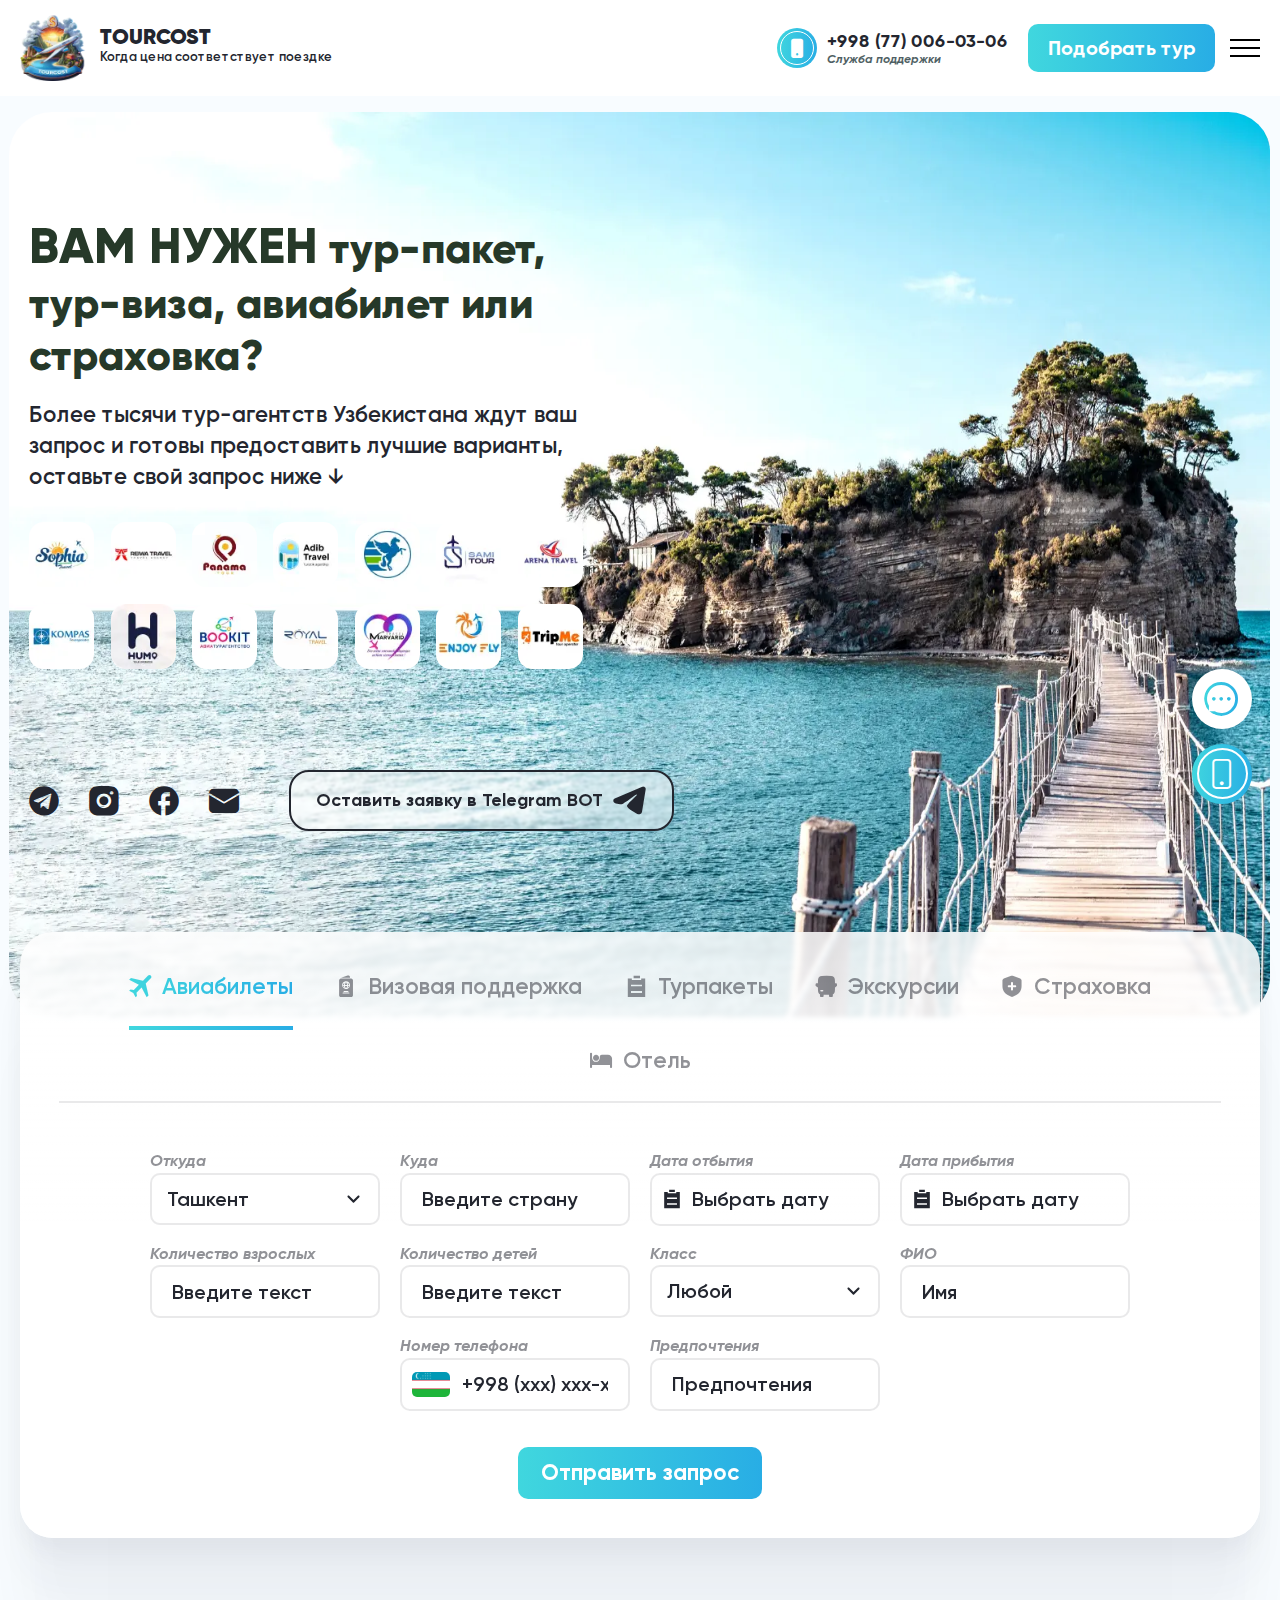
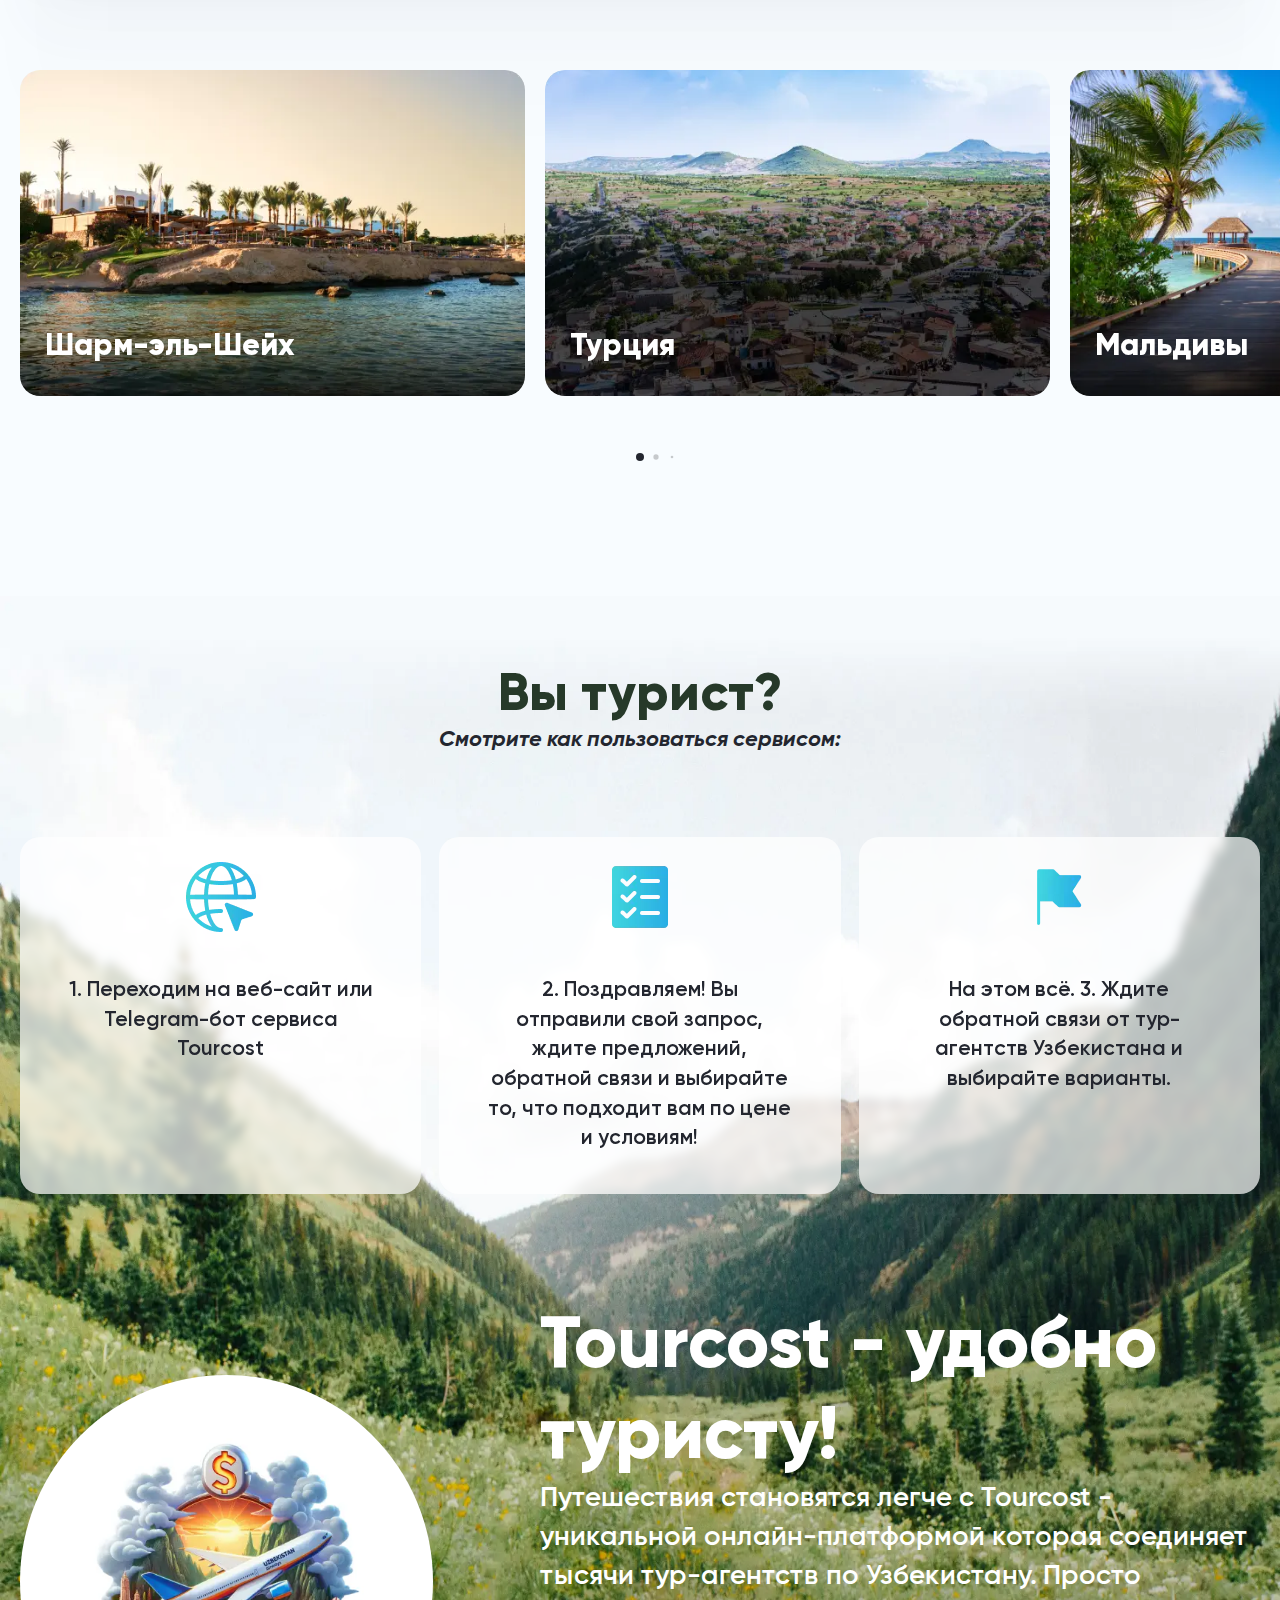
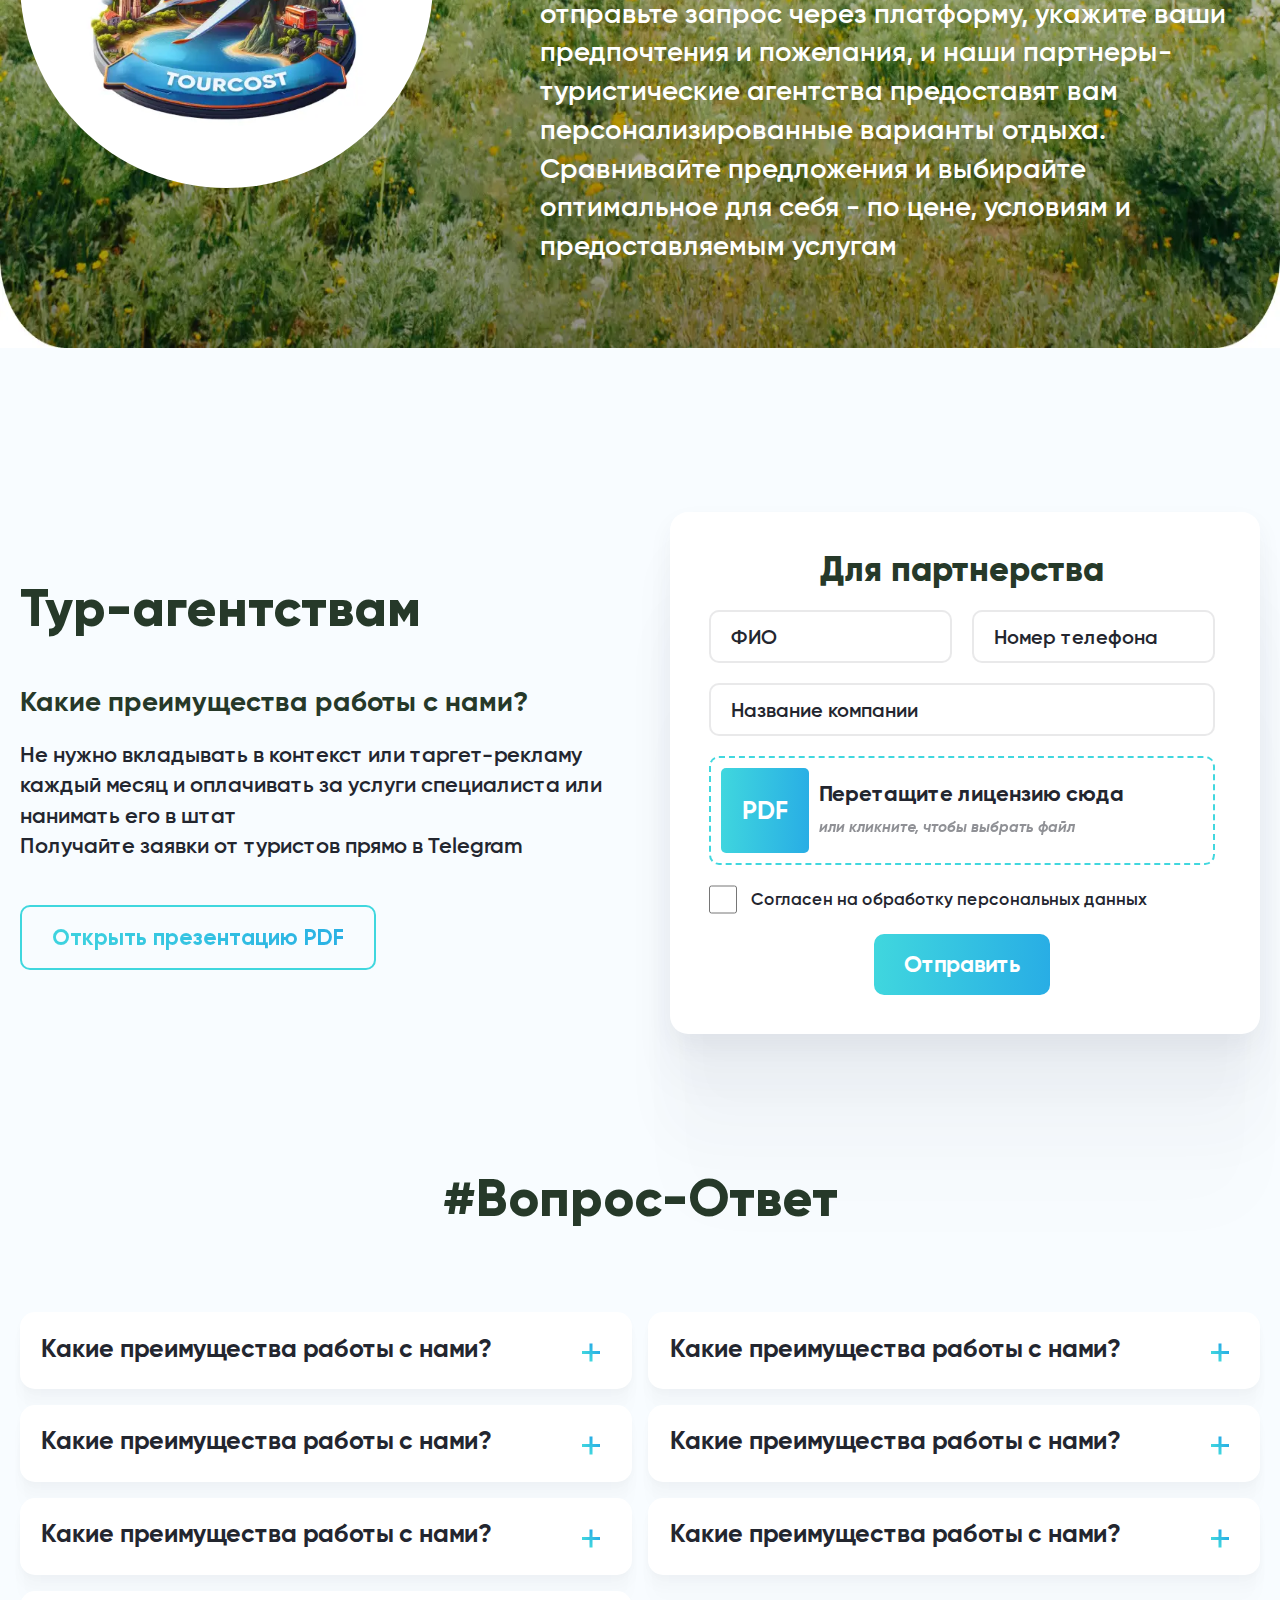
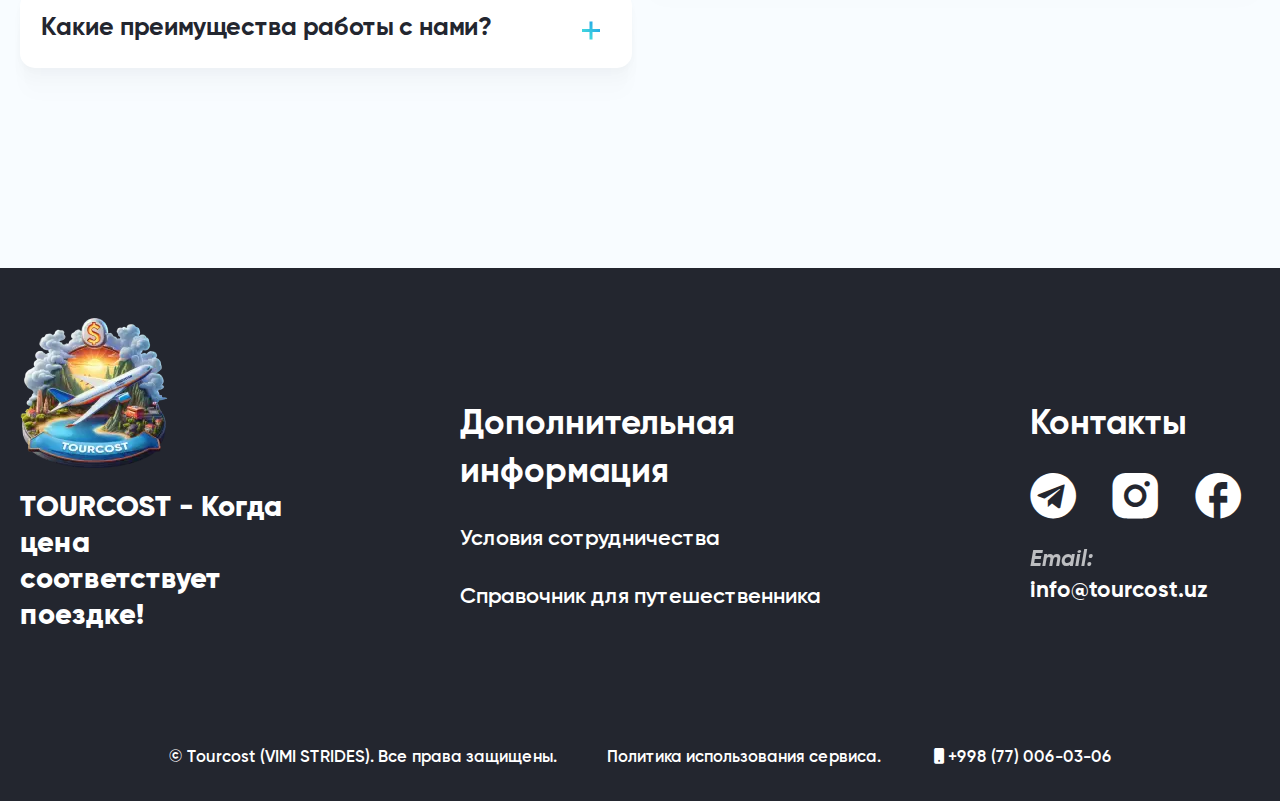
<file: index.html>
<!DOCTYPE html>
<html lang="en">

<head>
	<title>tourcost</title>
	<meta charset="UTF-8">
	<meta name="format-detection" content="telephone=no">
	<!-- <style>body{opacity: 0;}</style> -->
	<link rel="stylesheet" href="css/style.min.css?_v=20240125145622">
	<link rel="shortcut icon" href="favicon.ico">
	<!-- <meta name="robots" content="noindex, nofollow"> -->
	<meta name="viewport" content="width=device-width, initial-scale=1.0">
</head>

<body>
	<div class="wrapper">
		<header class="header">
			<div class="header__container">
				<a href="/" class="header__logo">
					<picture><source srcset="img/Logo.webp" type="image/webp"><img src="img/Logo.png" alt="logo"></picture>
					<div class="header__name"><span>TOURCOST</span> <br> Когда цена соответствует поездке</div>
				</a>
				<div class="header__menu menu">
					<nav class="menu__body">
						<ul class="menu__list">
							<li class="menu__item"><a data-goto-header data-goto=".page__tourist" href="" class="menu__link">О сервисе</a></li>
							<li class="menu__item"><a data-goto=".page__partners" href="" class="menu__link">Тур-агентствам</a></li>
							<li class="menu__item"><a data-goto=".page__faq" href="" class="menu__link">#ВопросОтвет</a></li>
						</ul>
						<div class="menu__lang lang">
							<a href="#" id="languageToggle" class="lang__ru"><img src="img/header/flag-ru.svg" alt="ru"></a>
							<a href="uz_page.html" class="lang__uz"><img src="img/header/flag-uz.svg" alt="uz"></a>
						</div>
					</nav>
					<a href="tel:+98770060306" data-da=".menu__body,767.98,1" class="menu__call call">
						<div class="call__icon-tel _icon-fone"></div>
						<div class="call__tel-info">
							<div class="call__tel">+998 (77) 006-03-06</div>
							<div class="call__text">Служба поддержки</div>
						</div>
					</a>
					<div data-da=".menu__body,767.98,last" class="menu__actions">
						<a href="#" data-goto-header data-goto=".page__trip" class="menu__button button">Подобрать тур</a>
					</div>
				</div>
				<button type="button" class="menu__icon icon-menu"><span></span></button>
			</div>
		</header>
		<main class="page">
			<section class="page__main main-section">
				<div class="main-section__box">
					<div class="main-section__container">
						<div class="main-section__content">
							<h1 class="main-section__title title"><span>Вам нужен</span> тур-пакет, тур-виза, авиабилет или страховка?</h1>
							<div class="main-section__text text">
								<p>Более тысячи тур-агентств Узбекистана ждут ваш запрос и готовы предоставить лучшие варианты, оставьте свой запрос ниже ↓</p>
							</div>
							<div class="main-section__company company">
								<div class="company__items">
									<div class="company__item">
										<picture><source srcset="img/main/logo01.webp" type="image/webp"><img src="img/main/logo01.jpg" alt="logo"></picture>
									</div>
									<div class="company__item">
										<picture><source srcset="img/main/logo02.webp" type="image/webp"><img src="img/main/logo02.jpg" alt="logo"></picture>
									</div>
									<div class="company__item">
										<picture><source srcset="img/main/logo03.webp" type="image/webp"><img src="img/main/logo03.jpg" alt="logo"></picture>
									</div>
									<div class="company__item">
										<picture><source srcset="img/main/logo04.webp" type="image/webp"><img src="img/main/logo04.jpg" alt="logo"></picture>
									</div>
									<div class="company__item">
										<picture><source srcset="img/main/logo05.webp" type="image/webp"><img src="img/main/logo05.jpg" alt="logo"></picture>
									</div>
									<div class="company__item">
										<picture><source srcset="img/main/logo06.webp" type="image/webp"><img src="img/main/logo06.jpg" alt="logo"></picture>
									</div>
									<div class="company__item">
										<picture><source srcset="img/main/logo07.webp" type="image/webp"><img src="img/main/logo07.jpg" alt="logo"></picture>
									</div>
									<div class="company__item">
										<picture><source srcset="img/main/logo08.webp" type="image/webp"><img src="img/main/logo08.jpg" alt="logo"></picture>
									</div>
									<div class="company__item">
										<picture><source srcset="img/main/logo09.webp" type="image/webp"><img src="img/main/logo09.jpg" alt="logo"></picture>
									</div>
									<div class="company__item">
										<picture><source srcset="img/main/logo10.webp" type="image/webp"><img src="img/main/logo10.jpg" alt="logo"></picture>
									</div>
									<div class="company__item">
										<picture><source srcset="img/main/logo11.webp" type="image/webp"><img src="img/main/logo11.jpg" alt="logo"></picture>
									</div>
									<div class="company__item">
										<picture><source srcset="img/main/logo12.webp" type="image/webp"><img src="img/main/logo12.jpg" alt="logo"></picture>
									</div>
									<div class="company__item">
										<picture><source srcset="img/main/logo13.webp" type="image/webp"><img src="img/main/logo13.jpg" alt="logo"></picture>
									</div>
									<div class="company__item">
										<picture><source srcset="img/main/logo14.webp" type="image/webp"><img src="img/main/logo14.jpg" alt="logo"></picture>
									</div>
								</div>
							</div>
							<div class="main-section__contacts">
								<a target="_blank" href="https://t.me/tourcost_uz" class="main-section__bg">
									<div class="main-section__chat _icon-chat"></div>
								</a>
								<a href="tel:+98770060306" class="main-section__fone _icon-fone-two"></a>
							</div>
							<div class="main-section__info">
								<div data-da=".menu__body,767.98,2" class="main-section__cosial">
									<a target="_blank" href="https://t.me/tourcost_uz" class="main-section__telegram _icon-telegram"></a>
									<a target="_blank" href="#" class="main-section__instagram _icon-instagram"></a>
									<a target="_blank" href="#" class="main-section__facebook _icon-facebook"></a>
									<a href="mailto:info@tourcost.uz@example.com" class="main-section__mail _icon-mail"></a>
								</div>
								<div class="main-section__actions">
									<a target="_blank" href="https://t.me/tourism_robot" class="main-section__button _icon-telegram-two">
										Оставить заявку в Telegram BOT
									</a>
								</div>
							</div>
						</div>
					</div>
				</div>
			</section>
			<section class="page__trip trip">
				<div class="trip__container">
					<div data-tabs class="tabs">
						<nav data-tabs-titles class="tabs__navigation">
							<button type="button" class="tabs__title _icon-airplane _tab-active">Авиабилеты</button>
							<button type="button" class="tabs__title _icon-visa">Визовая поддержка</button>
							<button type="button" class="tabs__title _icon-notes">Турпакеты</button>
							<button type="button" class="tabs__title _icon-bus">Экскурсии</button>
							<button type="button" class="tabs__title _icon-insurance">Страховка</button>
							<button type="button" class="tabs__title _icon-hotel">Отель</button>
						</nav>
						<div data-tabs-body class="tabs__content">
							<div class="tabs__body body-tabs">
								<div class="body-tabs__form form">
									<form data-ajax data-popup-message="#popup" action="files/sendmail/sendmail1.php" method="POST" class="form__body">
										<div data-one-select class="form__items">
											<div class="form__content">
												<div class="form__item">
													<label class="form__label">Откуда</label>
													<select data-required data-error="" data-scroll name="where" data-class-modif="form">
														<option value="Ташкент">Ташкент</option>
														<option value="Самарканд">Самарканд</option>
														<option value="Бухара">Бухара</option>
														<option value="Андижан">Андижан</option>
														<option value="Ургенч">Ургенч</option>
														<option value="Термез">Термез</option>
														<option value="Наманган">Наманган</option>
														<option value="Нукус">Нукус</option>
														<option value="Навои">Навои</option>
														<option value="Карши">Карши</option>
														<option value="Фергана">Фергана</option>
													</select>
												</div>
												<div class="form__item ">
													<label for="formName" class="form__label">Куда</label>
													<input autocomplete="off" data-required data-error="" type="text" name="fromWhere" placeholder="Введите страну" class="input input-deys">
												</div>
												<!-- <div class="form__item">
														<label class="form__label">Куда</label>
														<select data-required data-error="" name="form[]" data-class-modif="form">
															<option value="" selected>Выбрать</option>
															<option value="1">Турция</option>
															<option value="2">Мальдивы</option>
															<option value="3">Дубай</option>
															<option value="4">Вьетнам</option>
															<option value="5">Грузия</option>
															<option value="6">Азербайджан</option>
															<option value="7">Саудовская Аравия</option>
															<option value="8">Шри-Ланка</option>
															<option value="9">Чехия</option>
															<option value="10">Болгария</option>
															<option value="11">Великобритания</option>
															<option value="12">Индонезия</option>
															<option value="13">Италия</option>
															<option value="14">Катар</option>
															<option value="15">Словения</option>
															<option value="16">Малайзия</option>
															<option value="17">Оман</option>
															<option value="18">Сейшелы</option>
															<option value="19">Франция</option>
															<option value="20">Греция</option>
															<option value="21">Другое</option>
														</select>
													</div> -->
												<div class="form__item">
													<label for="formDeparture" class="form__label">Дата отбытия</label>
													<input autocomplete="off" data-required data-datepicker data-error="" type="text" readonly id="formDeparture" name="departure" placeholder="Выбрать дату" class="input input-departure input-deys">
												</div>
												<div class="form__item">
													<label for="formАrrival" class="form__label">Дата прибытия</label>
													<input autocomplete="off" data-required data-datepicker-two data-error="" type="text" readonly id="formАrrival" name="arrival" placeholder="Выбрать дату" class="input input-departure input-deys">
												</div>
												<div class="form__item">
													<label for="formName" class="form__label">Количество взрослых</label>
													<input autocomplete="off" data-required data-error="" type="number" id="formName" name="adults" placeholder="Введите текст" class="input input-deys">
												</div>
												<div class="form__item">
													<label for="formName" class="form__label">Количество детей</label>
													<input autocomplete="off" data-required data-error="" type="number" id="formName" name="children" placeholder="Введите текст" class="input input-deys">
												</div>
												<div class="form__item">
													<label class="form__label">Kласс</label>
													<select data-scroll name="class" data-class-modif="form">
														<option value="Любой">Любой</option>
														<option value="Економ">Економ</option>
														<option value="Бизнесс">Бизнесс</option>
													</select>
												</div>
												<div class="form__item item-name">
													<label for="formName" class="form__label">ФИО</label>
													<input autocomplete="off" data-required data-error="" type="text" id="formName" name="name" placeholder="Имя" class="input input-deys">
												</div>
												<div class="form__item item-phone">
													<label for="formTelephone" class="form__label">Номер телефона</label>
													<input data-required data-inputmask="'mask': '+\\9\\98-99-999-9999'" type="namber" id="formTelephone" name="telephone" data-error="" placeholder="+998 (ххх) ххх-хх-хх" class="input input-tel input-deys">
												</div>
												<div class="form__item item-preferences">
													<label for="formText" class="form__label">Предпочтения</label>
													<input autocomplete="off" type="text" id="formText" name="preference" placeholder="Предпочтения" class="input input-deys">
												</div>
											</div>
											<div class="form__box">
												<div class="form__actions">
													<button type="submit" class="form__button button button-stretch">Отправить запрос</button>
												</div>
											</div>
										</div>
									</form>
								</div>
							</div>
							<div class="tabs__body body-tabs">
								<div class="body-tabs__form form">
									<form data-ajax data-popup-message="#popup" action="files/sendmail/sendmail2.php" method="POST" class="form__body">
										<div data-one-select class="form__items">
											<div class="form__content">
												<div class="form__item ">
													<label for="formName" class="form__label">Страна</label>
													<input autocomplete="off" data-required data-error="" type="text" name="where1" placeholder="Введите страну" class="input input-deys">
												</div>
												<div class="form__item">
													<label class="form__label">Какая виза</label>
													<select data-scroll data-required data-error="" name="fromWhere1" data-class-modif="form">
														<option value="" selected>Выбрать</option>
														<option value="Туристическая виза">Туристическая виза</option>
														<option value="Гостевая виза">Гостевая виза</option>
														<option value="Деловая виза">Деловая виза</option>
														<option value="Транзитная виза">Транзитная виза</option>
														<option value="Рабочая виза">Рабочая виза</option>
													</select>
												</div>
												<div class="form__item">
													<label for="formDeparture" class="form__label">Примерные даты</label>
													<input autocomplete="off" data-required data-datepicker-three data-error="" type="text" readonly id="formDeparture" name="departure1" placeholder="Выбрать дату" class="input input-departure input-deys">
												</div>
												<!-- <div class="form__item">
														<label class="form__label">Туристы</label>
														<select name="form[]" data-class-modif="form-two">
															<option value="2">1 Взрослый, 1 ребенок</option>
															<option value="3">Пункт №2</option>
															<option value="4">Пункт №3</option>
															<option value="5">Пункт №4</option>
														</select>
													</div> -->
												<div class="form__item">
													<label for="formName" class="form__label">Количество взрослых</label>
													<input autocomplete="off" data-required data-error="" type="number" id="formName" name="adults1" placeholder="Введите текст" class="input input-deys">
												</div>
												<div class="form__item">
													<label for="formName" class="form__label">Количество детей</label>
													<input autocomplete="off" data-required data-error="" type="number" id="formName" name="children1" placeholder="Введите текст" class="input input-deys">
												</div>
												<div class="form__item">
													<label class="form__label">Авиаперелёт </label>
													<select data-scroll name="class1" data-class-modif="form">
														<option value="Любой">Любой</option>
														<option value="Економ">Економ</option>
														<option value="Бизнесс">Бизнесс</option>
													</select>
												</div>
												<div class="form__item item-name">
													<label for="formName" class="form__label">ФИО</label>
													<input autocomplete="off" data-required data-error="" type="text" name="name1" placeholder="Имя" class=" input input-deys">
												</div>
												<div class="form__item item-phone">
													<label for="formTelephone" class="form__label">Номер телефона</label>
													<input data-required data-inputmask="'mask': '+\\9\\98-99-999-9999'" type="namber" id="formTelephone" name="telephone1" data-error="" placeholder="+998 (ххх) ххх-хх-хх" class="input input-tel input-deys">
												</div>
												<div class="form__item item-preferences">
													<label for="formText" class="form__label">Предпочтения</label>
													<input autocomplete="off" type="text" name="preference1" placeholder="Предпочтения" class="input input-deys">
												</div>
											</div>
											<div class="form__box">
												<div class="form__actions">
													<button type="submit" class="form__button button-stretch button">Отправить запрос</button>
												</div>
											</div>
										</div>
									</form>
								</div>
							</div>
							<div class="tabs__body body-tabs">
								<div class="body-tabs__form form">
									<form data-ajax data-popup-message="#popup" action="files/sendmail/sendmail3.php" method="POST" class="form__body">
										<div data-one-select class="form__items">
											<div class="form__content">
												<div class="form__item">
													<label class="form__label">Откуда</label>
													<select data-scroll name="where2" data-class-modif="form">
														<option value="Ташкент">Ташкент</option>
														<option value="Самарканд">Самарканд</option>
														<option value="Фергана">Фергана</option>
													</select>
												</div>
												<div class="form__item">
													<label class="form__label">Направление</label>
													<select data-scroll data-required data-error="" name="fromWhere2" data-class-modif="form">
														<option value="" selected>Выбрать</option>
														<option value="Турция">Турция</option>
														<option value="Мальдивы">Мальдивы</option>
														<option value="Дубай">Дубай</option>
														<option value="Вьетнам">Вьетнам</option>
														<option value="Грузия">Грузия</option>
														<option value="Азербайджан">Азербайджан</option>
														<option value="Саудовская Аравия">Саудовская Аравия</option>
														<option value="Шри-Ланка">Шри-Ланка</option>
														<option value="Чехия">Чехия</option>
														<option value="Болгария">Болгария</option>
														<option value="Великобритания">Великобритания</option>
														<option value="Индонезия">Индонезия</option>
														<option value="Италия">Италия</option>
														<option value="Катар">Катар</option>
														<option value="Словения">Словения</option>
														<option value="Малайзия">Малайзия</option>
														<option value="Оман">Оман</option>
														<option value="Сейшелы">Сейшелы</option>
														<option value="Франция">Франция</option>
														<option value="Греция">Греция</option>
														<option value="Другое">Другое</option>
													</select>
												</div>
												<div class="form__item">
													<label for="formDeparture" class="form__label">Даты</label>
													<input autocomplete="off" data-required data-datepicker-four data-error="" type="text" readonly id="formDeparture" name="departure2" placeholder="Выбрать дату" class="input input-departure input-deys">
												</div>
												<!-- <div class="form__item">
														<label class="form__label">Туристы</label>
														<select name="form[]" data-class-modif="form">
															<option value="2">2 взрослых</option>
															<option value="3">Пункт №2</option>
															<option value="4">Пункт №3</option>
															<option value="5">Пункт №4</option>
														</select>
													</div> -->
												<div class="form__item">
													<label for="formName" class="form__label">Количество взрослых</label>
													<input autocomplete="off" data-required data-error="" type="number" id="formName" name="adults2" placeholder="Введите текст" class="input input-deys">
												</div>
												<div class="form__item">
													<label for="formName" class="form__label">Количество детей</label>
													<input autocomplete="off" data-required data-error="" type="number" id="formName" name="children2" placeholder="Введите текст" class="input input-deys">
												</div>
												<div class="form__item">
													<label class="form__label">Авиаперелёт </label>
													<select name="class2" data-class-modif="form">
														<option value="Любой">Любой</option>
														<option value="Економ">Економ</option>
														<option value="Бизнесс">Бизнесс</option>
													</select>
												</div>
												<div class="form__item">
													<label class="form__label">Питание</label>
													<select data-required data-error="" name="eat2" data-class-modif="form">
														<option value="AI">AI</option>
														<option value="FB">FB</option>
														<option value="HB">HB</option>
														<option value="BB">BB</option>
														<option value="Без питания">Без питания</option>
													</select>
												</div>
												<div class="form__item">
													<label class="form__label">Сколько звезд отель</label>
													<select name="stars2" data-class-modif="form-three">
														<option value="5★">5★</option>
														<option value="4★">4★</option>
														<option value="3★">3★</option>
														<option value="2★">2★</option>
													</select>
												</div>
												<!-- <div class="form__item">
														<label class="form__label">На сколько дней</label>
														<select data-required data-error="" name="form[]" data-class-modif="form">
															<option value="1">7</option>
															<option value="2">14</option>
														</select>
													</div> -->
												<div class="form__item">
													<label for="formName" class="form__label">Количество дней</label>
													<input autocomplete="off" data-required data-error="" type="number" id="formName" name="deys2" placeholder="Ввести" class="input input-deys">
												</div>
												<div class="form__item">
													<label class="form__label">Трансфер</label>
													<select name="transfer2" data-class-modif="form">
														<option value="Групповой">Групповой</option>
														<option value="Индивидуальный">Индивидуальный</option>
													</select>
												</div>
												<div class="form__item item-name">
													<label for="formName" class="form__label">ФИО</label>
													<input autocomplete="off" data-required data-error="" type="text" id="formName" name="name2" placeholder="Имя" class="input input-deys">
												</div>
												<div class="form__item item-phone">
													<label for="formTelephone" class="form__label">Номер телефона</label>
													<input data-required data-inputmask="'mask': '+\\9\\98-99-999-9999'" type="text" id="formTelephone" name="telephone2" data-error="" placeholder="+998 (ххх) ххх-хх-хх" class="input input-tel input-deys">
												</div>
												<div class="form__item item-preferences">
													<label for="formText" class="form__label">Предпочтения</label>
													<input autocomplete="off" type="text" id="formText" name="preference2" placeholder="Предпочтения" class="input input-deys">
												</div>
											</div>
											<div class="form__box">
												<div class="form__actions">
													<button type="submit" class="form__button button button-stretch">Отправить запрос</button>
												</div>
											</div>
										</div>
									</form>
								</div>
							</div>
							<div class="tabs__body body-tabs">
								<div class="body-tabs__form form">
									<form data-ajax data-popup-message="#popup" action="files/sendmail/sendmail4.php" method="POST" class="form__body">
										<div data-one-select class="form__items">
											<div class="form__content">
												<div class="form__item item-name">
													<label for="formName" class="form__label">ФИО</label>
													<input autocomplete="off" data-required data-error="" type="text" name="name3" placeholder="Имя" class="input-name input-two input">
												</div>
												<div class="form__item item-phone">
													<label for="formTelephone" class="form__label">Номер телефона</label>
													<input data-required data-inputmask="'mask': '+\\9\\98-99-999-9999'" type="text" id="formTelephone" name="telephone3" data-error="" placeholder="+998 (ххх) ххх-хх-хх" class="input input-two input-tel">
												</div>
												<div class="form__item item-name">
													<label for="formName" class="form__label">Страна, где вы ищите экскурсию</label>
													<input autocomplete="off" data-required data-error="" type="text" name="preference3" placeholder="Введите страну" class="input-name input-two input">
												</div>
											</div>
											<div class="form__box">
												<div class="form__actions">
													<button type="submit" class="form__button button button-stretch">Отправить запрос</button>
												</div>
											</div>
										</div>
									</form>
								</div>
							</div>
							<div class="tabs__body body-tabs">
								<div class="body-tabs__form form">
									<form data-ajax data-popup-message="#popup" action="files/sendmail/sendmail5.php" method="POST" class="form__body">
										<div data-one-select class="form__items">
											<div class="form__content">
												<div class="form__item ">
													<label for="formName" class="form__label">Страна отправления</label>
													<input autocomplete="off" data-required data-error="" type="text" name="country4" placeholder="Введите страну" class="input input-deys">
												</div>
												<div class="form__item">
													<label for="formDeparture" class="form__label">Туда</label>
													<input autocomplete="off" data-required data-datepicker-five data-error="" type="text" readonly id="formDeparture" name="where4" placeholder="Выбрать дату" class="input input-departure input-deys">
												</div>
												<div class="form__item">
													<label for="formАrrival" class="form__label">Обратно</label>
													<input autocomplete="off" data-required data-datepicker-six data-error="" type="text" readonly id="formАrrival" name="fromWhere4" placeholder="Выбрать дату" class="input input-departure input-deys">
												</div>
												<div class="form__item">
													<label for="formName" class="form__label">Количество дней</label>
													<input autocomplete="off" data-required data-error="" type="number" id="formName" name="departure4" placeholder="Ввести" class="input input-deys">
												</div>
												<!-- <div class="form__item">
														<label class="form__label">Туристы</label>
														<select name="form[]" data-class-modif="form">
															<option value="2">2 взрослых</option>
															<option value="3">Пункт №2</option>
															<option value="4">Пункт №3</option>
															<option value="5">Пункт №4</option>
														</select>
													</div> -->
												<div class="form__item">
													<label for="formName" class="form__label">Количество взрослых</label>
													<input autocomplete="off" data-required data-error="" type="number" id="formName" name="adults4" placeholder="Введите текст" class="input input-deys">
												</div>
												<div class="form__item">
													<label for="formName" class="form__label">Количество детей</label>
													<input autocomplete="off" data-required data-error="" type="number" id="formName" name="children4" placeholder="Введите текст" class="input input-deys">
												</div>
												<div class="form__item">
													<label class="form__label">Авиаперелёт </label>
													<select data-scroll name="class4" data-class-modif="form">
														<option value="Любой">Любой</option>
														<option value="Економ">Економ</option>
														<option value="Бизнесс">Бизнесс</option>
													</select>
												</div>
												<div class="form__item item-name">
													<label for="formName" class="form__label">ФИО</label>
													<input autocomplete="off" data-required data-error="" type="text" id="formName" name="name4" placeholder="Имя" class="input input-deys">
												</div>
												<div class="form__item item-phone">
													<label for="formTelephone" class="form__label">Номер телефона</label>
													<input data-required data-inputmask="'mask': '+\\9\\98-99-999-9999'" type="text" id="formTelephone" name="telephone4" data-error="" placeholder="+998 (ххх) ххх-хх-хх" class="input input-tel input-deys">
												</div>
												<div class="form__item item-preferences">
													<label for="formText" class="form__label">Предпочтения</label>
													<input autocomplete="off" type="text" id="formText" name="preference4" placeholder="Предпочтения" class="input input-deys">
												</div>
											</div>
											<div class="form__box">
												<div class="form__actions">
													<button type="submit" class="form__button button button-stretch">Отправить запрос</button>
												</div>
											</div>
										</div>
									</form>
								</div>
							</div>
							<div class="tabs__body body-tabs">
								<div class="body-tabs__form form">
									<form data-ajax data-popup-message="#popup" action="files/sendmail/sendmail6.php" method="POST" class="form__body">
										<div data-one-select class="form__items">
											<div class="form__content">
												<div class="form__item">
													<label class="form__label">Направление (страна)</label>
													<select data-scroll data-required data-error="" name="country5" data-class-modif="form">
														<option value="" selected>Выбрать</option>
														<option value="Турция">Турция</option>
														<option value="Мальдивы">Мальдивы</option>
														<option value="Дубай">Дубай</option>
														<option value="Вьетнам">Вьетнам</option>
														<option value="Грузия">Грузия</option>
														<option value="Азербайджан">Азербайджан</option>
														<option value="Саудовская Аравия">Саудовская Аравия</option>
														<option value="Шри-Ланка">Шри-Ланка</option>
														<option value="Чехия">Чехия</option>
														<option value="Болгария">Болгария</option>
														<option value="Великобритания">Великобритания</option>
														<option value="Индонезия">Индонезия</option>
														<option value="Италия">Италия</option>
														<option value="Катар">Катар</option>
														<option value="Словения">Словения</option>
														<option value="Малайзия">Малайзия</option>
														<option value="Оман">Оман</option>
														<option value="Сейшелы">Сейшелы</option>
														<option value="Франция">Франция</option>
														<option value="Греция">Греция</option>
														<option value="Другое">Другое</option>
													</select>
												</div>
												<div class="form__item">
													<label for="formDeparture" class="form__label">Дата отбытия</label>
													<input autocomplete="off" data-required data-datepicker-eight data-error="" type="text" readonly id="formDeparture" name="where5" placeholder="Выбрать дату" class="input input-departure input-deys">
												</div>
												<div class="form__item">
													<label class="form__label">Сколько звезд отель</label>
													<select data-scroll name="stars5" data-class-modif="form-three">
														<option value="5★">5★</option>
														<option value="4★">4★</option>
														<option value="3★">3★</option>
														<option value="2★">2★</option>
													</select>
												</div>
												<!-- <div class="form__item">
														<label class="form__label">Туристы</label>
														<select name="form[]" data-class-modif="form-two">
															<option value="2">2 взрослых</option>
															<option value="3">Пункт №2</option>
															<option value="4">Пункт №3</option>
															<option value="5">Пункт №4</option>
														</select>
													</div> -->
												<div class="form__item">
													<label for="formName" class="form__label">Количество взрослых</label>
													<input autocomplete="off" data-required data-error="" type="number" id="formName" name="adults5" placeholder="Введите текст" class="input input-deys">
												</div>
												<div class="form__item">
													<label for="formName" class="form__label">Количество детей</label>
													<input autocomplete="off" data-required data-error="" type="number" id="formName" name="children5" placeholder="Введите текст" class="input input-deys">
												</div>
												<div class="form__item">
													<label class="form__label">Авиаперелёт </label>
													<select data-scroll name="class5" data-class-modif="form">
														<option value="Любой">Любой</option>
														<option value="Економ">Економ</option>
														<option value="Бизнесс">Бизнесс</option>
													</select>
												</div>
												<div class="form__item item-name">
													<label for="formName" class="form__label">ФИО</label>
													<input autocomplete="off" data-required data-error="" type="text" id="formName" name="name5" placeholder="Имя" class="input input-deys">
												</div>
												<div class="form__item item-phone">
													<label for="formTelephone" class="form__label">Номер телефона</label>
													<input data-required data-inputmask="'mask': '+\\9\\98-99-999-9999'" type="text" id="formTelephone" name="telephone5" data-error="" placeholder="+998 (ххх) ххх-хх-хх" class="input input-tel input-deys">
												</div>
												<div class="form__item item-preferences">
													<label for="formText" class="form__label">Предпочтения</label>
													<input autocomplete="off" type="text" id="formText" name="preference5" placeholder="Предпочтения" class="input input-deys">
												</div>
											</div>
											<div class="form__box">
												<div class="form__actions">
													<button type="submit" class="form__button button button-stretch">Отправить запрос</button>
												</div>
											</div>
										</div>
									</form>
								</div>
							</div>
						</div>
					</div>
				</div>
			</section>
			<section class="page__journey journey">
				<div class="journey__container">
					<!-- Оболонка слайдера -->
					<div class="journey__slider swiper-journey">
						<!-- Частина слайдера, що рухається -->
						<div class="journey__wrapper swiper-wrapper">
							<!-- Слайд -->
							<div class="journey__slide swiper-slide">
								<div class="journey__slide-body">
									<picture><source srcset="img/journey/sharm-el-sheikh.webp" type="image/webp"><img src="img/journey/sharm-el-sheikh.jpg" alt="sharm-el-sheikh" class="journey__slide-img ibg"></picture>
									<div class="journey__slide-content journe-slide-content__sharm">
										<div class="journey__slide-title">Шарм-эль-Шейх</div>
										<div class="journey__slide-text">
											<p>Шарм-эль-Шейх - это известный курортный город на юге Синайского полуострова в Египте, расположенный на берегу Красного моря. Это место привлекает туристов благодаря своим красивым пляжам с белым песком, богатым подводным миром и отличными возможностями для занятий дайвингом и сноркелингом.</p>
										</div>
									</div>
								</div>
							</div>
							<div class="journey__slide swiper-slide">
								<div class="journey__slide-body">
									<picture><source srcset="img/journey/türkiye.webp" type="image/webp"><img src="img/journey/türkiye.jpg" alt="türkiye" class="journey__slide-img ibg"></picture>
									<div class="journey__slide-content">
										<div class="journey__slide-title">Турция</div>
										<div class="journey__slide-text">
											<p>Исторические места, такие как Стамбул с его смесью византийских, османских и современных влияний, собор Святой Софии и Голубая мечеть, являются привлекательными для путешественников, увлекающихся историей и архитектурой.</p>
										</div>
									</div>
								</div>
							</div>
							<div class="journey__slide swiper-slide">
								<div class="journey__slide-body">
									<picture><source srcset="img/journey/maldives.webp" type="image/webp"><img src="img/journey/maldives.jpg" alt="maldives" class="journey__slide-img ibg"></picture>
									<div class="journey__slide-content journe-slide-content__maldives">
										<div class="journey__slide-title">Мальдивы</div>
										<div class="journey__slide-text">
											<p>Мальдивы известны своими роскошными курортами на частных островах, где туристы могут наслаждаться уединением, роскошными виллами на воде (водные бунгало) и высоким уровнем обслуживания. </p>
										</div>
									</div>
								</div>
							</div>
							<div class="journey__slide swiper-slide">
								<div class="journey__slide-body">
									<picture><source srcset="img/journey/dubai.webp" type="image/webp"><img src="img/journey/dubai.jpg" alt="sharm-el-sheikh" class="journey__slide-img ibg"></picture>
									<div class="journey__slide-content">
										<div class="journey__slide-title">Дубай</div>
										<div class="journey__slide-text">
											<p>Дубай - это современный и роскошный город в Объединённых Арабских Эмиратах, известный своими высокими небоскрёбами, роскошными отелями, бесконечными возможностями для шопинга и развлечений.</p>
										</div>
									</div>
								</div>
							</div>
							<div class="journey__slide swiper-slide">
								<div class="journey__slide-body">
									<picture><source srcset="img/journey/vietnam.webp" type="image/webp"><img src="img/journey/vietnam.jpg" alt="sharm-el-sheikh" class="journey__slide-img ibg"></picture>
									<div class="journey__slide-content">
										<div class="journey__slide-title">Вьетнам</div>
										<div class="journey__slide-text">
											<p>Исторические города, такие как Ханой, с его старинными храмами и оживленными рынками, и Хой Ан, признанная ЮНЕСКО, с удивительной архитектурой, предоставляют уникальный взгляд на историю и культуру страны.</p>
										</div>
									</div>
								</div>
							</div>
							<div class="journey__slide swiper-slide">
								<div class="journey__slide-body">
									<picture><source srcset="img/journey/georgia.webp" type="image/webp"><img src="img/journey/georgia.jpg" alt="georgia" class="journey__slide-img ibg"></picture>
									<div class="journey__slide-content journe-slide-content__georgia">
										<div class="journey__slide-title">Грузия</div>
										<div class="journey__slide-text">
											<p>Грузия славится своими природными богатствами, включая Кавказские горы, живописные долины, озера и водопады. Регионы, такие как Сванетия, Казбеги и Боржоми, предлагают уникальные возможности для активного отдыха, треккинга, альпинизма и наслаждения прекрасными пейзажами.</p>
										</div>
									</div>
								</div>
							</div>
							<div class="journey__slide swiper-slide">
								<div class="journey__slide-body">
									<picture><source srcset="img/journey/azerbaijan.webp" type="image/webp"><img src="img/journey/azerbaijan.jpg" alt="sharm-el-sheikh" class="journey__slide-img ibg"></picture>
									<div class="journey__slide-content">
										<div class="journey__slide-title">Азербайджан</div>
										<div class="journey__slide-text">
											<p>Азербайджан славится своей природной красотой, включая Гянджу, регион известный своими виноградниками и винодельческими предприятиями, а также регион Шеки с его живописными пейзажами, водопадами и древними замками.</p>
										</div>
									</div>
								</div>
							</div>
							<div class="journey__slide swiper-slide">
								<div class="journey__slide-body">
									<picture><source srcset="img/journey/india.webp" type="image/webp"><img src="img/journey/india.jpg" alt="sharm-el-sheikh" class="journey__slide-img ibg"></picture>
									<div class="journey__slide-content">
										<div class="journey__slide-title">Индия</div>
										<div class="journey__slide-text">
											<p>Индийская культура включает в себя разнообразие языков, религий, кухни и традиций. Туристы могут насладиться разнообразием кулинарных блюд от карри и тандури до сладких десертов, посетить ярмарки, фестивали и народные празднества.</p>
										</div>
									</div>
								</div>
							</div>
							<div class="journey__slide swiper-slide">
								<div class="journey__slide-body">
									<picture><source srcset="img/journey/thailand.webp" type="image/webp"><img src="img/journey/thailand.jpg" alt="sharm-el-sheikh" class="journey__slide-img ibg"></picture>
									<div class="journey__slide-content">
										<div class="journey__slide-title">Таиланд</div>
										<div class="journey__slide-text">
											<p>Берега Таиланда усыпаны чистыми песчаными пляжами, как на островах, так и на континентальной части, что делает его идеальным местом для любителей солнца, пляжного отдыха и водных развлечений.</p>
										</div>
									</div>
								</div>
							</div>
						</div>
					</div>
					<!-- Якщо потрібна пагінація -->
					<div class="swiper-pagination"></div>
				</div>
			</section>
			<section class="page__tourist tourist">
				<div class="tourist__container">
					<div class="tourist__body">
						<div class="tourist__header">
							<h2 class="tourist__title">Вы турист?</h2>
							<div class="tourist__label">Смотрите как пользоваться сервисом:</div>
						</div>
						<div class="tourist__cards cards-tourist">
							<div class="cards-tourist__card">
								<div class="cards-tourist__items">
									<div class="cards-tourist__icon">
										<picture><source srcset="img/tourist/icon01.webp" type="image/webp"><img src="img/tourist/icon01.png" alt=""></picture>
									</div>
									<div class="cards-tourist__text">
										<p>1. Переходим на веб-сайт или Telegram-бот сервиса Tourcost</p>
									</div>
								</div>
							</div>
							<div class="cards-tourist__card">
								<div class="cards-tourist__items">
									<div class="cards-tourist__icon">
										<picture><source srcset="img/tourist/icon02.webp" type="image/webp"><img src="img/tourist/icon02.png" alt=""></picture>
									</div>
									<div class="cards-tourist__text">
										<p>2. Поздравляем! Вы отправили свой запрос, ждите предложений, обратной связи и выбирайте то, что подходит вам по цене и условиям!</p>
									</div>
								</div>
							</div>
							<div class="cards-tourist__card">
								<div class="cards-tourist__items">
									<div class="cards-tourist__icon">
										<picture><source srcset="img/tourist/icon03.webp" type="image/webp"><img src="img/tourist/icon03.png" alt=""></picture>
									</div>
									<div class="cards-tourist__text">
										<p>На этом всё.
											3. Ждите обратной связи от тур-агентств Узбекистана и выбирайте варианты.</p>
									</div>
								</div>
							</div>
						</div>
						<div class="tourist__content">
							<div class="tourist__logo">
								<picture><source srcset="img/tourist/logo.webp" type="image/webp"><img src="img/tourist/logo.jpg" alt="" class="tourist__logo-img ibg"></picture>
							</div>
							<div class="tourist__items">
								<h4 class="tourist__title-two">Tourcost - удобно туристу!</h4>
								<div class="tourist__text">
									<p>Путешествия становятся легче с Tourcost - уникальной онлайн-платформой которая соединяет тысячи тур-агентств по Узбекистану. Просто отправьте запрос через платформу, укажите ваши предпочтения и пожелания, и наши партнеры-туристические агентства предоставят вам персонализированные варианты отдыха. Сравнивайте предложения и выбирайте оптимальное для себя - по цене, условиям и предоставляемым услугам</p>
								</div>
							</div>
						</div>
					</div>
				</div>
			</section>
			<section class="page__partners partners">
				<div class="partners__container">
					<div class="partners__box">
						<div class="partners__body">
							<div class="partners__content">
								<div class="partners__title">Тур-агентствам</div>
								<div class="partners__label">Какие преимущества работы с нами?</div>
								<div class="partners__text">
									<p>Не нужно вкладывать в контекст или таргет-рекламу каждый месяц и оплачивать за услуги специалиста или нанимать его в штат</p>
									<p>Получайте заявки от туристов прямо в Telegram</p>
								</div>
								<div class="partners__actions">
									<a href="#" class="partners__button">Открыть презентацию PDF</a>
								</div>
							</div>
						</div>
						<div class="partners__form form-partners">
							<form data-ajax data-popup-message="#popup-partners" action="files/sendmail/sendmail.php" method="POST" class="form-partners__body" enctype="multipart/form-data">
								<div class="form-partners__items">
									<div class="form-partners__title">Для партнерства</div>
									<div class="form-partners__box">
										<div class="form-partners__item">
											<input data-required type="text" name="namePartners" placeholder="ФИО" class="input partners-input ">
										</div>
										<div class="form-partners__item">
											<input data-required data-inputmask="'mask': '+\\9\\98-99-999-9999'" name="telefonCompany" type="telephone" placeholder="Номер телефона" class="input partners-input">
										</div>
									</div>
									<div class="form-partners__item">
										<input data-required type="text" name="nameCompany" placeholder="Название компании" class="input partners-input">
									</div>
									<div class="form-partners__item">
										<div class="form-partners__file file-form-partners">
											<div class="file-form-partners__item">
												<input id="formImage" data-required type="file" accept=".pdf, .docx" name="image" placeholder="" class="input partners-input-file">
												<div class="file-form-partners__content">
													<div id="formPreview" class="file-form-partners__pdf">PDF</div>
													<div class="file-form-partners__button">Перетащите лицензию сюда <br> <span>или кликните, чтобы выбрать файл</span></div>
												</div>
											</div>
										</div>
									</div>
									<div class="form-partners__item">
										<div class="form-partners__checkbox">
											<input data-required type="checkbox" name="agreement" placeholder="ФИО" class="input partners-input-checkbox">
											<label for="agreement" class="form-partners__checkbox-label">Согласен на обработку персональных данных</label>
										</div>
									</div>
									<div class="form-partners__actions">
										<button type="submit" class="form-partners__button button">Отправить</button>
									</div>
								</div>
							</form>
						</div>
					</div>
				</div>
			</section>
			<section data-fp-section class="page__faq faq">
				<div class="faq__container">
					<div class="faq__header">
						<h3 data-watch data-watch-once class="faq__title">#Вопрос-Ответ</h3>
					</div>
					<div data-one-spoller data-spollers class="spollers">
						<div data-watch data-watch-once class="spollers__column">
							<details class="spollers__item">
								<summary data-spoller-close class="spollers__title">Какие преимущества работы с нами?</summary>
								<div class="spollers__body">
									<p>Не нужно вкладывать в контекст или таргет-рекламу каждый месяц и оплачивать за услуги специалиста или нанимать его в штат. Не нужно вкладывать в контекст или таргет-рекламу каждый месяц и оплачивать за услуги специалиста или нанимать его в штат.</p>
								</div>
							</details>
							<details class="spollers__item">
								<summary data-spoller-close class="spollers__title">Какие преимущества работы с нами?</summary>
								<div class="spollers__body">
									<p>Не нужно вкладывать в контекст или таргет-рекламу каждый месяц и оплачивать за услуги специалиста или нанимать его в штат. Не нужно вкладывать в контекст или таргет-рекламу каждый месяц и оплачивать за услуги специалиста или нанимать его в штат.</p>
								</div>
							</details>
							<details class="spollers__item">
								<summary data-spoller-close class="spollers__title">Какие преимущества работы с нами?</summary>
								<div class="spollers__body">
									<p>Не нужно вкладывать в контекст или таргет-рекламу каждый месяц и оплачивать за услуги специалиста или нанимать его в штат. Не нужно вкладывать в контекст или таргет-рекламу каждый месяц и оплачивать за услуги специалиста или нанимать его в штат.</p>
								</div>
							</details>
							<details class="spollers__item">
								<summary data-spoller-close class="spollers__title">Какие преимущества работы с нами?</summary>
								<div class="spollers__body">
									<p>Не нужно вкладывать в контекст или таргет-рекламу каждый месяц и оплачивать за услуги специалиста или нанимать его в штат. Не нужно вкладывать в контекст или таргет-рекламу каждый месяц и оплачивать за услуги специалиста или нанимать его в штат.</p>
								</div>
							</details>
						</div>
						<div data-watch data-watch-once class="spollers__column-two">
							<details class="spollers__item">
								<summary data-spoller-close class="spollers__title">Какие преимущества работы с нами?</summary>
								<div class="spollers__body">
									<p>LНе нужно вкладывать в контекст или таргет-рекламу каждый месяц и оплачивать за услуги специалиста или нанимать его в штат. Не нужно вкладывать в контекст или таргет-рекламу каждый месяц и оплачивать за услуги специалиста или нанимать его в штат.</p>
								</div>
							</details>
							<details class="spollers__item">
								<summary data-spoller-close class="spollers__title">Какие преимущества работы с нами?</summary>
								<div class="spollers__body">
									<p>Не нужно вкладывать в контекст или таргет-рекламу каждый месяц и оплачивать за услуги специалиста или нанимать его в штат. Не нужно вкладывать в контекст или таргет-рекламу каждый месяц и оплачивать за услуги специалиста или нанимать его в штат.</p>
								</div>
							</details>
							<details class="spollers__item">
								<summary data-spoller-close class="spollers__title">Какие преимущества работы с нами?</summary>
								<div class="spollers__body">
									<p>Не нужно вкладывать в контекст или таргет-рекламу каждый месяц и оплачивать за услуги специалиста или нанимать его в штат. Не нужно вкладывать в контекст или таргет-рекламу каждый месяц и оплачивать за услуги специалиста или нанимать его в штат.</p>
								</div>
							</details>
						</div>
					</div>
				</div>
			</section>
		</main>
		<footer class="footer">
			<div class="footer__container">
				<div class="footer__body">
					<div href="#" class="footer__logo">
						<picture><source srcset="img/Logo.webp" type="image/webp"><img src="img/Logo.png" alt="logo"></picture>
						<div class="footer__name"><span>TOURCOST</span> - Когда цена <br> соответствует поездке!</div>
					</div>
					<div class="footer__box">
						<div class="footer__items">
							<div class="footer__info">Дополнительная информация</div>
							<a href="#" class="footer__cooperation">Условия сотрудничества</a>
							<a href="#" class="footer__directory">Справочник для путешественника</a>
						</div>
						<div class="footer__contacts">
							<div class="footer__contact">Контакты</div>
							<div class="footer__cosial cosial">
								<a target="_blank" href="https://t.me/tourcost_uz" class="cosial__telegram _icon-telegram"></a>
								<a target="_blank" href="#" class="cosial__instagram _icon-instagram"></a>
								<a target="_blank" href="#" class="cosial__facebook _icon-facebook"></a>
							</div>
							<div class="footer__email"><span>Email:</span> info@tourcost.uz</div>
						</div>
					</div>
				</div>
				<div class="footer__copy">
					<div class="footer__protection">© Tourcost (VIMI STRIDES). Все права защищены.</div>
					<a target="_blank" href="#" class="footer__policy">Политика использования сервиса.</a>
					<a href="tel:+98770060306" class="footer__tel _icon-fone">+998 (77) 006-03-06</a>
				</div>
			</div>
		</footer>
	</div>
	<script src="js/app.min.js?_v=20240125145622"></script>
	<div id="popup" aria-hidden="true" class="popup">
		<div class="popup__wrapper">
			<div class="popup__content">

				<button data-close type="button" class="popup__close">X</button>
				<div class="popup__text">
					Спасибо за вашу заявку, скоро с вами свяжутся тур-агентства Узбекистана.
				</div>
			</div>
		</div>
	</div>

	<div id="popuptwo" aria-hidden="true" class="popup">
		<div class="popup__wrapper">
			<div class="popup__content">

				<button data-close type="button" class="popup__close">X</button>
				<div class="popup__text">
					Murojaatingiz uchun rahmat, Oʻzbekiston sayyohlik agentliklari tez orada siz bilan bogʻlanadi.
				</div>
			</div>
		</div>
	</div>

	<div id="popup-partners" aria-hidden="true" class="popup">
		<div class="popup__wrapper">
			<div class="popup__content">

				<button data-close type="button" class="popup__close">X</button>
				<div class="popup__text">
					Спасибо за вашу заявку, скоро с вами свяжется команда Tourcost для уточнения информации
				</div>
			</div>
		</div>
	</div>

	<div id="popup-partners-uz" aria-hidden="true" class="popup">
		<div class="popup__wrapper">
			<div class="popup__content">

				<button data-close type="button" class="popup__close">X</button>
				<div class="popup__text">
					Murojaatingiz uchun tashakkur, Tourcost jamoasi maʼlumotni aniqlashtirish uchun tez orada siz bilan bogʻlanadi
				</div>
			</div>
		</div>
	</div>
</body>

</html>
</file>
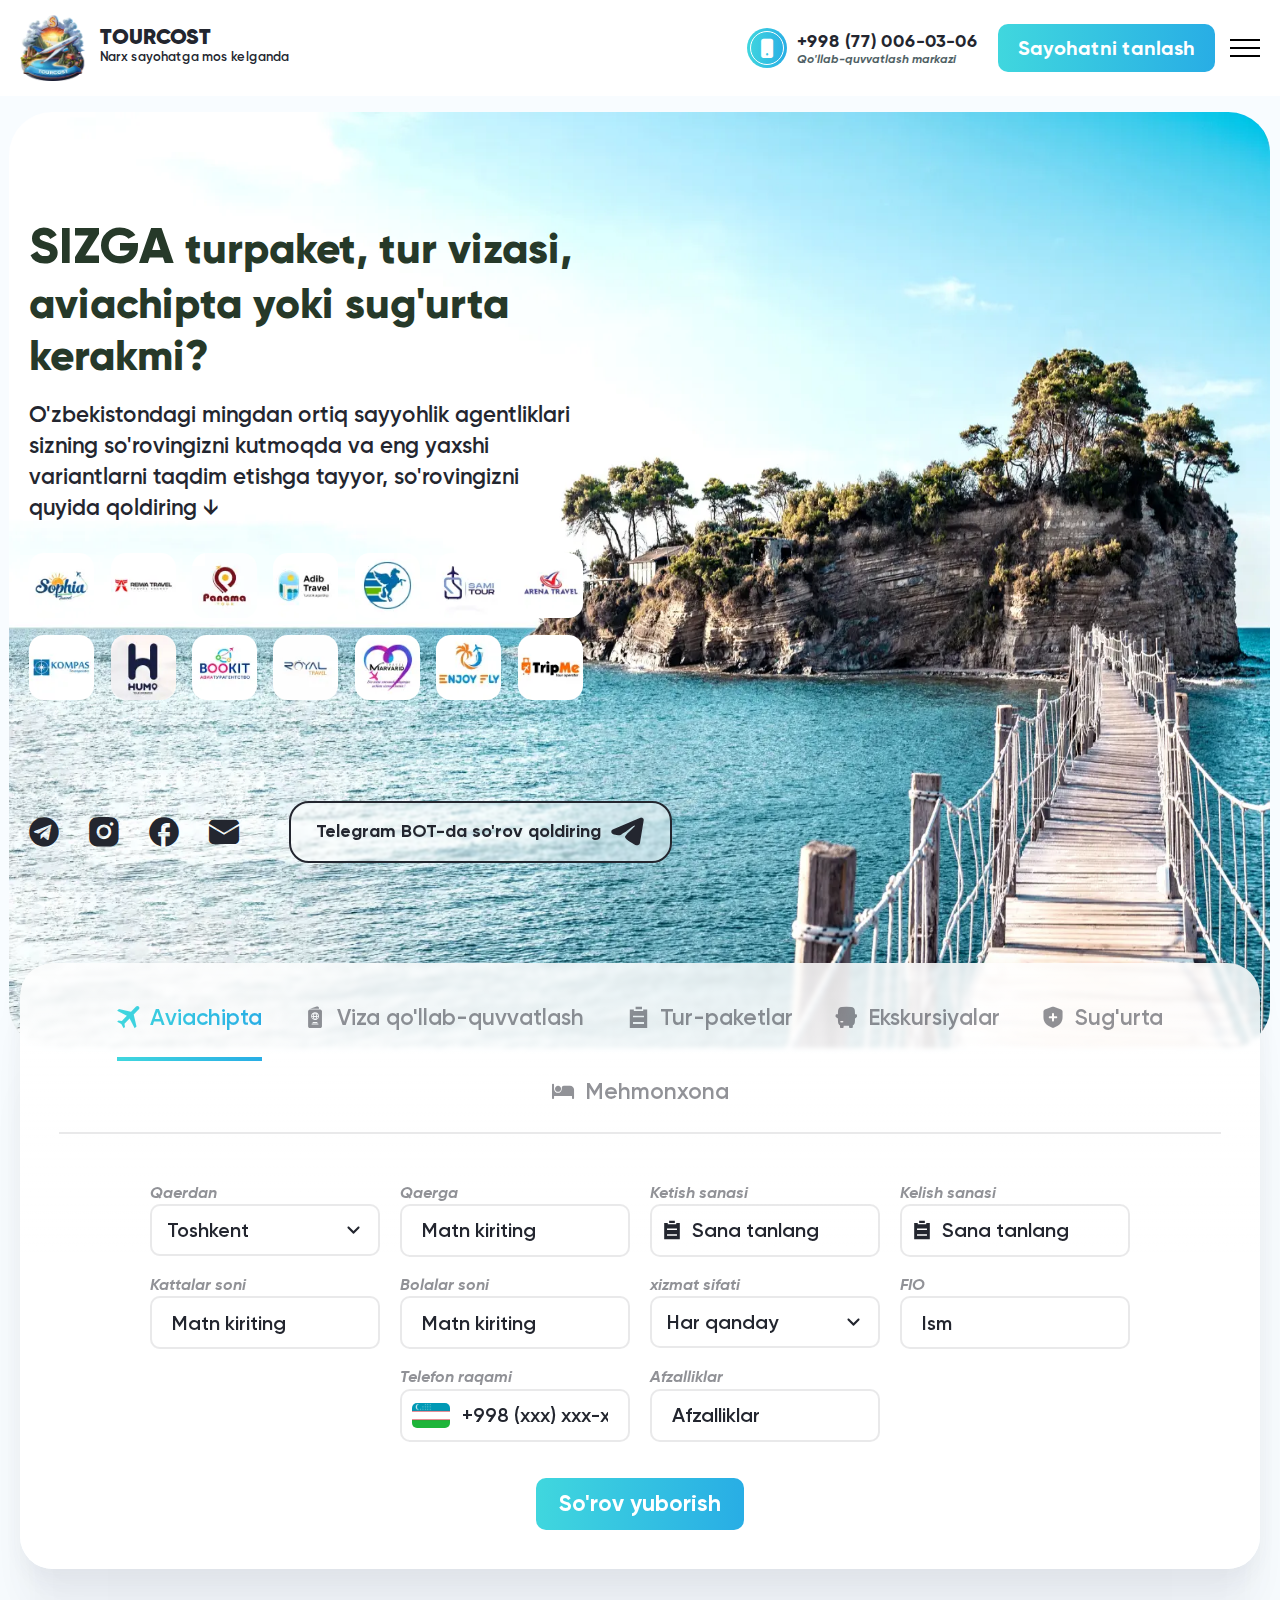
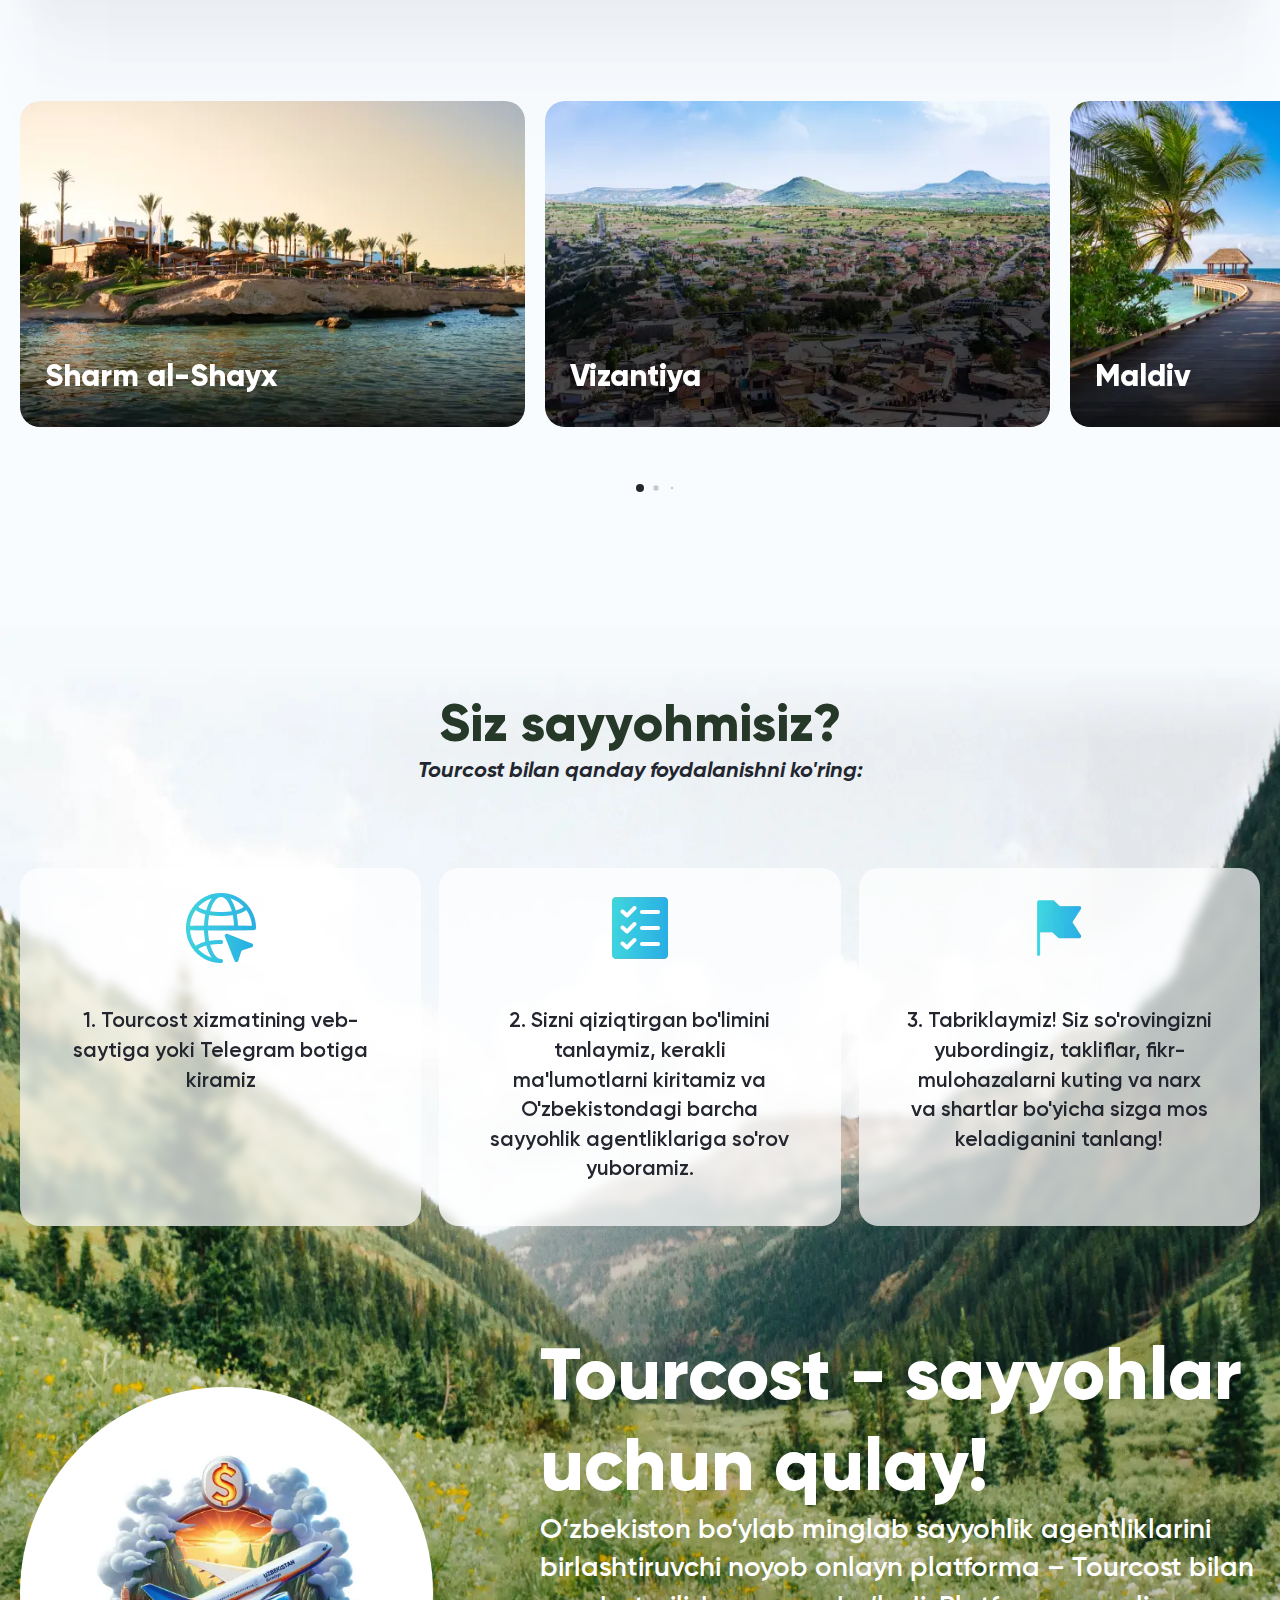
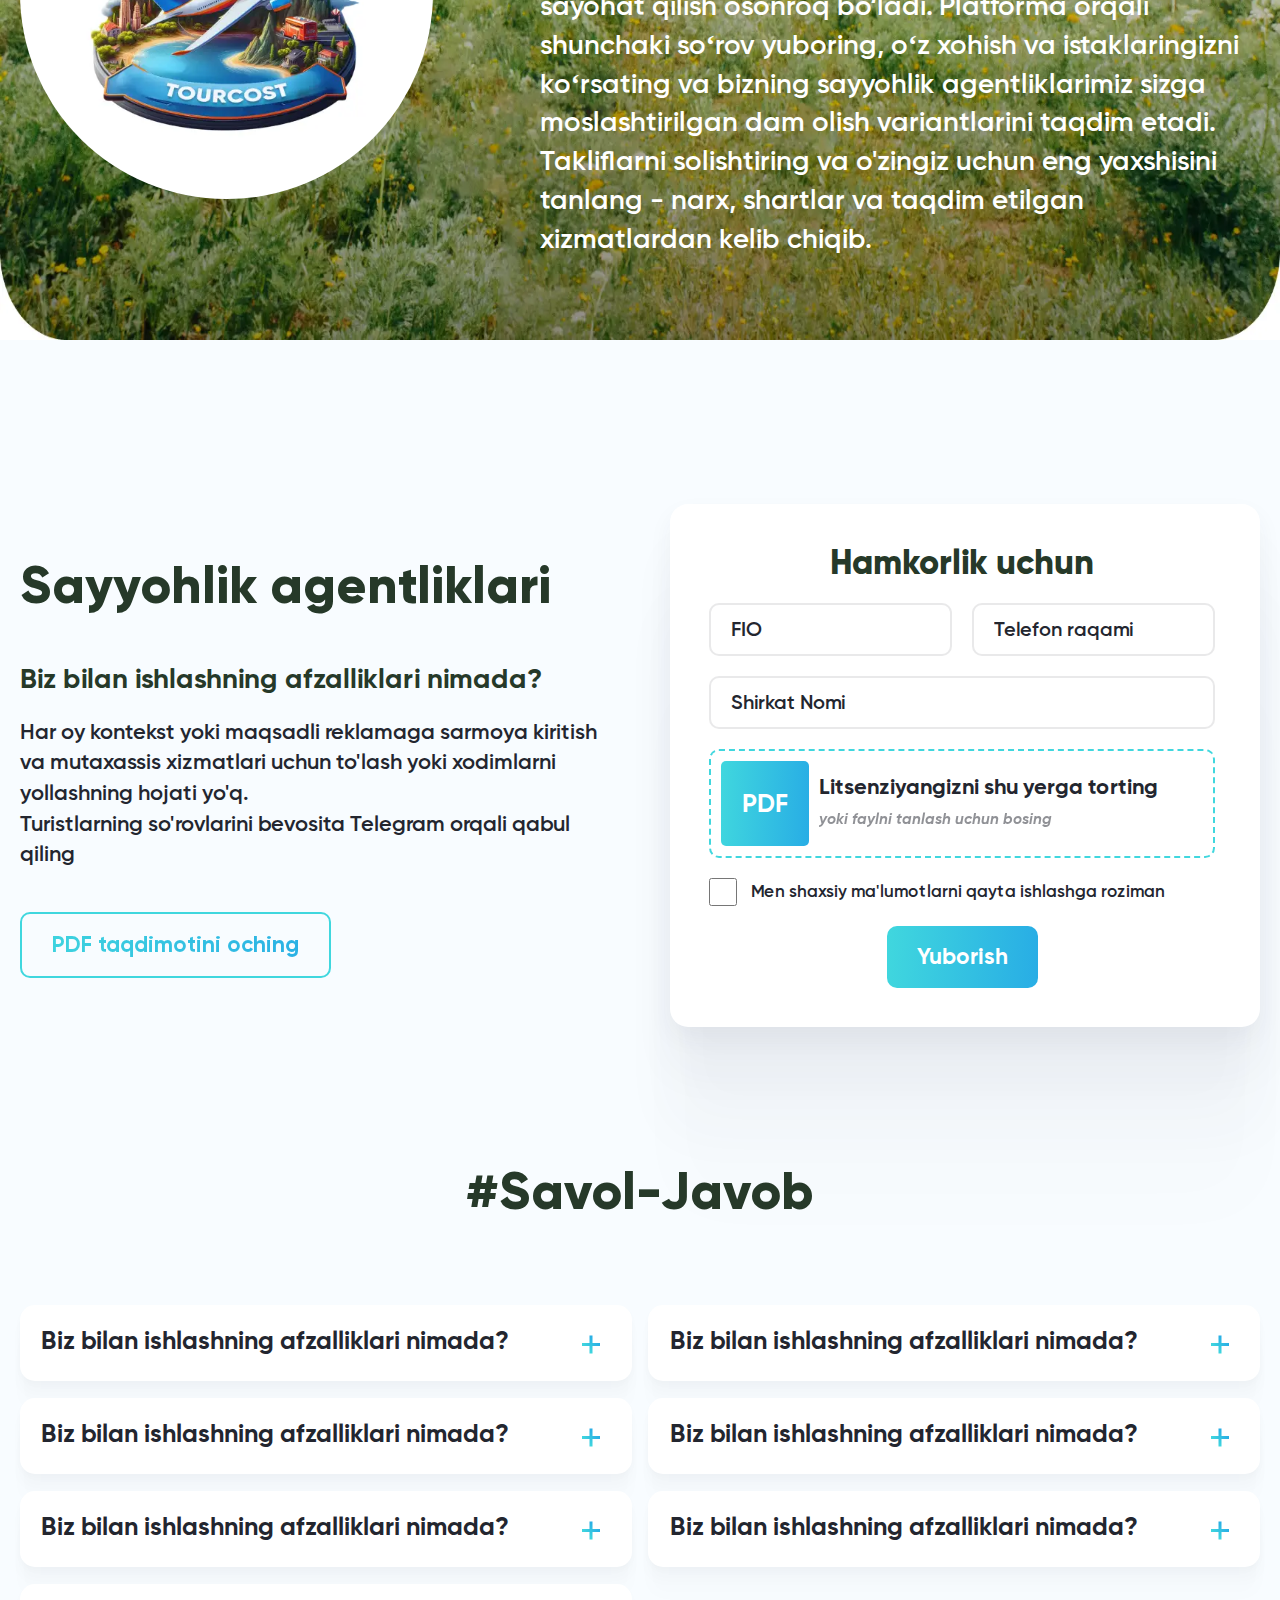
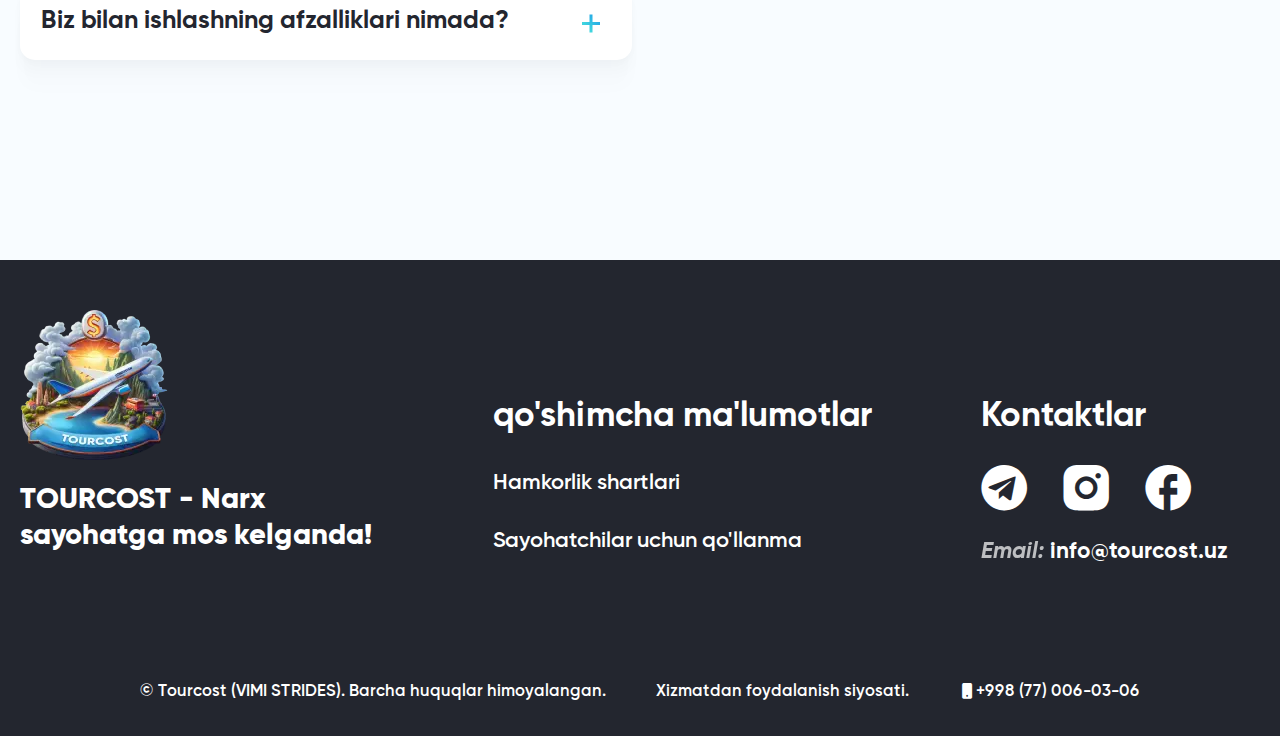
<file: uz_page.html>
<!DOCTYPE html>
<html lang="en">

<head>
	<title>tourcost</title>
	<meta charset="UTF-8">
	<meta name="format-detection" content="telephone=no">
	<!-- <style>body{opacity: 0;}</style> -->
	<link rel="stylesheet" href="css/style.min.css?_v=20240125145622">
	<link rel="shortcut icon" href="favicon.ico">
	<!-- <meta name="robots" content="noindex, nofollow"> -->
	<meta name="viewport" content="width=device-width, initial-scale=1.0">
</head>

<body>
	<div class="wrapper">
		<header class="header">
			<div class="header__container">
				<a href="/" class="header__logo">
					<picture><source srcset="img/Logo.webp" type="image/webp"><img src="img/Logo.png" alt="logo"></picture>
					<div class="header__name"><span>TOURCOST</span> <br> Narx sayohatga mos kelganda</div>
				</a>
				<div class="header__menu menu">
					<nav class="menu__body">
						<ul class="menu__list">
							<li class="menu__item"><a data-goto-header data-goto=".page__tourist" href="" class="menu__link">Tourcost haqida</a></li>
							<li class="menu__item"><a data-goto=".page__partners" href="" class="menu__link">Hamkorlar uchun</a></li>
							<li class="menu__item"><a data-goto=".page__faq" href="" class="menu__link">#Savol-Javob</a></li>
						</ul>
						<div class="menu__lang lang">
							<a href="index.html" class="lang__ru"><img src="img/header/flag-ru.svg" alt="ru"></a>
							<a href="#" id="languageToggle" class="lang__uz"><img src="img/header/flag-uz.svg" alt="uz"></a>
						</div>
					</nav>
					<a href="tel:+98770060306" data-da=".menu__body,767.98,1" class="menu__call call">
						<div class="call__icon-tel _icon-fone"></div>
						<div class="call__tel-info">
							<div class="call__tel">+998 (77) 006-03-06</div>
							<div class="call__text">Qo'llab-quvvatlash markazi</div>
						</div>
					</a>
					<div data-da=".menu__body,767.98,last" class="menu__actions">
						<a href="#" data-goto-header data-goto=".page__trip" class="menu__button button">Sayohatni tanlash</a>
					</div>
				</div>
				<button type="button" class="menu__icon icon-menu"><span></span></button>
			</div>
		</header>
		<main class="page">
			<section class="page__main main-section">
				<div class="main-section__box">
					<div class="main-section__container">
						<div class="main-section__content">
							<h1 class="main-section__title title"><span>SIZGA</span> turpaket, tur vizasi, aviachipta yoki sug'urta kerakmi?</h1>
							<div class="main-section__text text">
								<p>O'zbekistondagi mingdan ortiq sayyohlik agentliklari sizning so'rovingizni kutmoqda va eng yaxshi variantlarni taqdim etishga tayyor, so'rovingizni quyida qoldiring ↓</p>
							</div>
							<div class="main-section__company company">
								<div class="company__items">
									<div class="company__item">
										<picture><source srcset="img/main/logo01.webp" type="image/webp"><img src="img/main/logo01.jpg" alt="logo"></picture>
									</div>
									<div class="company__item">
										<picture><source srcset="img/main/logo02.webp" type="image/webp"><img src="img/main/logo02.jpg" alt="logo"></picture>
									</div>
									<div class="company__item">
										<picture><source srcset="img/main/logo03.webp" type="image/webp"><img src="img/main/logo03.jpg" alt="logo"></picture>
									</div>
									<div class="company__item">
										<picture><source srcset="img/main/logo04.webp" type="image/webp"><img src="img/main/logo04.jpg" alt="logo"></picture>
									</div>
									<div class="company__item">
										<picture><source srcset="img/main/logo05.webp" type="image/webp"><img src="img/main/logo05.jpg" alt="logo"></picture>
									</div>
									<div class="company__item">
										<picture><source srcset="img/main/logo06.webp" type="image/webp"><img src="img/main/logo06.jpg" alt="logo"></picture>
									</div>
									<div class="company__item">
										<picture><source srcset="img/main/logo07.webp" type="image/webp"><img src="img/main/logo07.jpg" alt="logo"></picture>
									</div>
									<div class="company__item">
										<picture><source srcset="img/main/logo08.webp" type="image/webp"><img src="img/main/logo08.jpg" alt="logo"></picture>
									</div>
									<div class="company__item">
										<picture><source srcset="img/main/logo09.webp" type="image/webp"><img src="img/main/logo09.jpg" alt="logo"></picture>
									</div>
									<div class="company__item">
										<picture><source srcset="img/main/logo10.webp" type="image/webp"><img src="img/main/logo10.jpg" alt="logo"></picture>
									</div>
									<div class="company__item">
										<picture><source srcset="img/main/logo11.webp" type="image/webp"><img src="img/main/logo11.jpg" alt="logo"></picture>
									</div>
									<div class="company__item">
										<picture><source srcset="img/main/logo12.webp" type="image/webp"><img src="img/main/logo12.jpg" alt="logo"></picture>
									</div>
									<div class="company__item">
										<picture><source srcset="img/main/logo13.webp" type="image/webp"><img src="img/main/logo13.jpg" alt="logo"></picture>
									</div>
									<div class="company__item">
										<picture><source srcset="img/main/logo14.webp" type="image/webp"><img src="img/main/logo14.jpg" alt="logo"></picture>
									</div>
								</div>
							</div>
							<!-- <div class="main-section__contacts">
									<a target="_blank" href="https://t.me/tourcost_uz" class="main-section__bg">
										<div class="main-section__chat _icon-chat"></div>
									</a>
									<a  href="tel:+98770060306" class="main-section__fone _icon-fone-two"></a>
								</div> -->
							<div class="main-section__info">
								<div data-da=".menu__body,767.98,2" class="main-section__cosial">
									<a target="_blank" href="https://t.me/tourcost_uz" class="main-section__telegram _icon-telegram"></a>
									<a target="_blank" href="#" class="main-section__instagram _icon-instagram"></a>
									<a target="_blank" href="#" class="main-section__facebook _icon-facebook"></a>
									<a href="mailto:info@tourcost.uz@example.com" class="main-section__mail _icon-mail"></a>
								</div>
								<div class="main-section__actions">
									<a target="_blank" href="https://t.me/tourism_robot" class="main-section__button _icon-telegram-two">
										Telegram BOT-da so'rov qoldiring
									</a>
								</div>
							</div>
						</div>
					</div>
				</div>
			</section>
			<section class="page__trip trip">
				<div class="trip__container">
					<div data-tabs class="tabs">
						<nav data-tabs-titles class="tabs__navigation">
							<button type="button" class="tabs__title _icon-airplane _tab-active">Aviachipta</button>
							<button type="button" class="tabs__title _icon-visa">Viza qo'llab-quvvatlash</button>
							<button type="button" class="tabs__title _icon-notes">Tur-paketlar</button>
							<button type="button" class="tabs__title _icon-bus">Ekskursiyalar</button>
							<button type="button" class="tabs__title _icon-insurance">Sug'urta</button>
							<button type="button" class="tabs__title _icon-hotel">Mehmonxona</button>
						</nav>
						<div data-tabs-body class="tabs__content">
							<div class="tabs__body body-tabs">
								<div class="body-tabs__form form">
									<form data-ajax data-popup-message="#popuptwo" action="files/sendmail/sendmail1.php" method="POST" class="form__body">
										<div data-one-select class="form__items">
											<div class="form__content">
												<div class="form__item">
													<label class="form__label">Qaerdan</label>
													<select data-scroll name="where" data-class-modif="form">
														<option value="Toshkent">Toshkent</option>
														<option value="Samarqand">Samarqand</option>
														<option value="Buxoro">Buxoro</option>
														<option value="Andijon">Andijon</option>
														<option value="Urganch">Urganch</option>
														<option value="Termiz">Termiz</option>
														<option value="Namangan">Namangan</option>
														<option value="Nukus">Nukus</option>
														<option value="Navoiy">Navoiy</option>
														<option value="Qarshi">Qarshi</option>
														<option value="Farg">Farg'ona</option>
													</select>
												</div>
												<div class="form__item ">
													<label for="formName" class="form__label">Qaerga</label>
													<input autocomplete="off" data-required data-error="" type="text" name="fromWhere" placeholder="Matn kiriting" class="input input-deys">
												</div>
												<!-- <div class="form__item">
														<label class="form__label">Куда</label>
														<select data-required data-error="" name="form[]" data-class-modif="form">
															<option value="" selected>Выбрать</option>
															<option value="1">Турция</option>
															<option value="2">Мальдивы</option>
															<option value="3">Дубай</option>
															<option value="4">Вьетнам</option>
															<option value="5">Грузия</option>
															<option value="6">Азербайджан</option>
															<option value="7">Саудовская Аравия</option>
															<option value="8">Шри-Ланка</option>
															<option value="9">Чехия</option>
															<option value="10">Болгария</option>
															<option value="11">Великобритания</option>
															<option value="12">Индонезия</option>
															<option value="13">Италия</option>
															<option value="14">Катар</option>
															<option value="15">Словения</option>
															<option value="16">Малайзия</option>
															<option value="17">Оман</option>
															<option value="18">Сейшелы</option>
															<option value="19">Франция</option>
															<option value="20">Греция</option>
															<option value="21">Другое</option>
														</select>
													</div> -->
												<div class="form__item">
													<label for="formDeparture" class="form__label">Ketish sanasi</label>
													<input autocomplete="off" data-required data-datepicker data-error="" type="text" readonly id="formDeparture" name="departure" placeholder="Sana tanlang" class="input input-departure input-deys">
												</div>
												<div class="form__item">
													<label for="formАrrival" class="form__label">Kelish sanasi</label>
													<input autocomplete="off" data-required data-datepicker-two data-error="" type="text" readonly id="formАrrival" name="Аrrival" placeholder="Sana tanlang" class="input input-departure input-deys">
												</div>
												<div class="form__item">
													<label for="formName" class="form__label">Kattalar soni</label>
													<input autocomplete="off" data-required data-error="" type="namber" id="formName" name="adults" placeholder="Matn kiriting" class="input input-deys">
												</div>
												<div class="form__item">
													<label for="formName" class="form__label">Bolalar soni</label>
													<input autocomplete="off" data-required data-error="" type="namber" id="formName" name="children" placeholder="Matn kiriting" class="input input-deys">
												</div>
												<div class="form__item">
													<label class="form__label">xizmat sifati</label>
													<select data-scroll name="form[class]" data-class-modif="form">
														<option value="Har qanday">Har qanday</option>
														<option value="Iqtisodiyot">Iqtisodiyot</option>
														<option value="Biznes">Biznes</option>
													</select>
												</div>
												<div class="form__item item-name">
													<label for="formName" class="form__label">FIO</label>
													<input autocomplete="off" data-required data-error="" type="text" id="formName" name="name" placeholder="Ism" class="input input-deys">
												</div>
												<div class="form__item item-phone">
													<label for="formTelephone" class="form__label">Telefon raqami</label>
													<input data-required data-inputmask="'mask': '+\\9\\98-99-999-9999'" type="namber" id="formTelephone" name="telephone" data-error="" placeholder="+998 (ххх) ххх-хх-хх" class="input input-tel input-deys">
												</div>
												<div class="form__item item-preferences">
													<label for="formText" class="form__label">Afzalliklar</label>
													<input autocomplete="off" type="text" id="formText" name="preference" placeholder="Afzalliklar" class="input input-deys">
												</div>
											</div>
											<div class="form__box">
												<div class="form__actions">
													<button type="submit" class="form__button button button-stretch">So'rov yuborish</button>
												</div>
											</div>
										</div>
									</form>
								</div>
							</div>
							<div class="tabs__body body-tabs">
								<div class="body-tabs__form form">
									<form data-ajax data-popup-message="#popuptwo" action="files/sendmail/sendmail2.php" method="POST" class="form__body">
										<div data-one-select class="form__items">
											<div class="form__content">
												<div class="form__item ">
													<label for="formName" class="form__label">Bir mamlakat</label>
													<input autocomplete="off" data-required data-error="" type="text" name="where1" placeholder="Matn kiriting" class="input input-deys">
												</div>
												<div class="form__item">
													<label class="form__label">Qanday viza</label>
													<select data-scroll data-required data-error="" name="fromWhere1" data-class-modif="form">
														<option value="" selected>Tanlang</option>
														<option value="Turistik viza">Turistik viza</option>
														<option value="Tashrif vizasi">Tashrif vizasi</option>
														<option value="Biznes vizasi">Biznes vizasi</option>
														<option value="Tranzit vizasi">Tranzit vizasi</option>
														<option value="Ish vizasi">Ish vizasi</option>
													</select>
												</div>
												<div class="form__item">
													<label for="formDeparture" class="form__label">Taxminiy sanalar</label>
													<input autocomplete="off" data-required data-datepicker-three data-error="" type="text" readonly id="formDeparture" name="departure1" placeholder="Sana tanlang" class="input input-departure input-deys">
												</div>
												<!-- <div class="form__item">
														<label class="form__label">Туристы</label>
														<select name="form[]" data-class-modif="form-two">
															<option value="2">1 Взрослый, 1 ребенок</option>
															<option value="3">Пункт №2</option>
															<option value="4">Пункт №3</option>
															<option value="5">Пункт №4</option>
														</select>
													</div> -->
												<div class="form__item">
													<label for="formName" class="form__label">Kattalar soni</label>
													<input autocomplete="off" data-required data-error="" type="namber" id="formName" name="adults1" placeholder="Matn kiriting" class="input input-deys">
												</div>
												<div class="form__item">
													<label for="formName" class="form__label">Bolalar soni</label>
													<input autocomplete="off" data-required data-error="" type="namber" id="formName" name="children1" placeholder="Matn kiriting" class="input input-deys">
												</div>
												<div class="form__item">
													<label class="form__label">Havo sayohati </label>
													<select data-scroll name="form[class1]" data-class-modif="form">
														<option value="Har qanday">Har qanday</option>
														<option value="Iqtisodiyot">Iqtisodiyot</option>
														<option value="Biznes">Biznes</option>
													</select>
												</div>
												<div class="form__item item-name">
													<label for="formName" class="form__label">FIO</label>
													<input autocomplete="off" data-required data-error="" type="text" name="name1" placeholder="Ism" class="input input-deys">
												</div>
												<div class="form__item item-phone">
													<label for="formTelephone" class="form__label">Telefon raqami</label>
													<input data-required data-inputmask="'mask': '+\\9\\98-99-999-9999'" type="namber" id="formTelephone" name="telephone1" data-error="" placeholder="+998 (ххх) ххх-хх-хх" class="input input-tel input-deys">
												</div>
												<div class="form__item item-preferences">
													<label for="formText" class="form__label">Afzalliklar</label>
													<input autocomplete="off" type="text" name="preference1" placeholder="Afzalliklar" class="input input-deys">
												</div>
											</div>
											<div class="form__box">
												<div class="form__actions">
													<button type="submit" class="form__button button-stretch button">So'rov yuborish</button>
												</div>
											</div>
										</div>
									</form>
								</div>
							</div>
							<div class="tabs__body body-tabs">
								<div class="body-tabs__form form">
									<form data-ajax data-popup-message="#popuptwo" action="files/sendmail/sendmail3.php" method="POST" class="form__body">
										<div data-one-select class="form__items">
											<div class="form__content">
												<div class="form__item">
													<label class="form__label">Qaerdan</label>
													<select data-scroll name="where2" data-class-modif="form">
														<option value="Toshkent">Toshkent</option>
														<option value="Samarqand">Samarqand</option>
														<option value="Farg">Farg'ona</option>
													</select>
												</div>
												<div class="form__item">
													<label class="form__label">Yo'nalish</label>
													<select data-scroll data-required data-error="" name="fromWhere2" data-class-modif="form">
														<option value="" selected>Tanlang</option>
														<option value="Turkiya">Turkiya</option>
														<option value="Maldiv orollari">Maldiv orollari</option>
														<option value="Dubay">Dubay</option>
														<option value="Vetnam">Vetnam</option>
														<option value="Gruziya">Gruziya</option>
														<option value="Ozarbayjon">Ozarbayjon</option>
														<option value="Saudiya Arabistoni">Saudiya Arabistoni</option>
														<option value="Shri Lank">Shri Lanka</option>
														<option value="chex">chex</option>
														<option value="Bolgariya">Bolgariya</option>
														<option value="Buyuk Britaniya">Buyuk Britaniya</option>
														<option value="Indoneziya">Indoneziya</option>
														<option value="Italiya">Italiya</option>
														<option value="Qatar">Qatar</option>
														<option value="Sloveniya">Sloveniya</option>
														<option value="Malayziya">Malayziya</option>
														<option value="Ummon">Ummon</option>
														<option value="1Seyshel orollari">Seyshel orollari</option>
														<option value="Fransiya">Fransiya</option>
														<option value="Gretsiya">Gretsiya</option>
														<option value="Boshqa">Boshqa</option>
													</select>
												</div>
												<div class="form__item">
													<label for="formDeparture" class="form__label">Sanalar</label>
													<input autocomplete="off" data-required data-datepicker-four data-error="" type="text" readonly id="formDeparture" name="departure2" placeholder="Sana tanlang" class="input input-departure input-deys">
												</div>
												<!-- <div class="form__item">
														<label class="form__label">Туристы</label>
														<select name="form[]" data-class-modif="form">
															<option value="2">2 взрослых</option>
															<option value="3">Пункт №2</option>
															<option value="4">Пункт №3</option>
															<option value="5">Пункт №4</option>
														</select>
													</div> -->
												<div class="form__item">
													<label for="formName" class="form__label">Kattalar soni</label>
													<input autocomplete="off" data-required data-error="" type="namber" id="formName" name="adults2" placeholder="Matn kiriting" class="input input-deys">
												</div>
												<div class="form__item">
													<label for="formName" class="form__label">Bolalar soni</label>
													<input autocomplete="off" data-required data-error="" type="namber" id="formName" name="children2" placeholder="Matn kiriting" class="input input-deys">
												</div>
												<div class="form__item">
													<label class="form__label">Havo sayohati </label>
													<select name="form[class2]" data-class-modif="form">
														<option value="Har qanday">Har qanday</option>
														<option value="Iqtisodiyot">Iqtisodiyot</option>
														<option value="Biznes">Biznes</option>
													</select>
												</div>
												<div class="form__item">
													<label class="form__label">Oziqlanish</label>
													<select data-required data-error="" name="eat2" data-class-modif="form">
														<option value="AI">AI</option>
														<option value="FB">FB</option>
														<option value="HB">HB</option>
														<option value="BB">BB</option>
														<option value="Quvvatsiz">Quvvatsiz</option>
													</select>
												</div>
												<div class="form__item">
													<label class="form__label">Mehmonxona qancha yulduzli</label>
													<select name="stars2" data-class-modif="form-three">
														<option value="5★">5★</option>
														<option value="4★">4★</option>
														<option value="3★">3★</option>
														<option value="2★">2★</option>
													</select>
												</div>
												<!-- <div class="form__item">
														<label class="form__label">На сколько дней</label>
														<select data-required data-error="" name="form[]" data-class-modif="form">
															<option value="1">7</option>
															<option value="2">14</option>
														</select>
													</div> -->
												<div class="form__item">
													<label for="formName" class="form__label">Kunlar miqdori</label>
													<input autocomplete="off" data-required data-error="" type="number" id="formName" name="deys2" placeholder="kiriting" class="input input-deys">
												</div>
												<div class="form__item">
													<label class="form__label">Transfer</label>
													<select name="form[transfer2]" data-class-modif="form">
														<option value="Guruh">Guruh</option>
														<option value="Individual">Individual</option>
													</select>
												</div>
												<div class="form__item item-name">
													<label for="formName" class="form__label">FIO</label>
													<input autocomplete="off" data-required data-error="" type="text" id="formName" name="name2" placeholder="Ism" class="input input-deys">
												</div>
												<div class="form__item item-phone">
													<label for="formTelephone" class="form__label">Telefon raqami</label>
													<input data-required data-inputmask="'mask': '+\\9\\98-99-999-9999'" type="text" id="formTelephone" name="telephone2" data-error="" placeholder="+998 (ххх) ххх-хх-хх" class="input input-tel input-deys">
												</div>
												<div class="form__item item-preferences">
													<label for="formText" class="form__label">Afzalliklar</label>
													<input autocomplete="off" type="text" id="formText" name="preference2" placeholder="Afzalliklar" class="input input-deys">
												</div>
											</div>
											<div class="form__box">
												<div class="form__actions">
													<button type="submit" class="form__button button button-stretch">So'rov yuborish</button>
												</div>
											</div>
										</div>
									</form>
								</div>
							</div>
							<div class="tabs__body body-tabs">
								<div class="body-tabs__form form">
									<form data-ajax data-popup-message="#popuptwo" action="files/sendmail/sendmail4.php" method="POST" class="form__body">
										<div data-one-select class="form__items">
											<div class="form__content">
												<div class="form__item item-name">
													<label for="formName" class="form__label">FIO</label>
													<input autocomplete="off" data-required data-error="" type="text" name="name3" placeholder="Ism" class="input-name input-two input">
												</div>
												<div class="form__item item-phone">
													<label for="formTelephone" class="form__label">Telefon raqami</label>
													<input data-required data-inputmask="'mask': '+\\9\\98-99-999-9999'" type="text" id="formTelephone" name="telephone3" data-error="" placeholder="+998 (ххх) ххх-хх-хх" class="input input-two input-tel">
												</div>
												<div class="form__item item-name">
													<label for="formName" class="form__label">Siz ekskursiya izlayotgan mamlakat</label>
													<input autocomplete="off" data-required data-error="" type="text" name="preference3" placeholder="Matn kiriting" class="input-name input-two input">
												</div>
											</div>
											<div class="form__box">
												<div class="form__actions">
													<button type="submit" class="form__button button button-stretch">So'rov yuborish</button>
												</div>
											</div>
										</div>
									</form>
								</div>
							</div>
							<div class="tabs__body body-tabs">
								<div class="body-tabs__form form">
									<form data-ajax data-popup-message="#popuptwo" action="files/sendmail/sendmail5.php" method="POST" class="form__body">
										<div data-one-select class="form__items">
											<div class="form__content">
												<div class="form__item ">
													<label for="formName" class="form__label">Ketish mamlakati</label>
													<input autocomplete="off" data-required data-error="" type="text" name="country4" placeholder="Matn kiriting" class="input input-deys">
												</div>
												<div class="form__item">
													<label for="formDeparture" class="form__label">U yerda</label>
													<input autocomplete="off" data-required data-datepicker-five data-error="" type="text" readonly id="formDeparture" name="where4" placeholder="Sana tanlang" class="input input-departure input-deys">
												</div>
												<div class="form__item">
													<label for="formАrrival" class="form__label">Orqaga</label>
													<input autocomplete="off" data-required data-datepicker-six data-error="" type="text" readonly id="formАrrival" name="fromWhere4" placeholder="Sana tanlang" class="input input-departure input-deys">
												</div>
												<div class="form__item">
													<label for="formName" class="form__label">Kunlar miqdori</label>
													<input autocomplete="off" data-required data-error="" type="number" id="formName" name="departure4" placeholder="Kirish" class="input input-deys">
												</div>
												<!-- <div class="form__item">
														<label class="form__label">Туристы</label>
														<select name="form[]" data-class-modif="form">
															<option value="2">2 взрослых</option>
															<option value="3">Пункт №2</option>
															<option value="4">Пункт №3</option>
															<option value="5">Пункт №4</option>
														</select>
													</div> -->
												<div class="form__item">
													<label for="formName" class="form__label">Kattalar soni</label>
													<input autocomplete="off" data-required data-error="" type="namber" id="formName" name="adults4" placeholder="Matn kiriting" class="input input-deys">
												</div>
												<div class="form__item">
													<label for="formName" class="form__label">Bolalar soni</label>
													<input autocomplete="off" data-required data-error="" type="namber" id="formName" name="children4" placeholder="Matn kiriting" class="input input-deys">
												</div>
												<div class="form__item">
													<label class="form__label">Havo sayohati </label>
													<select data-scroll name="class4" data-class-modif="form">
														<option value="2">Har qanday</option>
														<option value="3">Iqtisodiyot</option>
														<option value="4">Biznes</option>
													</select>
												</div>
												<div class="form__item item-name">
													<label for="formName" class="form__label">FIO</label>
													<input autocomplete="off" data-required data-error="" type="text" id="formName" name="name4" placeholder="Ism" class="input input-deys">
												</div>
												<div class="form__item item-phone">
													<label for="formTelephone" class="form__label">Telefon raqami</label>
													<input data-required data-inputmask="'mask': '+\\9\\98-99-999-9999'" type="text" id="formTelephone" name="telephone4" data-error="" placeholder="+998 (ххх) ххх-хх-хх" class="input input-tel input-deys">
												</div>
												<div class="form__item item-preferences">
													<label for="formText" class="form__label">Afzalliklar</label>
													<input autocomplete="off" type="text" id="formText" name="preference4" placeholder="Afzalliklar" class="input input-deys">
												</div>
											</div>
											<div class="form__box">
												<div class="form__actions">
													<button type="submit" class="form__button button button-stretch">So'rov yuborish</button>
												</div>
											</div>
										</div>
									</form>
								</div>
							</div>
							<div class="tabs__body body-tabs">
								<div class="body-tabs__form form">
									<form data-ajax data-popup-message="#popuptwo" action="files/sendmail/sendmail6.php" method="POST" class="form__body">
										<div data-one-select class="form__items">
											<div class="form__content">
												<div class="form__item">
													<label class="form__label">Belgilangan manzil (mamlakat)</label>
													<select data-scroll data-required data-error="" name="country5" data-class-modif="form">
														<option value="" selected>Tanlang</option>
														<option value="Turkiya">Turkiya</option>
														<option value="Maldiv orollari">Maldiv orollari</option>
														<option value="Dubay">Dubay</option>
														<option value="Vetnam">Vetnam</option>
														<option value="Gruziya5">Gruziya</option>
														<option value="Ozarbayjon">Ozarbayjon</option>
														<option value="Saudiya Arabistoni">Saudiya Arabistoni</option>
														<option value="Shri Lanka">Shri Lanka</option>
														<option value="chex">chex</option>
														<option value="Bolgariya">Bolgariya</option>
														<option value="Buyuk Britaniya">Buyuk Britaniya</option>
														<option value="Indoneziya">Indoneziya</option>
														<option value="Italiya">Italiya</option>
														<option value="Qatar">Qatar</option>
														<option value="Sloveniya">Sloveniya</option>
														<option value="Malayziya">Malayziya</option>
														<option value="Ummon">Ummon</option>
														<option value="Seyshel orollari">Seyshel orollari</option>
														<option value="Fransiya">Fransiya</option>
														<option value="Gretsiya">Gretsiya</option>
														<option value="Boshqa">Boshqa</option>
													</select>
												</div>
												<div class="form__item">
													<label for="formDeparture" class="form__label">Ketish sanasi</label>
													<input autocomplete="off" data-required data-datepicker-eight data-error="" type="text" readonly id="formDeparture" name="where5" placeholder="Sana tanlang" class="input input-deys">
												</div>
												<div class="form__item">
													<label class="form__label">Mehmonxona qancha yulduzli</label>
													<select data-scroll name="form[stars5]" data-class-modif="form-three">
														<option value="5★">5★</option>
														<option value="4★">4★</option>
														<option value="3★">3★</option>
														<option value="2★">2★</option>
													</select>
												</div>
												<!-- <div class="form__item">
														<label class="form__label">Туристы</label>
														<select name="form[]" data-class-modif="form-two">
															<option value="2">2 взрослых</option>
															<option value="3">Пункт №2</option>
															<option value="4">Пункт №3</option>
															<option value="5">Пункт №4</option>
														</select>
													</div> -->
												<div class="form__item">
													<label for="formName" class="form__label">Kattalar soni</label>
													<input autocomplete="off" data-required data-error="" type="namber" id="formName" name="adults5" placeholder="Matn kiriting" class="input input-departure input-deys">
												</div>
												<div class="form__item">
													<label for="formName" class="form__label">Bolalar soni</label>
													<input autocomplete="off" data-required data-error="" type="namber" id="formName" name="children5" placeholder="Matn kiriting" class="input input-departure input-deys">
												</div>
												<div class="form__item">
													<label class="form__label">Havo sayohati </label>
													<select data-scroll name="class5" data-class-modif="form">
														<option value="Har qanday">Har qanday</option>
														<option value="Iqtisodiyot">Iqtisodiyot</option>
														<option value="Biznes">Biznes</option>
													</select>
												</div>
												<div class="form__item item-name">
													<label for="formName" class="form__label">FIO</label>
													<input autocomplete="off" data-required data-error="" type="text" id="formName" name="name5" placeholder="Ism" class="input input-deys">
												</div>
												<div class="form__item item-phone">
													<label for="formTelephone" class="form__label">Telefon raqami</label>
													<input data-required data-inputmask="'mask': '+\\9\\98-99-999-9999'" type="text" id="formTelephone" name="telephone5" data-error="" placeholder="+998 (ххх) ххх-хх-хх" class="input input-tel input-deys">
												</div>
												<div class="form__item item-preferences">
													<label for="formText" class="form__label">Afzalliklar</label>
													<input autocomplete="off" type="text" id="formText" name="preference5" placeholder="Afzalliklar" class="input input-deys">
												</div>
											</div>
											<div class="form__box">
												<div class="form__actions">
													<button type="submit" class="form__button button button-stretch">So'rov yuborish</button>
												</div>
											</div>
										</div>
									</form>
								</div>
							</div>
						</div>
					</div>
				</div>
			</section>
			<section class="page__journey journey">
				<div class="journey__container">
					<!-- Оболонка слайдера -->
					<div class="journey__slider swiper-journey">
						<!-- Частина слайдера, що рухається -->
						<div class="journey__wrapper swiper-wrapper">
							<!-- Слайд -->
							<div class="journey__slide swiper-slide">
								<div class="journey__slide-body">
									<picture><source srcset="img/journey/sharm-el-sheikh.webp" type="image/webp"><img src="img/journey/sharm-el-sheikh.jpg" alt="sharm-el-sheikh" class="journey__slide-img ibg"></picture>
									<div class="journey__slide-content journe-slide-content__sharm">
										<div class="journey__slide-title">Sharm al-Shayx</div>
										<div class="journey__slide-text">
											<p>harm al-Shayx - Misrning Sinay yarim orolining janubida, Qizil dengiz sohilida joylashgan mashhur kurort shahri. Bu joy o'zining go'zal oq qumli plyajlari, boy suv osti hayoti va ajoyib sho'ng'in va snorkeling imkoniyatlari tufayli sayyohlarni o'ziga jalb qiladi.</p>
										</div>
									</div>
								</div>
							</div>
							<div class="journey__slide swiper-slide">
								<div class="journey__slide-body">
									<picture><source srcset="img/journey/türkiye.webp" type="image/webp"><img src="img/journey/türkiye.jpg" alt="türkiye" class="journey__slide-img ibg"></picture>
									<div class="journey__slide-content">
										<div class="journey__slide-title">Vizantiya</div>
										<div class="journey__slide-text">
											<p>Vizantiya, Usmonli va zamonaviy ta'sirlar aralashmasi bilan Istanbul kabi tarixiy joylar, Ayasofya va Moviy masjid tarix va me'morchilik bilan qiziqqan sayohatchilarni o'ziga jalb qiladi.</p>
										</div>
									</div>
								</div>
							</div>
							<div class="journey__slide swiper-slide">
								<div class="journey__slide-body">
									<picture><source srcset="img/journey/maldives.webp" type="image/webp"><img src="img/journey/maldives.jpg" alt="maldives" class="journey__slide-img ibg"></picture>
									<div class="journey__slide-content journe-slide-content__maldives">
										<div class="journey__slide-title">Maldiv </div>
										<div class="journey__slide-text">
											<p>Maldiv orollari xususiy orollardagi hashamatli kurortlari bilan mashhur bo'lib, u erda sayyohlar shaxsiy hayotdan, hashamatli suv villalari (suv bungalovlari) va yuqori darajadagi xizmatdan bahramand bo'lishlari mumkin. </p>
										</div>
									</div>
								</div>
							</div>
							<div class="journey__slide swiper-slide">
								<div class="journey__slide-body">
									<picture><source srcset="img/journey/dubai.webp" type="image/webp"><img src="img/journey/dubai.jpg" alt="sharm-el-sheikh" class="journey__slide-img ibg"></picture>
									<div class="journey__slide-content">
										<div class="journey__slide-title">Dubay</div>
										<div class="journey__slide-text">
											<p>Birlashgan Arab Amirliklarining zamonaviy va hashamatli shahri boʻlib, oʻzining baland osmonoʻpar binolari, hashamatli mehmonxonalari, cheksiz xarid qilish va koʻngilochar imkoniyatlari bilan mashhur.</p>
										</div>
									</div>
								</div>
							</div>
							<div class="journey__slide swiper-slide">
								<div class="journey__slide-body">
									<picture><source srcset="img/journey/vietnam.webp" type="image/webp"><img src="img/journey/vietnam.jpg" alt="sharm-el-sheikh" class="journey__slide-img ibg"></picture>
									<div class="journey__slide-content">
										<div class="journey__slide-title">Vetnam</div>
										<div class="journey__slide-text">
											<p>Qadimiy ibodatxonalari va gavjum bozorlari bilan Xanoy kabi tarixiy shaharlar va YUNESKO tomonidan tan olingan Xoy An o'zining ajoyib arxitekturasi bilan mamlakat tarixi va madaniyatiga noyob istiqbolni taqdim etadi.</p>
										</div>
									</div>
								</div>
							</div>
							<div class="journey__slide swiper-slide">
								<div class="journey__slide-body">
									<picture><source srcset="img/journey/georgia.webp" type="image/webp"><img src="img/journey/georgia.jpg" alt="georgia" class="journey__slide-img ibg"></picture>
									<div class="journey__slide-content journe-slide-content__georgia">
										<div class="journey__slide-title">Gruziya </div>
										<div class="journey__slide-text">
											<p>Gruziya o'zining tabiiy boyliklari, jumladan Kavkaz tog'lari, go'zal vodiylari, ko'llari va sharsharalari bilan mashhur. Svaneti, Kazbegi va Borjomi kabi hududlar faol dam olish, trekking, alpinizm va go'zal manzaralardan zavqlanish uchun noyob imkoniyatlarni taqdim etadi.</p>
										</div>
									</div>
								</div>
							</div>
							<div class="journey__slide swiper-slide">
								<div class="journey__slide-body">
									<picture><source srcset="img/journey/azerbaijan.webp" type="image/webp"><img src="img/journey/azerbaijan.jpg" alt="sharm-el-sheikh" class="journey__slide-img ibg"></picture>
									<div class="journey__slide-content">
										<div class="journey__slide-title">Ozarbayjon </div>
										<div class="journey__slide-text">
											<p>Ozarbayjon oʻzining tabiiy goʻzalligi, jumladan uzumzorlari va vinochilik zavodlari bilan mashhur boʻlgan Ganja hamda goʻzal manzaralari, sharsharalari va qadimiy qalʼalari bilan Sheki viloyati bilan mashhur.</p>
										</div>
									</div>
								</div>
							</div>
							<div class="journey__slide swiper-slide">
								<div class="journey__slide-body">
									<picture><source srcset="img/journey/india.webp" type="image/webp"><img src="img/journey/india.jpg" alt="sharm-el-sheikh" class="journey__slide-img ibg"></picture>
									<div class="journey__slide-content">
										<div class="journey__slide-title">Hindiston</div>
										<div class="journey__slide-text">
											<p>madaniyat Hindistoni tillar, dinlar, oshxonalar va urf-odatlarning xilma-xilligini o'z ichiga oladi. Sayyohlar kori va tandiridan tortib shirin desertlargacha bo'lgan turli pazandalik taomlaridan bahramand bo'lishlari, yarmarkalar, festivallar va xalq sayillariga tashrif buyurishlari mumkin.</p>
										</div>
									</div>
								</div>
							</div>
							<div class="journey__slide swiper-slide">
								<div class="journey__slide-body">
									<picture><source srcset="img/journey/thailand.webp" type="image/webp"><img src="img/journey/thailand.jpg" alt="sharm-el-sheikh" class="journey__slide-img ibg"></picture>
									<div class="journey__slide-content">
										<div class="journey__slide-title">Tailand </div>
										<div class="journey__slide-text">
											<p>Tailand qirg'oqlari orollarda ham, materikda ham toza qumli plyajlar bilan qoplangan, bu uni quyoshni sevuvchilar, plyajdagi ta'tillar va suv faoliyati uchun ideal joyga aylantiradi.</p>
										</div>
									</div>
								</div>
							</div>
						</div>
					</div>
					<!-- Якщо потрібна пагінація -->
					<div class="swiper-pagination"></div>
				</div>
			</section>
			<section class="page__tourist tourist">
				<div class="tourist__container">
					<div class="tourist__body">
						<div class="tourist__header">
							<h2 class="tourist__title">Siz sayyohmisiz?</h2>
							<div class="tourist__label">Tourcost bilan qanday foydalanishni ko'ring:</div>
						</div>
						<div class="tourist__cards cards-tourist">
							<div class="cards-tourist__card">
								<div class="cards-tourist__items">
									<div class="cards-tourist__icon">
										<picture><source srcset="img/tourist/icon01.webp" type="image/webp"><img src="img/tourist/icon01.png" alt=""></picture>
									</div>
									<div class="cards-tourist__text">
										<p>1. Tourcost xizmatining veb-saytiga yoki Telegram botiga kiramiz</p>
									</div>
								</div>
							</div>
							<div class="cards-tourist__card">
								<div class="cards-tourist__items">
									<div class="cards-tourist__icon">
										<picture><source srcset="img/tourist/icon02.webp" type="image/webp"><img src="img/tourist/icon02.png" alt=""></picture>
									</div>
									<div class="cards-tourist__text">
										<p>2. Sizni qiziqtirgan bo'limini tanlaymiz, kerakli ma'lumotlarni kiritamiz va O'zbekistondagi barcha sayyohlik agentliklariga so'rov yuboramiz.</p>
									</div>
								</div>
							</div>
							<div class="cards-tourist__card">
								<div class="cards-tourist__items">
									<div class="cards-tourist__icon">
										<picture><source srcset="img/tourist/icon03.webp" type="image/webp"><img src="img/tourist/icon03.png" alt=""></picture>
									</div>
									<div class="cards-tourist__text">
										<p>3. Tabriklaymiz! Siz so'rovingizni yubordingiz, takliflar, fikr-mulohazalarni kuting va narx va shartlar bo'yicha sizga mos keladiganini tanlang!</p>
									</div>
								</div>
							</div>
						</div>
						<div class="tourist__content">
							<div class="tourist__logo">
								<picture><source srcset="img/tourist/logo.webp" type="image/webp"><img src="img/tourist/logo.jpg" alt="" class="tourist__logo-img ibg"></picture>
							</div>
							<div class="tourist__items">
								<h4 class="tourist__title-two">Tourcost - sayyohlar uchun qulay!</h4>
								<div class="tourist__text">
									<p>O‘zbekiston bo‘ylab minglab sayyohlik agentliklarini birlashtiruvchi noyob onlayn platforma – Tourcost bilan sayohat qilish osonroq bo‘ladi. Platforma orqali shunchaki soʻrov yuboring, oʻz xohish va istaklaringizni koʻrsating va bizning sayyohlik agentliklarimiz sizga moslashtirilgan dam olish variantlarini taqdim etadi. Takliflarni solishtiring va o'zingiz uchun eng yaxshisini tanlang - narx, shartlar va taqdim etilgan xizmatlardan kelib chiqib.</p>
								</div>
							</div>
						</div>
					</div>
				</div>
			</section>
			<section class="page__partners partners">
				<div class="partners__container">
					<div class="partners__box">
						<div class="partners__body">
							<div class="partners__content">
								<div class="partners__title">Sayyohlik agentliklari</div>
								<div class="partners__label">Biz bilan ishlashning afzalliklari nimada?</div>
								<div class="partners__text">
									<p>Har oy kontekst yoki maqsadli reklamaga sarmoya kiritish va mutaxassis xizmatlari uchun to'lash yoki xodimlarni yollashning hojati yo'q.</p>
									<p>Turistlarning so'rovlarini bevosita Telegram orqali qabul qiling</p>
								</div>
								<div class="partners__actions">
									<a href="#" class="partners__button">PDF taqdimotini oching</a>
								</div>
							</div>
						</div>
						<div class="partners__form form-partners">
							<form data-ajax data-popup-message="#popup-partners-uz" action="files/sendmail/sendmail.php" method="POST" class="form-partners__body" enctype="multipart/form-data">
								<div class="form-partners__items">
									<div class="form-partners__title">Hamkorlik uchun</div>
									<div class="form-partners__box">
										<div class="form-partners__item">
											<input data-required type="text" name="namePartners" placeholder="FIO" class="input partners-input ">
										</div>
										<div class="form-partners__item">
											<input data-required data-inputmask="'mask': '+\\9\\98-99-999-9999'" type="telephone" name="telefonCompany" placeholder="Telefon raqami" class="input partners-input">
										</div>
									</div>
									<div class="form-partners__item">
										<input data-required type="text" name="nameCompany" placeholder="Shirkat Nomi" class="input partners-input">
									</div>
									<div class="form-partners__item">
										<div class="form-partners__file file-form-partners">
											<div class="file-form-partners__item">
												<input id="formImage" data-required type="file" accept=".pdf, .docx" name="image" placeholder="" class="input partners-input-file">
												<div class="file-form-partners__content">
													<div id="formPreview" class="file-form-partners__pdf">PDF</div>
													<div class="file-form-partners__button">Litsenziyangizni shu yerga torting <br> <span>yoki faylni tanlash uchun bosing</span></div>
												</div>
											</div>
										</div>
									</div>
									<div class="form-partners__item">
										<div class="form-partners__checkbox">
											<input data-required type="checkbox" name="form[agreement]" placeholder="ФИО" class="input partners-input-checkbox">
											<label for="agreement" class="form-partners__checkbox-label">Men shaxsiy ma'lumotlarni qayta ishlashga roziman</label>
										</div>
									</div>
									<div class="form-partners__actions">
										<button type="submit" class="form-partners__button button">Yuborish</button>
									</div>
								</div>
							</form>
						</div>
					</div>
				</div>
			</section>
			<section data-fp-section class="page__faq faq">
				<div class="faq__container">
					<div class="faq__header">
						<h3 data-watch data-watch-once class="faq__title">#Savol-Javob</h3>
					</div>
					<div data-one-spoller data-spollers class="spollers">
						<div data-watch data-watch-once class="spollers__column">
							<details class="spollers__item">
								<summary data-spoller-close class="spollers__title">Biz bilan ishlashning afzalliklari nimada?</summary>
								<div class="spollers__body">
									<p>Har oy kontekstga yoki maqsadli reklamaga sarmoya kiritish va mutaxassis xizmatlari uchun to'lash yoki xodimlarni yollashning hojati yo'q. Har oy kontekstga yoki maqsadli reklamaga sarmoya kiritish va mutaxassis xizmatlari uchun to'lash yoki xodimlarni yollashning hojati yo'q.</p>
								</div>
							</details>
							<details class="spollers__item">
								<summary data-spoller-close class="spollers__title">Biz bilan ishlashning afzalliklari nimada?</summary>
								<div class="spollers__body">
									<p>Har oy kontekstga yoki maqsadli reklamaga sarmoya kiritish va mutaxassis xizmatlari uchun to'lash yoki xodimlarni yollashning hojati yo'q. Har oy kontekstga yoki maqsadli reklamaga sarmoya kiritish va mutaxassis xizmatlari uchun to'lash yoki xodimlarni yollashning hojati yo'q.</p>
								</div>
							</details>
							<details class="spollers__item">
								<summary data-spoller-close class="spollers__title">Biz bilan ishlashning afzalliklari nimada?</summary>
								<div class="spollers__body">
									<p>Har oy kontekstga yoki maqsadli reklamaga sarmoya kiritish va mutaxassis xizmatlari uchun to'lash yoki xodimlarni yollashning hojati yo'q. Har oy kontekstga yoki maqsadli reklamaga sarmoya kiritish va mutaxassis xizmatlari uchun to'lash yoki xodimlarni yollashning hojati yo'q.</p>
								</div>
							</details>
							<details class="spollers__item">
								<summary data-spoller-close class="spollers__title">Biz bilan ishlashning afzalliklari nimada?</summary>
								<div class="spollers__body">
									<p>Har oy kontekstga yoki maqsadli reklamaga sarmoya kiritish va mutaxassis xizmatlari uchun to'lash yoki xodimlarni yollashning hojati yo'q. Har oy kontekstga yoki maqsadli reklamaga sarmoya kiritish va mutaxassis xizmatlari uchun to'lash yoki xodimlarni yollashning hojati yo'q.</p>
								</div>
							</details>
						</div>
						<div data-watch data-watch-once class="spollers__column-two">
							<details class="spollers__item">
								<summary data-spoller-close class="spollers__title">Biz bilan ishlashning afzalliklari nimada?</summary>
								<div class="spollers__body">
									<p>Har oy kontekstga yoki maqsadli reklamaga sarmoya kiritish va mutaxassis xizmatlari uchun to'lash yoki xodimlarni yollashning hojati yo'q. Har oy kontekstga yoki maqsadli reklamaga sarmoya kiritish va mutaxassis xizmatlari uchun to'lash yoki xodimlarni yollashning hojati yo'q.</p>
								</div>
							</details>
							<details class="spollers__item">
								<summary data-spoller-close class="spollers__title">Biz bilan ishlashning afzalliklari nimada?</summary>
								<div class="spollers__body">
									<p>Har oy kontekstga yoki maqsadli reklamaga sarmoya kiritish va mutaxassis xizmatlari uchun to'lash yoki xodimlarni yollashning hojati yo'q. Har oy kontekstga yoki maqsadli reklamaga sarmoya kiritish va mutaxassis xizmatlari uchun to'lash yoki xodimlarni yollashning hojati yo'q.</p>
								</div>
							</details>
							<details class="spollers__item">
								<summary data-spoller-close class="spollers__title">Biz bilan ishlashning afzalliklari nimada?</summary>
								<div class="spollers__body">
									<p>Har oy kontekstga yoki maqsadli reklamaga sarmoya kiritish va mutaxassis xizmatlari uchun to'lash yoki xodimlarni yollashning hojati yo'q. Har oy kontekstga yoki maqsadli reklamaga sarmoya kiritish va mutaxassis xizmatlari uchun to'lash yoki xodimlarni yollashning hojati yo'q.</p>
								</div>
							</details>
						</div>
					</div>

				</div>
			</section>
		</main>
		<footer class="footer">
			<div class="footer__container">
				<div class="footer__body">
					<div href="#" class="footer__logo">
						<picture><source srcset="img/Logo.webp" type="image/webp"><img src="img/Logo.png" alt="logo"></picture>
						<div class="footer__name"><span>TOURCOST</span> - Narx <br> sayohatga mos kelganda!</div>
					</div>
					<div class="footer__box">
						<div class="footer__items">
							<div class="footer__info">qo'shimcha ma'lumotlar</div>
							<a href="#" class="footer__cooperation">Hamkorlik shartlari</a>
							<a href="#" class="footer__directory">Sayohatchilar uchun qo'llanma</a>
						</div>
						<div class="footer__contacts">
							<div class="footer__contact">Kontaktlar</div>
							<div class="footer__cosial cosial">
								<a target="_blank" href="https://t.me/tourcost_uz" class="cosial__telegram _icon-telegram"></a>
								<a target="_blank" href="#" class="cosial__instagram _icon-instagram"></a>
								<a target="_blank" href="#" class="cosial__facebook _icon-facebook"></a>
							</div>
							<div class="footer__email"><span>Email:</span> info@tourcost.uz</div>
						</div>
					</div>
				</div>
				<div class="footer__copy">
					<div class="footer__protection">© Tourcost (VIMI STRIDES). Barcha huquqlar himoyalangan.</div>
					<a target="_blank" href="#" class="footer__policy">Xizmatdan foydalanish siyosati.</a>
					<a href="tel:+98770060306" class="footer__tel _icon-fone">+998 (77) 006-03-06</a>
				</div>
			</div>
		</footer>
	</div>
	<script src="js/app.min.js?_v=20240125145622"></script>
	<div id="popup" aria-hidden="true" class="popup">
		<div class="popup__wrapper">
			<div class="popup__content">

				<button data-close type="button" class="popup__close">X</button>
				<div class="popup__text">
					Спасибо за вашу заявку, скоро с вами свяжутся тур-агентства Узбекистана.
				</div>
			</div>
		</div>
	</div>

	<div id="popuptwo" aria-hidden="true" class="popup">
		<div class="popup__wrapper">
			<div class="popup__content">

				<button data-close type="button" class="popup__close">X</button>
				<div class="popup__text">
					Murojaatingiz uchun rahmat, Oʻzbekiston sayyohlik agentliklari tez orada siz bilan bogʻlanadi.
				</div>
			</div>
		</div>
	</div>

	<div id="popup-partners" aria-hidden="true" class="popup">
		<div class="popup__wrapper">
			<div class="popup__content">

				<button data-close type="button" class="popup__close">X</button>
				<div class="popup__text">
					Спасибо за вашу заявку, скоро с вами свяжется команда Tourcost для уточнения информации
				</div>
			</div>
		</div>
	</div>

	<div id="popup-partners-uz" aria-hidden="true" class="popup">
		<div class="popup__wrapper">
			<div class="popup__content">

				<button data-close type="button" class="popup__close">X</button>
				<div class="popup__text">
					Murojaatingiz uchun tashakkur, Tourcost jamoasi maʼlumotni aniqlashtirish uchun tez orada siz bilan bogʻlanadi
				</div>
			</div>
		</div>
	</div>
</body>

</html>
</file>
<file: css/style.min.css>
@charset "UTF-8";@font-face{font-family:Gilroy;font-display:swap;src:url(../fonts/Gilroy-Black.woff2) format("woff2"),url(../fonts/Gilroy-Black.woff) format("woff");font-weight:900;font-style:normal}@font-face{font-family:Gilroy;font-display:swap;src:url(../fonts/Gilroy-Bold.woff2) format("woff2"),url(../fonts/Gilroy-Bold.woff) format("woff");font-weight:700;font-style:normal}@font-face{font-family:Gilroy;font-display:swap;src:url(../fonts/Gilroy-BoldItalic.woff2) format("woff2"),url(../fonts/Gilroy-BoldItalic.woff) format("woff");font-weight:400;font-style:normal}@font-face{font-family:Gilroy;font-display:swap;src:url(../fonts/Gilroy-ExtraBold.woff2) format("woff2"),url(../fonts/Gilroy-ExtraBold.woff) format("woff");font-weight:800;font-style:normal}@font-face{font-family:Gilroy;font-display:swap;src:url(../fonts/Gilroy-SemiBold.woff2) format("woff2"),url(../fonts/Gilroy-SemiBold.woff) format("woff");font-weight:600;font-style:normal}@font-face{font-family:icons;font-display:swap;src:url(../fonts/icons.woff2) format("woff2"),url(../fonts/icons.woff) format("woff");font-weight:400;font-style:normal}[class*=_icon-]:before{font-family:icons;font-style:normal;font-weight:400;font-variant:normal;text-transform:none;line-height:1;-webkit-font-smoothing:antialiased;-moz-osx-font-smoothing:grayscale}[class*=_icon-]:before{display:block}._icon-fone-two:before{content:"\e90d"}._icon-airplane:before{content:"\e900"}._icon-bus:before{content:"\e901"}._icon-chat:before{content:"\e902"}._icon-facebook:before{content:"\e903"}._icon-fone:before{content:"\e904"}._icon-hotel:before{content:"\e905"}._icon-instagram:before{content:"\e906"}._icon-insurance:before{content:"\e907"}._icon-mail:before{content:"\e908"}._icon-notes:before{content:"\e909"}._icon-telegram:before{content:"\e90a"}._icon-telegram-two:before{content:"\e90b"}._icon-visa:before{content:"\e90c"}*{padding:0;margin:0;border:0}*,::after,::before{-webkit-box-sizing:border-box;box-sizing:border-box}::after,::before{display:inline-block}body,html{height:100%;min-width:320px}body{color:#23262f;line-height:normal;font-family:Gilroy;font-size:1.5rem;-ms-text-size-adjust:100%;-moz-text-size-adjust:100%;-webkit-text-size-adjust:100%;-webkit-font-smoothing:antialiased;-moz-osx-font-smoothing:grayscale}button,input,textarea{font-family:Gilroy;font-size:inherit;line-height:inherit}button{cursor:pointer;color:inherit;background-color:transparent}a{display:inline-block;color:inherit;text-decoration:none}ul li{list-style:none}img{vertical-align:top}h1,h2,h3,h4,h5,h6{font-weight:inherit;font-size:inherit}body{background:#f8fcff;font-weight:600}.lock body{overflow:hidden;-ms-touch-action:none;touch-action:none;-ms-scroll-chaining:none;overscroll-behavior:none}.wrapper{min-height:100%;display:-webkit-box;display:-ms-flexbox;display:flex;-webkit-box-orient:vertical;-webkit-box-direction:normal;-ms-flex-direction:column;flex-direction:column;overflow:hidden}@supports (overflow:clip){.wrapper{overflow:clip}}.wrapper>main{-webkit-box-flex:1;-ms-flex:1 1 auto;flex:1 1 auto}.wrapper>*{min-width:0}[class*=__container]{max-width:113.75rem;margin:0 auto;padding:0 1.25rem}input[type=email],input[type=tel],input[type=text],textarea{-webkit-appearance:none;-moz-appearance:none;appearance:none}.input{display:block;width:100%;padding:10px 20px;border-radius:.625rem;border:2px solid rgba(35,38,47,.1);height:3.3125rem;line-height:normal;font-size:1.5rem}.input::-webkit-input-placeholder{color:#23262f;font-style:normal;font-weight:600;line-height:normal;font-size:1.5rem}.input::-moz-placeholder{color:#23262f;font-style:normal;font-weight:600;line-height:normal;font-size:1.5rem}.input:-ms-input-placeholder{color:#23262f;font-style:normal;font-weight:600;line-height:normal;font-size:1.5rem}.input::-ms-input-placeholder{color:#23262f;font-style:normal;font-weight:600;line-height:normal;font-size:1.5rem}.input::placeholder{color:#23262f;font-style:normal;font-weight:600;line-height:normal;font-size:1.5rem}.input._form-error{-webkit-box-shadow:0 0 5px red;box-shadow:0 0 5px red}.input[placeholder]:not([data-placeholder-nohiden])::-webkit-input-placeholder{-webkit-transition:opacity .3s;transition:opacity .3s}.input[placeholder]:not([data-placeholder-nohiden])::-moz-placeholder{-moz-transition:opacity .3s;transition:opacity .3s}.input[placeholder]:not([data-placeholder-nohiden]):-ms-input-placeholder{-ms-transition:opacity .3s;transition:opacity .3s}.input[placeholder]:not([data-placeholder-nohiden])::-ms-input-placeholder{-ms-transition:opacity .3s;transition:opacity .3s}.input[placeholder]:not([data-placeholder-nohiden])::placeholder{-webkit-transition:opacity .3s;transition:opacity .3s}.input[placeholder]:not([data-placeholder-nohiden]):focus::-webkit-input-placeholder{opacity:0}.input[placeholder]:not([data-placeholder-nohiden]):focus::-moz-placeholder{opacity:0}.input[placeholder]:not([data-placeholder-nohiden]):focus:-ms-input-placeholder{opacity:0}.input[placeholder]:not([data-placeholder-nohiden]):focus::-ms-input-placeholder{opacity:0}.input[placeholder]:not([data-placeholder-nohiden]):focus::placeholder{opacity:0}textarea.input{resize:none;padding:0 0}.select{min-width:0;position:relative}.select__body{position:relative}.select__title{color:inherit;text-align:left;border:2px solid rgba(35,38,47,.1);background-color:#fff;cursor:pointer;width:100%;border-radius:.625rem}.select._form-error .select__title{-webkit-box-shadow:0 0 5px red;box-shadow:0 0 5px red}.select__value{display:-webkit-box;display:-ms-flexbox;display:flex;min-width:0;-webkit-box-align:center;-ms-flex-align:center;align-items:center;height:3rem;padding:0 .9375rem;gap:.625rem}.select__value>*{-webkit-box-flex:1;-ms-flex:1 1 auto;flex:1 1 auto}.select__value:after{content:"";-ms-flex-item-align:stretch;-ms-grid-row-align:stretch;align-self:stretch;-webkit-box-flex:0;-ms-flex:0 0 20px;flex:0 0 20px;-webkit-transition:all .3s ease 0s;transition:all .3s ease 0s;display:-webkit-box;display:-ms-flexbox;display:flex;-webkit-box-pack:center;-ms-flex-pack:center;justify-content:center;background:url(../img/arrow.svg) center no-repeat;-webkit-box-align:center;-ms-flex-align:center;align-items:center}._select-open .select__value:after{-webkit-transform:rotate(-180deg);-ms-transform:rotate(-180deg);transform:rotate(-180deg)}.select__value._select-pseudo-label::before{content:attr(data-pseudo-label);opacity:.5}.select__content{font-weight:600;-webkit-box-flex:1;-ms-flex:1 1 auto;flex:1 1 auto;overflow:hidden;text-overflow:ellipsis;white-space:nowrap;color:#23262f;font-size:1.5rem}.select__text{-webkit-box-flex:1;-ms-flex:1 1 auto;flex:1 1 auto;overflow:hidden;text-overflow:ellipsis;white-space:nowrap}.select__input{width:100%;background-color:transparent;height:100%}.select__options{color:#000;position:absolute;top:calc(100% - .0625rem);border-radius:0 0 4px 4px;min-width:100%;left:0;background-color:#fff;border-top:0;border:1px solid #d9d9d9;border-top:0;padding:0 0 5px 0}.select__scroll{overflow-y:auto;overflow-x:hidden;max-height:12.5rem}.select__option{font-weight:600;width:100%;text-align:left;cursor:pointer;padding:5px 15px;color:inherit}.select__option._select-selected{background-color:#eee}.select__row{display:-webkit-inline-box;display:-ms-inline-flexbox;display:inline-flex;-webkit-box-align:center;-ms-flex-align:center;align-items:center}.select--show-top .select__options{top:auto;bottom:calc(100% - .0625rem);border:1px solid #d9d9d9;border-bottom:0;border-radius:4px 4px 0 0;padding:5px 0 10px 0}._select-tag{cursor:pointer}.qs-datepicker-container{margin:5px;font-size:1rem;font-family:sans-serif;color:#000;position:absolute;width:15.625em;display:-webkit-box;display:-ms-flexbox;display:flex;-webkit-box-orient:vertical;-webkit-box-direction:normal;-ms-flex-direction:column;flex-direction:column;z-index:9001;-webkit-user-select:none;-moz-user-select:none;-ms-user-select:none;user-select:none;border-radius:.9375rem;overflow:hidden;background:linear-gradient(93deg,rgba(64,215,222,.9),rgba(40,173,229,.9));-webkit-box-shadow:0 1.25em 1.25em -.9375em rgba(0,0,0,.3);box-shadow:0 1.25em 1.25em -.9375em rgba(0,0,0,.3);padding:5px}.qs-datepicker-container:after,.qs-datepicker-container:before{content:"";width:100%;height:2px;left:0;z-index:2;position:absolute}.qs-datepicker-container:before{top:0}.qs-datepicker-container:after{bottom:0}.qs-datepicker-container *{-webkit-box-sizing:border-box;box-sizing:border-box}.qs-datepicker-container.qs-centered{position:fixed;top:50%;left:50%;-webkit-transform:translate(-50%,-50%);-ms-transform:translate(-50%,-50%);transform:translate(-50%,-50%)}.qs-datepicker-container.qs-hidden{display:none}.qs-datepicker .qs-overlay{position:absolute;top:0;left:0;background:rgba(0,0,0,.75);color:#fff;width:100%;height:100%;padding:.5em;z-index:1;opacity:1;-webkit-transition:opacity .3s;transition:opacity .3s;display:-webkit-box;display:-ms-flexbox;display:flex;-webkit-box-orient:vertical;-webkit-box-direction:normal;-ms-flex-direction:column;flex-direction:column}.qs-datepicker .qs-overlay.qs-hidden{opacity:0;z-index:-1}.qs-datepicker .qs-overlay .qs-overlay-year{background:rgba(0,0,0,0);border:none;border-bottom:1px solid #fff;border-radius:0;color:#fff;font-size:.875em;padding:.25em 0;width:80%;text-align:center;margin:0 auto;display:block}.qs-datepicker .qs-overlay .qs-overlay-year::-webkit-inner-spin-button{-webkit-appearance:none}.qs-datepicker .qs-overlay .qs-close{padding:.5em;cursor:pointer;position:absolute;top:0;right:0}.qs-datepicker .qs-overlay .qs-submit{border:1px solid #fff;border-radius:.26392em;padding:.5em;margin:0 auto auto;cursor:pointer;background:hsla(0,0%,50.2%,.4)}.qs-datepicker .qs-overlay .qs-submit.qs-disabled{color:grey;border-color:grey;cursor:not-allowed}.qs-datepicker .qs-overlay .qs-overlay-month-container{display:-webkit-box;display:-ms-flexbox;display:flex;-ms-flex-wrap:wrap;flex-wrap:wrap;-webkit-box-flex:1;-ms-flex-positive:1;flex-grow:1}.qs-datepicker .qs-overlay .qs-overlay-month{display:-webkit-box;display:-ms-flexbox;display:flex;-webkit-box-pack:center;-ms-flex-pack:center;justify-content:center;-webkit-box-align:center;-ms-flex-align:center;align-items:center;width:33.33333%;cursor:pointer;opacity:.5;-webkit-transition:opacity .15s;transition:opacity .15s}.qs-datepicker .qs-overlay .qs-overlay-month.active,.qs-datepicker .qs-overlay .qs-overlay-month:hover{opacity:1}.qs-datepicker .qs-controls{width:100%;display:-webkit-box;display:-ms-flexbox;display:flex;-webkit-box-pack:justify;-ms-flex-pack:justify;justify-content:space-between;-webkit-box-align:center;-ms-flex-align:center;align-items:center;-webkit-box-flex:1;-ms-flex-positive:1;flex-grow:1;-ms-flex-negative:0;flex-shrink:0;border-radius:1.25rem;background:linear-gradient(93deg,rgba(199,252,255,.9),rgba(181,233,255,.9));color:#fff;-webkit-filter:blur(0);filter:blur(0);-webkit-transition:-webkit-filter .3s;transition:-webkit-filter .3s;transition:filter .3s;transition:filter .3s,-webkit-filter .3s}.qs-datepicker .qs-controls.qs-blur{-webkit-filter:blur(5px);filter:blur(5px)}.qs-datepicker .qs-arrow{height:1.5625em;width:1.5625em;position:relative;cursor:pointer;border-radius:.26392em;-webkit-transition:background .15s;transition:background .15s}.qs-datepicker .qs-arrow:hover{background:rgba(0,0,0,.1)}.qs-datepicker .qs-arrow:hover.qs-left:after{border-right-color:#000}.qs-datepicker .qs-arrow:hover.qs-right:after{border-left-color:#000}.qs-datepicker .qs-arrow:after{content:"";border:.39062em solid transparent;position:absolute;top:50%;-webkit-transition:border .2s;transition:border .2s}.qs-datepicker .qs-arrow.qs-left:after{border-right-color:grey;right:50%;-webkit-transform:translate(25%,-50%);-ms-transform:translate(25%,-50%);transform:translate(25%,-50%)}.qs-datepicker .qs-arrow.qs-right:after{border-left-color:grey;left:50%;-webkit-transform:translate(-25%,-50%);-ms-transform:translate(-25%,-50%);transform:translate(-25%,-50%)}.qs-datepicker .qs-month-year{font-weight:700;-webkit-transition:border .2s;transition:border .2s;border-bottom:1px solid transparent;cursor:pointer}.qs-datepicker .qs-month-year:hover{border-bottom:1px solid grey}.qs-datepicker .qs-month-year:active:focus,.qs-datepicker .qs-month-year:focus{outline:0}.qs-datepicker .qs-month{color:#23262f;padding-right:.5ex}.qs-datepicker .qs-year{color:#23262f;padding-left:.5ex}.qs-datepicker .qs-squares{display:-webkit-box;display:-ms-flexbox;display:flex;color:#fff;-ms-flex-wrap:wrap;flex-wrap:wrap;padding:.3125em;-webkit-filter:blur(0);filter:blur(0);-webkit-transition:-webkit-filter .3s;transition:-webkit-filter .3s;transition:filter .3s;transition:filter .3s,-webkit-filter .3s}.qs-datepicker .qs-squares.qs-blur{-webkit-filter:blur(5px);filter:blur(5px)}.qs-datepicker .qs-square{width:14.28571%;height:1.5625em;display:-webkit-box;display:-ms-flexbox;display:flex;-webkit-box-align:center;-ms-flex-align:center;align-items:center;-webkit-box-pack:center;-ms-flex-pack:center;justify-content:center;cursor:pointer;-webkit-transition:background .1s;transition:background .1s;border-radius:.26392em}.qs-datepicker .qs-square.qs-current{font-weight:700}.qs-datepicker .qs-square.qs-current span{text-decoration:underline}.qs-datepicker .qs-square.qs-active{background:#fff;color:#000}.qs-datepicker .qs-square.qs-range-date-start:not(.qs-range-date-6){border-top-right-radius:0;border-bottom-right-radius:0}.qs-datepicker .qs-square.qs-range-date-middle{background:#d4ebf2}.qs-datepicker .qs-square.qs-range-date-middle:not(.qs-range-date-0):not(.qs-range-date-6){border-radius:0}.qs-datepicker .qs-square.qs-range-date-middle.qs-range-date-0{border-top-right-radius:0;border-bottom-right-radius:0}.qs-datepicker .qs-square.qs-range-date-end:not(.qs-range-date-0),.qs-datepicker .qs-square.qs-range-date-middle.qs-range-date-6{border-top-left-radius:0;border-bottom-left-radius:0}.qs-datepicker .qs-square.qs-disabled span{opacity:.2}.qs-datepicker .qs-square.qs-empty{cursor:default}.qs-datepicker .qs-square.qs-disabled{cursor:not-allowed}.qs-datepicker .qs-square.qs-day{cursor:default;font-weight:700;color:#393a3a}.qs-datepicker .qs-square:not(.qs-empty):not(.qs-disabled):not(.qs-day):not(.qs-active):hover{background:orange}.qs-datepicker .qs-event{position:relative}.qs-datepicker .qs-event:after{content:"";position:absolute;width:.46875em;height:.46875em;border-radius:50%;background:#07f;bottom:0;right:0}.qs-datepicker .qs-event.qs-disabled:after,.qs-datepicker .qs-event.qs-empty:after{background:#cce4ff}body::after{content:"";background-color:rgba(0,0,0,.5);position:fixed;width:100%;height:100%;top:0;left:0;opacity:0;-webkit-transition:opacity .8s ease 0s;transition:opacity .8s ease 0s;pointer-events:none;z-index:149}.popup-show body::after{opacity:1}.popup{position:fixed;top:0;left:0;bottom:0;right:0;padding:30px 10px;-webkit-transition:visibility .8s ease 0s;transition:visibility .8s ease 0s;visibility:hidden;pointer-events:none}.popup_show{z-index:150;visibility:visible;overflow:auto;pointer-events:auto}.popup_show .popup__content{visibility:visible;-webkit-transform:scale(1);-ms-transform:scale(1);transform:scale(1)}.popup__wrapper{display:-webkit-box;display:-ms-flexbox;display:flex;-webkit-box-orient:vertical;-webkit-box-direction:normal;-ms-flex-direction:column;flex-direction:column;-webkit-box-align:center;-ms-flex-align:center;align-items:center;min-height:100%;-webkit-box-flex:1;-ms-flex:1 1 auto;flex:1 1 auto;width:100%;display:flex;-webkit-box-pack:center;-ms-flex-pack:center;justify-content:center;align-items:center}.popup__content{position:relative;visibility:hidden;-webkit-transform:scale(0);-ms-transform:scale(0);transform:scale(0);-webkit-transition:-webkit-transform .3s ease 0s;transition:-webkit-transform .3s ease 0s;transition:transform .3s ease 0s;transition:transform .3s ease 0s,-webkit-transform .3s ease 0s;background-color:#eee;max-width:50rem;border-radius:15px}.lock .popup__content{visibility:visible}.popup__close{position:absolute;line-height:normal;font-weight:700}.popup__text{text-align:center;line-height:165%}.spollers__column,.spollers__column-two{display:-webkit-box;display:-ms-flexbox;display:flex;-webkit-box-orient:vertical;-webkit-box-direction:normal;-ms-flex-direction:column;flex-direction:column}.spollers__column{-webkit-transition:all 1s .9s;transition:all 1s .9s}.spollers__column-two{-webkit-transition:all 1s .9s;transition:all 1s .9s}.spollers__item{-webkit-box-shadow:0 3px 7px 0 rgba(25,34,67,.02),0 13px 13px 0 rgba(25,34,67,.02),0 29px 17px 0 rgba(25,34,67,.01),0 52px 21px 0 rgba(25,34,67,0),0 81px 23px 0 rgba(25,34,67,0);box-shadow:0 3px 7px 0 rgba(25,34,67,.02),0 13px 13px 0 rgba(25,34,67,.02),0 29px 17px 0 rgba(25,34,67,.01),0 52px 21px 0 rgba(25,34,67,0),0 81px 23px 0 rgba(25,34,67,0);border-radius:.9375rem;background-color:#fff;font-size:1.25rem;-webkit-transition:-webkit-transform .3s;transition:-webkit-transform .3s;transition:transform .3s;transition:transform .3s,-webkit-transform .3s}.spollers__title{width:100%;cursor:default;text-align:left;padding-right:3.75rem;position:relative;list-style:none;color:#23262f;font-style:normal;font-weight:700;line-height:140%}._spoller-init .spollers__title{cursor:pointer}._spoller-init .spollers__title::after,._spoller-init .spollers__title::before{content:"";position:absolute;right:10px;top:50%;background:linear-gradient(93deg,#40d7de 0,#28ade5 100%);height:3px;width:18px;-webkit-transition:-webkit-transform .5s ease 0s;transition:-webkit-transform .5s ease 0s;transition:transform .5s ease 0s;transition:transform .5s ease 0s,-webkit-transform .5s ease 0s}._spoller-init .spollers__title::after{-webkit-transform:rotate(-90deg);-ms-transform:rotate(-90deg);transform:rotate(-90deg)}._spoller-init .spollers__title._spoller-active::before{-webkit-transform:rotate(-180deg);-ms-transform:rotate(-180deg);transform:rotate(-180deg)}._spoller-init .spollers__title._spoller-active::after{-webkit-transform:rotate(0);-ms-transform:rotate(0);transform:rotate(0)}.spollers__body{border-radius:.3125rem;border-top:2px solid rgba(103,119,137,.3);font-style:normal;font-weight:500;line-height:140%}.ibg{width:100%;height:100%;-o-object-fit:cover;object-fit:cover}.ibg--top{-o-object-position:top;object-position:top}.ibg--bottom{-o-object-position:bottom;object-position:bottom}.ibg--left{-o-object-position:left;object-position:left}.ibg--right{-o-object-position:right;object-position:right}.ibg--contain{-o-object-fit:contain;object-fit:contain}.button{position:relative;z-index:1;-webkit-transition:-webkit-transform .3s;transition:-webkit-transform .3s;transition:transform .3s;transition:transform .3s,-webkit-transform .3s;-webkit-transition:all .3s;transition:all .3s}.button::before{content:"";position:absolute;top:0;left:0;width:100%;height:100%;border-radius:.625rem;background:linear-gradient(93deg,#38f5ff 0,#0fb7ff 100%);z-index:-1;opacity:0;-webkit-transition:all .3s;transition:all .3s}.header{position:fixed;z-index:50;width:100%;max-height:8.125rem;background-color:#fff;padding-top:.9375rem;padding-bottom:.9375rem}.header__container{display:-webkit-box;display:-ms-flexbox;display:flex;-webkit-box-align:center;-ms-flex-align:center;align-items:center}.header__logo{position:relative;z-index:50;padding-right:.9375rem;-webkit-box-align:center;-ms-flex-align:center;align-items:center;display:-webkit-box;display:-ms-flexbox;display:flex;-webkit-box-flex:0;-ms-flex:0 1 100%;flex:0 1 100%}.header__name{line-height:130%}.header__name span{font-weight:900}.menu{display:-webkit-box;display:-ms-flexbox;display:flex}.menu__body{-webkit-box-pack:justify;-ms-flex-pack:justify;justify-content:space-between;-webkit-box-align:center;-ms-flex-align:center;align-items:center;gap:3.125rem}.menu__list{display:-webkit-box;display:-ms-flexbox;display:flex}.menu__item{color:#23262f;padding:.625rem .9375rem;border-radius:.9375rem;font-weight:600;-webkit-transition:all .3s;transition:all .3s;background:rgba(255,255,255,0)}.menu__actions{position:relative;z-index:1;display:-webkit-box;display:-ms-flexbox;display:flex;-webkit-box-align:center;-ms-flex-align:center;align-items:center;gap:.625rem}.menu__button{display:-webkit-inline-box;display:-ms-inline-flexbox;display:inline-flex;max-width:14.375rem;-webkit-box-pack:center;-ms-flex-pack:center;justify-content:center;-webkit-box-align:center;-ms-flex-align:center;align-items:center;border-radius:.625rem;background:linear-gradient(93deg,#40d7de 0,#28ade5 100%);gap:.625rem;color:#fff;font-size:24px;font-weight:700;line-height:140%;white-space:nowrap;-webkit-transition:all .3s;transition:all .3s}.lang{display:-webkit-box;display:-ms-flexbox;display:flex;-webkit-box-align:center;-ms-flex-align:center;align-items:center;gap:.9375rem}.lang__ru{border-radius:.3125rem;width:2.375rem;-webkit-transition:-webkit-transform .3s;transition:-webkit-transform .3s;transition:transform .3s;transition:transform .3s,-webkit-transform .3s}.lang__ru img{height:100%}.lang__ru.active img{border-radius:.3125rem;border:2px solid #40d7de}.lang__uz{border-radius:.3125rem;width:2.375rem;-webkit-transition:-webkit-transform .3s;transition:-webkit-transform .3s;transition:transform .3s;transition:transform .3s,-webkit-transform .3s}.lang__uz img{height:100%}.lang__uz.active img{border-radius:.3125rem;border:2px solid #40d7de}.call{position:relative;z-index:1;display:-webkit-box;display:-ms-flexbox;display:flex;-webkit-box-align:center;-ms-flex-align:center;align-items:center;gap:.9375rem;-webkit-transition:-webkit-transform .3s;transition:-webkit-transform .3s;transition:transform .3s;transition:transform .3s,-webkit-transform .3s}.call__icon-tel{color:#fff;position:relative;display:-webkit-box;display:-ms-flexbox;display:flex;-webkit-box-align:center;-ms-flex-align:center;align-items:center;-webkit-box-pack:center;-ms-flex-pack:center;justify-content:center;font-size:1.25rem;width:2.5rem;height:2.5rem;border-radius:50%;-ms-flex-negative:0;flex-shrink:0;background:linear-gradient(93deg,#40d7de 0,#28ade5 100%)}.call__icon-tel::after{content:"";position:absolute;top:.1875rem;left:.1875rem;width:85%;height:85%;border-radius:50%;border:solid 1px #fff}.call__tel{font-size:1.5rem;font-weight:700}.call__text{color:var(--2,#041b24);font-size:.875rem;font-weight:500;opacity:.7}.call__tel,.call__text,.menu__item{white-space:nowrap}.icon-menu{min-width:1.875rem;display:none}.footer{background-color:#23262f}.footer__container{padding-top:3.125rem}.footer__logo{display:-webkit-box;display:-ms-flexbox;display:flex;gap:1.25rem;-webkit-box-orient:vertical;-webkit-box-direction:normal;-ms-flex-direction:column;flex-direction:column}.footer__logo img{max-width:9.375rem;height:100%}.footer__name{color:#fff;font-weight:800;line-height:normal}.footer__box{padding-top:4.375rem}.footer__items{display:-webkit-box;display:-ms-flexbox;display:flex;-webkit-box-orient:vertical;-webkit-box-direction:normal;-ms-flex-direction:column;flex-direction:column}.footer__info{color:#fff;font-weight:700;line-height:140%}.footer__cooperation,.footer__directory{color:#fff;font-weight:600;line-height:140%}.footer__contact{color:#fff;font-weight:700;line-height:140%}.footer__cosial{display:-webkit-box;display:-ms-flexbox;display:flex;color:#fff}.footer__cosial a{-webkit-transition:color .3s;transition:color .3s}.footer__email{color:#fff;font-weight:700;line-height:140%}.footer__email span{font-weight:500;opacity:.7}.footer__copy{display:-webkit-box;display:-ms-flexbox;display:flex;-webkit-box-pack:center;-ms-flex-pack:center;justify-content:center;gap:3.125rem}.footer__policy,.footer__protection,.footer__tel{color:#fff;line-height:140%}.footer__tel{display:-webkit-box;display:-ms-flexbox;display:flex;-webkit-box-align:center;-ms-flex-align:center;align-items:center;font-size:1.125rem}.no-webp .main-section__box{background:url(../img/main/bg-img.jpg) 50% 0 no-repeat}.main-section__container{position:relative}.main-section__title{color:#263929;font-weight:800;line-height:normal}.main-section__title span{text-transform:uppercase}.main-section__text{color:#23262f;font-weight:600;line-height:140%}.main-section__company{padding-top:1.875rem}.main-section__contacts{right:1.5%;position:absolute;display:-webkit-box;display:-ms-flexbox;display:flex;-webkit-box-orient:vertical;-webkit-box-direction:normal;-ms-flex-direction:column;flex-direction:column;-webkit-box-align:end;-ms-flex-align:end;align-items:end;gap:.9375rem}.main-section__fone{color:#fff;position:relative;display:-webkit-box;display:-ms-flexbox;display:flex;-webkit-box-align:center;-ms-flex-align:center;align-items:center;-webkit-box-pack:center;-ms-flex-pack:center;justify-content:center;width:5.3125rem;height:5.3125rem;border-radius:50%;-ms-flex-negative:0;flex-shrink:0;background:linear-gradient(93deg,#40d7de 0,#28ade5 100%);-webkit-transition:-webkit-transform .3s;transition:-webkit-transform .3s;transition:transform .3s;transition:transform .3s,-webkit-transform .3s}.main-section__fone::after{content:"";position:absolute;top:8%;left:8%;width:85%;height:85%;border-radius:50%;border:solid 2px #fff}.main-section__bg{display:-webkit-box;display:-ms-flexbox;display:flex;-webkit-box-align:center;-ms-flex-align:center;align-items:center;-webkit-box-pack:center;-ms-flex-pack:center;justify-content:center;border-radius:50%;background-color:#fff;-webkit-transition:-webkit-transform .3s;transition:-webkit-transform .3s;transition:transform .3s;transition:transform .3s,-webkit-transform .3s}.main-section__chat{position:relative;border-radius:50%;-ms-flex-negative:0;flex-shrink:0;background:linear-gradient(93deg,#40d7de 0,#28ade5 100%);-webkit-text-fill-color:transparent;-webkit-background-clip:text}.main-section__info{display:-webkit-box;display:-ms-flexbox;display:flex;gap:3.125rem;-webkit-box-align:center;-ms-flex-align:center;align-items:center}.main-section__cosial{display:-webkit-box;display:-ms-flexbox;display:flex;font-size:2.5rem;gap:2.5rem}.main-section__cosial a{-webkit-transition:color .3s;transition:color .3s}.main-section__button{display:-webkit-inline-box;display:-ms-inline-flexbox;display:inline-flex;-webkit-box-orient:horizontal;-webkit-box-direction:reverse;-ms-flex-direction:row-reverse;flex-direction:row-reverse;padding:.75rem 1.5625rem;-webkit-box-pack:center;-ms-flex-pack:center;justify-content:center;-webkit-box-align:center;-ms-flex-align:center;align-items:center;gap:.625rem;border-radius:1.25rem;border:2.5px solid #23262f;background:rgba(255,255,255,.5);-webkit-backdrop-filter:blur(1px);backdrop-filter:blur(1px);color:#23262f;font-weight:700;line-height:140%;-webkit-transition:-webkit-transform .3s;transition:-webkit-transform .3s;transition:transform .3s;transition:transform .3s,-webkit-transform .3s}.company__items{display:-webkit-box;display:-ms-flexbox;display:flex;-ms-flex-wrap:wrap;flex-wrap:wrap}.company__item{-webkit-transition:-webkit-transform .3s;transition:-webkit-transform .3s;transition:transform .3s;transition:transform .3s,-webkit-transform .3s}.company__item img{height:100%}.tabs{background:-webkit-gradient(linear,left top,left bottom,from(rgba(255,255,255,.85)),color-stop(47.92%,#fff));background:linear-gradient(180deg,rgba(255,255,255,.85) 0,#fff 47.92%);-webkit-box-shadow:0 11px 25px 0 rgba(50,60,87,.05),0 45px 45px 0 rgba(50,60,87,.04),0 102px 61px 0 rgba(50,60,87,.03),0 182px 73px 0 rgba(50,60,87,.01),0 284px 80px 0 rgba(50,60,87,0);box-shadow:0 11px 25px 0 rgba(50,60,87,.05),0 45px 45px 0 rgba(50,60,87,.04),0 102px 61px 0 rgba(50,60,87,.03),0 182px 73px 0 rgba(50,60,87,.01),0 284px 80px 0 rgba(50,60,87,0);-webkit-backdrop-filter:blur(2.5px);backdrop-filter:blur(2.5px)}.tabs__navigation{border-bottom:2px solid rgba(35,38,47,.1);display:-webkit-box;display:-ms-flexbox;display:flex;-ms-flex-wrap:wrap;flex-wrap:wrap;-webkit-box-pack:center;-ms-flex-pack:center;justify-content:center}.tabs__title{display:-webkit-box;display:-ms-flexbox;display:flex;gap:.625rem;-webkit-box-align:center;-ms-flex-align:center;align-items:center;white-space:nowrap;color:rgba(35,38,47,.5);font-weight:600;line-height:140%;-webkit-transition:all .3s;transition:all .3s}._tab-active{position:relative;background:linear-gradient(93deg,#40d7de 0,#28ade5 100%);-webkit-text-fill-color:transparent;-webkit-background-clip:text}._tab-active::after{content:"";left:0;position:absolute;width:100%;height:.25rem;background:linear-gradient(93deg,#40d7de 0,#28ade5 100%)}.form__body{display:-webkit-box;display:-ms-flexbox;display:flex;-webkit-box-pack:center;-ms-flex-pack:center;justify-content:center}.form__items{display:-webkit-box;display:-ms-flexbox;display:flex;gap:1.25rem;-webkit-box-orient:vertical;-webkit-box-direction:normal;-ms-flex-direction:column;flex-direction:column}.form__content{display:-webkit-box;display:-ms-flexbox;display:flex;-webkit-box-pack:center;-ms-flex-pack:center;justify-content:center;row-gap:.625rem;-ms-flex-wrap:wrap;flex-wrap:wrap}.form__box{display:-webkit-box;display:-ms-flexbox;display:flex;-webkit-box-pack:center;-ms-flex-pack:center;justify-content:center;row-gap:.625rem}.form__label{color:rgba(35,38,47,.5);font-weight:500;line-height:140%}.form__actions{display:-webkit-box;display:-ms-flexbox;display:flex;-webkit-box-align:center;-ms-flex-align:center;align-items:center;-webkit-box-pack:center;-ms-flex-pack:center;justify-content:center}.form__button{max-width:11.25rem;display:-webkit-inline-box;display:-ms-inline-flexbox;display:inline-flex;padding-top:.625rem;padding-bottom:.625rem;-webkit-box-pack:center;-ms-flex-pack:center;justify-content:center;-webkit-box-align:center;-ms-flex-align:center;align-items:center;gap:.625rem;border-radius:.625rem;background:linear-gradient(93deg,#40d7de 0,#28ade5 100%);color:#fff;text-align:center;font-style:normal;font-weight:700;line-height:140%}.content-form{display:-webkit-box;display:-ms-flexbox;display:flex;-webkit-box-pack:center;-ms-flex-pack:center;justify-content:center}.box-form{display:-webkit-box;display:-ms-flexbox;display:flex;-webkit-box-pack:center;-ms-flex-pack:center;justify-content:center}.button-stretch{max-width:100%}.input-tel{padding-left:3.75rem;background:url(../img/header/flag-uz.svg) 10px center no-repeat}.input-arrival,.input-departure{padding-left:2.5rem;background:url(../img/notes.svg) 10px center no-repeat}.select_select-where .select__value::after{content:"";display:none}.journey{padding-bottom:12.5rem}.journey__container{position:relative}.journey__slide-body{max-width:36.25rem;position:relative;overflow:hidden;border-radius:1.25rem}.journey__slide-img{aspect-ratio:580/375}.journey__slide-content{position:absolute;bottom:0;height:25%;width:100%;-webkit-transition:all .6s;transition:all .6s;transition:all .6s}.journey__slide-title{padding-top:.625rem;color:#fff;font-weight:800}.journey__slide-text{color:#fff;font-weight:600;font-style:normal;opacity:0;line-height:140%;-webkit-transition:all .3s;transition:all .3s}.no-webp .tourist{background:url(../img/tourist/bg-img.jpg) 50% 0 no-repeat}.tourist__title{color:#263929;text-align:center;font-style:normal;font-weight:800;line-height:normal}.tourist__label{color:#23262f;text-align:center;font-style:normal;font-weight:500;line-height:140%}.tourist__cards{display:-webkit-box;display:-ms-flexbox;display:flex;-webkit-box-pack:center;-ms-flex-pack:center;justify-content:center}.tourist__content{display:-webkit-box;display:-ms-flexbox;display:flex;-webkit-box-align:center;-ms-flex-align:center;align-items:center}.tourist__logo{-webkit-box-flex:1;-ms-flex:1 0 33.3%;flex:1 0 33.3%}.tourist__logo img{border-radius:50%}.tourist__logo-img{aspect-ratio:560/560}.tourist__title-two{max-width:62.5rem;color:#fff;font-style:normal;font-weight:800;line-height:normal}.tourist__text{color:#fff;font-style:normal;font-weight:600;line-height:140%}.cards-tourist__card{-webkit-box-flex:0;-ms-flex:0 1 33.33%;flex:0 1 33.33%;padding-top:1.5625rem;border-radius:1.25rem;background:rgba(255,255,255,.7);-webkit-backdrop-filter:blur(5px);backdrop-filter:blur(5px);max-width:36.25rem}.cards-tourist__items{display:-webkit-box;display:-ms-flexbox;display:flex;-webkit-box-align:center;-ms-flex-align:center;align-items:center;-webkit-box-orient:vertical;-webkit-box-direction:normal;-ms-flex-direction:column;flex-direction:column}.cards-tourist__text{color:#23262f;text-align:center;font-style:normal;font-weight:600;line-height:140%}.partners__body{-webkit-box-flex:0;-ms-flex:0 1 50%;flex:0 1 50%}.partners__title{color:#263929;font-weight:800}.partners__label{color:#263929;font-weight:700;line-height:140%}.partners__text{color:#23262f;font-weight:600;line-height:140%}.partners__actions{display:-webkit-box;display:-ms-flexbox;display:flex;-ms-flex-wrap:wrap;flex-wrap:wrap;gap:.9375rem}.partners__button{display:-webkit-inline-box;display:-ms-inline-flexbox;display:inline-flex;padding:.9375rem 1.875rem;-webkit-box-pack:center;-ms-flex-pack:center;justify-content:center;-webkit-box-align:center;-ms-flex-align:center;align-items:center;gap:.625rem;border-radius:.625rem;border:2px solid #40d7de;font-weight:700;line-height:140%;background:linear-gradient(93deg,#40d7de 0,#28ade5 100%);background-clip:text;-webkit-background-clip:text;-webkit-text-fill-color:transparent;position:relative;z-index:1;-webkit-transition:-webkit-transform .3s;transition:-webkit-transform .3s;transition:transform .3s;transition:transform .3s,-webkit-transform .3s;-webkit-transition:all .3s;transition:all .3s}.partners__button::before{content:"";position:absolute;top:0;left:0;width:100%;height:100%;border-radius:.625rem;background:linear-gradient(93deg,#38f5ff 0,#0fb7ff 100%);z-index:-1;opacity:0;-webkit-transition:all .3s;transition:all .3s}.form-partners__body{max-width:55rem;background:#fff;-webkit-box-shadow:0 11px 25px 0 rgba(50,60,87,.05),0 45px 45px 0 rgba(50,60,87,.04),0 102px 61px 0 rgba(50,60,87,.03),0 182px 73px 0 rgba(50,60,87,.01),0 284px 80px 0 rgba(50,60,87,0);box-shadow:0 11px 25px 0 rgba(50,60,87,.05),0 45px 45px 0 rgba(50,60,87,.04),0 102px 61px 0 rgba(50,60,87,.03),0 182px 73px 0 rgba(50,60,87,.01),0 284px 80px 0 rgba(50,60,87,0)}.form-partners__items{display:-webkit-box;display:-ms-flexbox;display:flex;gap:1.25rem;-webkit-box-orient:vertical;-webkit-box-direction:normal;-ms-flex-direction:column;flex-direction:column}.form-partners__title{text-align:center;color:#263929;font-weight:800}.form-partners__box{display:-webkit-box;display:-ms-flexbox;display:flex;gap:1.25rem}.form-partners__file{position:relative}.form-partners__checkbox{display:-webkit-box;display:-ms-flexbox;display:flex;-webkit-box-align:center;-ms-flex-align:center;align-items:center}.form-partners__checkbox-label{color:#23262f;font-weight:600;line-height:140%}.form-partners__actions{display:-webkit-box;display:-ms-flexbox;display:flex;-webkit-box-pack:center;-ms-flex-pack:center;justify-content:center}.form-partners__button{display:-webkit-inline-box;display:-ms-inline-flexbox;display:inline-flex;padding:.9375rem 1.875rem;-webkit-box-pack:center;-ms-flex-pack:center;justify-content:center;-webkit-box-align:center;-ms-flex-align:center;align-items:center;gap:.625rem;border-radius:.625rem;background:linear-gradient(93deg,#40d7de 0,#28ade5 100%);color:#fff;font-weight:700;line-height:140%}.file-form-partners__item{border-radius:.625rem;border:2px dashed #40d7de}.file-form-partners__content{display:-webkit-box;display:-ms-flexbox;display:flex;-webkit-box-align:center;-ms-flex-align:center;align-items:center;gap:.625rem;padding:.625rem}.file-form-partners__pdf{border-radius:.3125rem;background:linear-gradient(93deg,#40d7de 0,#28ade5 100%);color:#fff;font-style:normal;font-weight:700;line-height:140%}.file-form-partners__button{color:#23262f;font-style:normal;font-weight:700;line-height:140%}.file-form-partners__button span{font-weight:500;opacity:.5}.partners-input-file{position:absolute;top:0;left:0;width:100%;height:100%;font-size:0;opacity:0}.file-form-partners ._form-error{-webkit-box-shadow:0 0 5px red;box-shadow:0 0 5px red}.faq{padding-bottom:12.5rem}.faq__title{color:#263929;text-align:center;font-style:normal;font-weight:800;line-height:normal}.faq__sub-title{text-align:center;color:#494e70;font-family:Fira Sans;font-weight:700;line-height:150%;text-transform:capitalize}.swiper{overflow:hidden}.swiper-initialized{-ms-touch-action:pan-y;touch-action:pan-y}.swiper-wrapper{width:100%;height:100%;-webkit-box-sizing:content-box;box-sizing:content-box;display:-webkit-box;display:-ms-flexbox;display:flex;position:relative}.swiper-vertical .swiper-wrapper{-webkit-box-orient:vertical;-webkit-box-direction:normal;-ms-flex-direction:column;flex-direction:column}.swiper-autoheight .swiper-wrapper{-webkit-box-align:start;-ms-flex-align:start;align-items:flex-start}.swiper-initialized .swiper-slide{-ms-flex-negative:0;flex-shrink:0}.swiper-android .swiper-slide,.swiper-android .swiper-wrapper{-webkit-transform:translate3d(0,0,0);transform:translate3d(0,0,0)}.swiper-button-lock{display:none!important}@font-face{font-family:swiper-icons;src:url("data:application/font-woff;charset=utf-8;base64, [base64]//wADZ2x5ZgAAAywAAADMAAAD2MHtryVoZWFkAAABbAAAADAAAAA2E2+eoWhoZWEAAAGcAAAAHwAAACQC9gDzaG10eAAAAigAAAAZAAAArgJkABFsb2NhAAAC0AAAAFoAAABaFQAUGG1heHAAAAG8AAAAHwAAACAAcABAbmFtZQAAA/gAAAE5AAACXvFdBwlwb3N0AAAFNAAAAGIAAACE5s74hXjaY2BkYGAAYpf5Hu/j+W2+MnAzMYDAzaX6QjD6/4//Bxj5GA8AuRwMYGkAPywL13jaY2BkYGA88P8Agx4j+/8fQDYfA1AEBWgDAIB2BOoAeNpjYGRgYNBh4GdgYgABEMnIABJzYNADCQAACWgAsQB42mNgYfzCOIGBlYGB0YcxjYGBwR1Kf2WQZGhhYGBiYGVmgAFGBiQQkOaawtDAoMBQxXjg/wEGPcYDDA4wNUA2CCgwsAAAO4EL6gAAeNpj2M0gyAACqxgGNWBkZ2D4/wMA+xkDdgAAAHjaY2BgYGaAYBkGRgYQiAHyGMF8FgYHIM3DwMHABGQrMOgyWDLEM1T9/w8UBfEMgLzE////P/5//f/V/xv+r4eaAAeMbAxwIUYmIMHEgKYAYjUcsDAwsLKxc3BycfPw8jEQA/[base64]/uznmfPFBNODM2K7MTQ45YEAZqGP81AmGGcF3iPqOop0r1SPTaTbVkfUe4HXj97wYE+yNwWYxwWu4v1ugWHgo3S1XdZEVqWM7ET0cfnLGxWfkgR42o2PvWrDMBSFj/IHLaF0zKjRgdiVMwScNRAoWUoH78Y2icB/yIY09An6AH2Bdu/UB+yxopYshQiEvnvu0dURgDt8QeC8PDw7Fpji3fEA4z/PEJ6YOB5hKh4dj3EvXhxPqH/SKUY3rJ7srZ4FZnh1PMAtPhwP6fl2PMJMPDgeQ4rY8YT6Gzao0eAEA409DuggmTnFnOcSCiEiLMgxCiTI6Cq5DZUd3Qmp10vO0LaLTd2cjN4fOumlc7lUYbSQcZFkutRG7g6JKZKy0RmdLY680CDnEJ+UMkpFFe1RN7nxdVpXrC4aTtnaurOnYercZg2YVmLN/d/gczfEimrE/fs/bOuq29Zmn8tloORaXgZgGa78yO9/cnXm2BpaGvq25Dv9S4E9+5SIc9PqupJKhYFSSl47+Qcr1mYNAAAAeNptw0cKwkAAAMDZJA8Q7OUJvkLsPfZ6zFVERPy8qHh2YER+3i/BP83vIBLLySsoKimrqKqpa2hp6+jq6RsYGhmbmJqZSy0sraxtbO3sHRydnEMU4uR6yx7JJXveP7WrDycAAAAAAAH//wACeNpjYGRgYOABYhkgZgJCZgZNBkYGLQZtIJsFLMYAAAw3ALgAeNolizEKgDAQBCchRbC2sFER0YD6qVQiBCv/H9ezGI6Z5XBAw8CBK/m5iQQVauVbXLnOrMZv2oLdKFa8Pjuru2hJzGabmOSLzNMzvutpB3N42mNgZGBg4GKQYzBhYMxJLMlj4GBgAYow/P/PAJJhLM6sSoWKfWCAAwDAjgbRAAB42mNgYGBkAIIbCZo5IPrmUn0hGA0AO8EFTQAA");font-weight:400;font-style:normal}:root{--swiper-theme-color:#23262F}.swiper{margin-left:auto;margin-right:auto;position:relative;overflow:hidden;list-style:none;padding:0;z-index:1}.swiper-vertical>.swiper-wrapper{-webkit-box-orient:vertical;-webkit-box-direction:normal;-ms-flex-direction:column;flex-direction:column}.swiper-wrapper{position:relative;width:100%;height:100%;z-index:1;display:-webkit-box;display:-ms-flexbox;display:flex;-webkit-transition-property:-webkit-transform;transition-property:-webkit-transform;transition-property:transform;transition-property:transform,-webkit-transform;-webkit-box-sizing:content-box;box-sizing:content-box}.swiper-android .swiper-slide,.swiper-wrapper{-webkit-transform:translate3d(0,0,0);transform:translate3d(0,0,0)}.swiper-pointer-events{-ms-touch-action:pan-y;touch-action:pan-y}.swiper-pointer-events.swiper-vertical{-ms-touch-action:pan-x;touch-action:pan-x}.swiper-slide{-ms-flex-negative:0;flex-shrink:0;width:100%;height:100%;position:relative;-webkit-transition-property:-webkit-transform;transition-property:-webkit-transform;transition-property:transform;transition-property:transform,-webkit-transform}.swiper-slide-invisible-blank{visibility:hidden}.swiper-autoheight,.swiper-autoheight .swiper-slide{height:auto}.swiper-autoheight .swiper-wrapper{-webkit-box-align:start;-ms-flex-align:start;align-items:flex-start;-webkit-transition-property:height,-webkit-transform;transition-property:height,-webkit-transform;transition-property:transform,height;transition-property:transform,height,-webkit-transform}.swiper-3d,.swiper-3d.swiper-css-mode .swiper-wrapper{-webkit-perspective:1200px;perspective:1200px}.swiper-3d .swiper-cube-shadow,.swiper-3d .swiper-slide,.swiper-3d .swiper-slide-shadow,.swiper-3d .swiper-slide-shadow-bottom,.swiper-3d .swiper-slide-shadow-left,.swiper-3d .swiper-slide-shadow-right,.swiper-3d .swiper-slide-shadow-top,.swiper-3d .swiper-wrapper{-webkit-transform-style:preserve-3d;transform-style:preserve-3d}.swiper-3d .swiper-slide-shadow,.swiper-3d .swiper-slide-shadow-bottom,.swiper-3d .swiper-slide-shadow-left,.swiper-3d .swiper-slide-shadow-right,.swiper-3d .swiper-slide-shadow-top{position:absolute;left:0;top:0;width:100%;height:100%;pointer-events:none;z-index:10}.swiper-3d .swiper-slide-shadow{background:rgba(0,0,0,.15)}.swiper-3d .swiper-slide-shadow-left{background-image:-webkit-gradient(linear,right top,left top,from(rgba(0,0,0,.5)),to(rgba(0,0,0,0)));background-image:linear-gradient(to left,rgba(0,0,0,.5),rgba(0,0,0,0))}.swiper-3d .swiper-slide-shadow-right{background-image:-webkit-gradient(linear,left top,right top,from(rgba(0,0,0,.5)),to(rgba(0,0,0,0)));background-image:linear-gradient(to right,rgba(0,0,0,.5),rgba(0,0,0,0))}.swiper-3d .swiper-slide-shadow-top{background-image:-webkit-gradient(linear,left bottom,left top,from(rgba(0,0,0,.5)),to(rgba(0,0,0,0)));background-image:linear-gradient(to top,rgba(0,0,0,.5),rgba(0,0,0,0))}.swiper-3d .swiper-slide-shadow-bottom{background-image:-webkit-gradient(linear,left top,left bottom,from(rgba(0,0,0,.5)),to(rgba(0,0,0,0)));background-image:linear-gradient(to bottom,rgba(0,0,0,.5),rgba(0,0,0,0))}.swiper-css-mode>.swiper-wrapper{overflow:auto;scrollbar-width:none;-ms-overflow-style:none}.swiper-css-mode>.swiper-wrapper::-webkit-scrollbar{display:none}.swiper-css-mode>.swiper-wrapper>.swiper-slide{scroll-snap-align:start start}.swiper-horizontal.swiper-css-mode>.swiper-wrapper{-ms-scroll-snap-type:x mandatory;scroll-snap-type:x mandatory}.swiper-vertical.swiper-css-mode>.swiper-wrapper{-ms-scroll-snap-type:y mandatory;scroll-snap-type:y mandatory}.swiper-centered>.swiper-wrapper::before{content:"";-ms-flex-negative:0;flex-shrink:0;-webkit-box-ordinal-group:10000;-ms-flex-order:9999;order:9999}.swiper-centered.swiper-horizontal>.swiper-wrapper>.swiper-slide:first-child{-webkit-margin-start:var(--swiper-centered-offset-before);margin-inline-start:var(--swiper-centered-offset-before)}.swiper-centered.swiper-horizontal>.swiper-wrapper::before{height:100%;min-height:1px;width:var(--swiper-centered-offset-after)}.swiper-centered.swiper-vertical>.swiper-wrapper>.swiper-slide:first-child{-webkit-margin-before:var(--swiper-centered-offset-before);margin-block-start:var(--swiper-centered-offset-before)}.swiper-centered.swiper-vertical>.swiper-wrapper::before{width:100%;min-width:1px;height:var(--swiper-centered-offset-after)}.swiper-centered>.swiper-wrapper>.swiper-slide{scroll-snap-align:center center}.swiper-virtual.swiper-css-mode .swiper-wrapper::after{content:"";position:absolute;left:0;top:0;pointer-events:none}.swiper-virtual.swiper-css-mode.swiper-horizontal .swiper-wrapper::after{height:1px;width:var(--swiper-virtual-size)}.swiper-virtual.swiper-css-mode.swiper-vertical .swiper-wrapper::after{width:1px;height:var(--swiper-virtual-size)}:root{--swiper-navigation-size:44px}.swiper-button-next,.swiper-button-prev{position:absolute;top:50%;width:calc(var(--swiper-navigation-size)/ 44 * 27);height:var(--swiper-navigation-size);margin-top:calc(0px - var(--swiper-navigation-size)/ 2);z-index:10;cursor:pointer;display:-webkit-box;display:-ms-flexbox;display:flex;-webkit-box-align:center;-ms-flex-align:center;align-items:center;-webkit-box-pack:center;-ms-flex-pack:center;justify-content:center;color:var(--swiper-navigation-color,var(--swiper-theme-color))}.swiper-button-next.swiper-button-disabled,.swiper-button-prev.swiper-button-disabled{opacity:.35;cursor:auto;pointer-events:none}.swiper-button-next:after,.swiper-button-prev:after{font-family:swiper-icons;font-size:var(--swiper-navigation-size);text-transform:none!important;letter-spacing:0;text-transform:none;font-variant:initial;line-height:1}.swiper-button-prev,.swiper-rtl .swiper-button-next{left:10px;right:auto}.swiper-button-prev:after,.swiper-rtl .swiper-button-next:after{content:"prev"}.swiper-button-next,.swiper-rtl .swiper-button-prev{right:10px;left:auto}.swiper-button-next:after,.swiper-rtl .swiper-button-prev:after{content:"next"}.swiper-button-lock{display:none}.swiper-pagination{position:absolute;text-align:center;-webkit-transition:.3s opacity;transition:.3s opacity;-webkit-transform:translate3d(0,0,0);transform:translate3d(0,0,0);z-index:10}.swiper-pagination.swiper-pagination-hidden{opacity:0}.swiper-horizontal>.swiper-pagination-bullets,.swiper-pagination-bullets.swiper-pagination-horizontal,.swiper-pagination-custom,.swiper-pagination-fraction{bottom:-65px;left:0;width:100%}.swiper-pagination-bullets-dynamic{overflow:hidden;font-size:0}.swiper-pagination-bullets-dynamic .swiper-pagination-bullet{-webkit-transform:scale(.33);-ms-transform:scale(.33);transform:scale(.33);position:relative}.swiper-pagination-bullets-dynamic .swiper-pagination-bullet-active{-webkit-transform:scale(1);-ms-transform:scale(1);transform:scale(1)}.swiper-pagination-bullets-dynamic .swiper-pagination-bullet-active-main{-webkit-transform:scale(1);-ms-transform:scale(1);transform:scale(1)}.swiper-pagination-bullets-dynamic .swiper-pagination-bullet-active-prev{-webkit-transform:scale(.66);-ms-transform:scale(.66);transform:scale(.66)}.swiper-pagination-bullets-dynamic .swiper-pagination-bullet-active-prev-prev{-webkit-transform:scale(.33);-ms-transform:scale(.33);transform:scale(.33)}.swiper-pagination-bullets-dynamic .swiper-pagination-bullet-active-next{-webkit-transform:scale(.66);-ms-transform:scale(.66);transform:scale(.66)}.swiper-pagination-bullets-dynamic .swiper-pagination-bullet-active-next-next{-webkit-transform:scale(.33);-ms-transform:scale(.33);transform:scale(.33)}.swiper-pagination-bullet{width:var(--swiper-pagination-bullet-width,var(--swiper-pagination-bullet-size,8px));height:var(--swiper-pagination-bullet-height,var(--swiper-pagination-bullet-size,8px));display:inline-block;border-radius:50%;background:var(--swiper-pagination-bullet-inactive-color,#000);opacity:var(--swiper-pagination-bullet-inactive-opacity,.2)}button.swiper-pagination-bullet{border:none;margin:0;padding:0;-webkit-box-shadow:none;box-shadow:none;-webkit-appearance:none;-moz-appearance:none;appearance:none}.swiper-pagination-clickable .swiper-pagination-bullet{cursor:pointer}.swiper-pagination-bullet:only-child{display:none!important}.swiper-pagination-bullet-active{opacity:var(--swiper-pagination-bullet-opacity,1);background:var(--swiper-pagination-color,var(--swiper-theme-color))}.swiper-pagination-vertical.swiper-pagination-bullets,.swiper-vertical>.swiper-pagination-bullets{right:10px;top:50%;-webkit-transform:translate3d(0,-50%,0);transform:translate3d(0,-50%,0)}.swiper-pagination-vertical.swiper-pagination-bullets .swiper-pagination-bullet,.swiper-vertical>.swiper-pagination-bullets .swiper-pagination-bullet{margin:var(--swiper-pagination-bullet-vertical-gap,6px) 0;display:block}.swiper-pagination-vertical.swiper-pagination-bullets.swiper-pagination-bullets-dynamic,.swiper-vertical>.swiper-pagination-bullets.swiper-pagination-bullets-dynamic{top:50%;-webkit-transform:translateY(-50%);-ms-transform:translateY(-50%);transform:translateY(-50%);width:8px}.swiper-pagination-vertical.swiper-pagination-bullets.swiper-pagination-bullets-dynamic .swiper-pagination-bullet,.swiper-vertical>.swiper-pagination-bullets.swiper-pagination-bullets-dynamic .swiper-pagination-bullet{display:inline-block;-webkit-transition:.2s top,.2s -webkit-transform;transition:.2s top,.2s -webkit-transform;transition:.2s transform,.2s top;transition:.2s transform,.2s top,.2s -webkit-transform}.swiper-horizontal>.swiper-pagination-bullets .swiper-pagination-bullet,.swiper-pagination-horizontal.swiper-pagination-bullets .swiper-pagination-bullet{margin:0 var(--swiper-pagination-bullet-horizontal-gap,4px)}.swiper-horizontal>.swiper-pagination-bullets.swiper-pagination-bullets-dynamic,.swiper-pagination-horizontal.swiper-pagination-bullets.swiper-pagination-bullets-dynamic{left:50%;-webkit-transform:translateX(-50%);-ms-transform:translateX(-50%);transform:translateX(-50%);white-space:nowrap}.swiper-horizontal>.swiper-pagination-bullets.swiper-pagination-bullets-dynamic .swiper-pagination-bullet,.swiper-pagination-horizontal.swiper-pagination-bullets.swiper-pagination-bullets-dynamic .swiper-pagination-bullet{-webkit-transition:.2s left,.2s -webkit-transform;transition:.2s left,.2s -webkit-transform;transition:.2s transform,.2s left;transition:.2s transform,.2s left,.2s -webkit-transform}.swiper-horizontal.swiper-rtl>.swiper-pagination-bullets-dynamic .swiper-pagination-bullet{-webkit-transition:.2s right,.2s -webkit-transform;transition:.2s right,.2s -webkit-transform;transition:.2s transform,.2s right;transition:.2s transform,.2s right,.2s -webkit-transform}.swiper-pagination-progressbar{background:rgba(0,0,0,.25);position:absolute}.swiper-pagination-progressbar .swiper-pagination-progressbar-fill{background:var(--swiper-pagination-color,var(--swiper-theme-color));position:absolute;left:0;top:0;width:100%;height:100%;-webkit-transform:scale(0);-ms-transform:scale(0);transform:scale(0);-webkit-transform-origin:left top;-ms-transform-origin:left top;transform-origin:left top}.swiper-rtl .swiper-pagination-progressbar .swiper-pagination-progressbar-fill{-webkit-transform-origin:right top;-ms-transform-origin:right top;transform-origin:right top}.swiper-horizontal>.swiper-pagination-progressbar,.swiper-pagination-progressbar.swiper-pagination-horizontal,.swiper-pagination-progressbar.swiper-pagination-vertical.swiper-pagination-progressbar-opposite,.swiper-vertical>.swiper-pagination-progressbar.swiper-pagination-progressbar-opposite{width:100%;height:4px;left:0;top:0}.swiper-horizontal>.swiper-pagination-progressbar.swiper-pagination-progressbar-opposite,.swiper-pagination-progressbar.swiper-pagination-horizontal.swiper-pagination-progressbar-opposite,.swiper-pagination-progressbar.swiper-pagination-vertical,.swiper-vertical>.swiper-pagination-progressbar{width:4px;height:100%;left:0;top:0}.swiper-pagination-lock{display:none}.swiper-scrollbar{border-radius:10px;position:relative;-ms-touch-action:none;background:rgba(0,0,0,.1)}.swiper-horizontal>.swiper-scrollbar{position:absolute;left:1%;bottom:3px;z-index:50;height:5px;width:98%}.swiper-vertical>.swiper-scrollbar{position:absolute;right:3px;top:1%;z-index:50;width:5px;height:98%}.swiper-scrollbar-drag{height:100%;width:100%;position:relative;background:rgba(0,0,0,.5);border-radius:10px;left:0;top:0}.swiper-scrollbar-cursor-drag{cursor:move}.swiper-scrollbar-lock{display:none}.swiper-zoom-container{width:100%;height:100%;display:-webkit-box;display:-ms-flexbox;display:flex;-webkit-box-pack:center;-ms-flex-pack:center;justify-content:center;-webkit-box-align:center;-ms-flex-align:center;align-items:center;text-align:center}.swiper-zoom-container>canvas,.swiper-zoom-container>img,.swiper-zoom-container>svg{max-width:100%;max-height:100%;-o-object-fit:contain;object-fit:contain}.swiper-slide-zoomed{cursor:move}.swiper-lazy-preloader{width:42px;height:42px;position:absolute;left:50%;top:50%;margin-left:-21px;margin-top:-21px;z-index:10;-webkit-transform-origin:50%;-ms-transform-origin:50%;transform-origin:50%;-webkit-animation:swiper-preloader-spin 1s infinite linear;animation:swiper-preloader-spin 1s infinite linear;-webkit-box-sizing:border-box;box-sizing:border-box;border:4px solid var(--swiper-preloader-color,var(--swiper-theme-color));border-radius:50%;border-top-color:transparent}.swiper-lazy-preloader-white{--swiper-preloader-color:#fff}.swiper-lazy-preloader-black{--swiper-preloader-color:#000}@-webkit-keyframes swiper-preloader-spin{100%{-webkit-transform:rotate(360deg);transform:rotate(360deg)}}@keyframes swiper-preloader-spin{100%{-webkit-transform:rotate(360deg);transform:rotate(360deg)}}.swiper .swiper-notification{position:absolute;left:0;top:0;pointer-events:none;opacity:0;z-index:-1000}.swiper-free-mode>.swiper-wrapper{-webkit-transition-timing-function:ease-out;transition-timing-function:ease-out;margin:0 auto}.swiper-grid>.swiper-wrapper{-ms-flex-wrap:wrap;flex-wrap:wrap}.swiper-grid-column>.swiper-wrapper{-ms-flex-wrap:wrap;flex-wrap:wrap;-webkit-box-orient:vertical;-webkit-box-direction:normal;-ms-flex-direction:column;flex-direction:column}.swiper-fade.swiper-free-mode .swiper-slide{-webkit-transition-timing-function:ease-out;transition-timing-function:ease-out}.swiper-fade .swiper-slide{pointer-events:none;-webkit-transition-property:opacity;transition-property:opacity}.swiper-fade .swiper-slide .swiper-slide{pointer-events:none}.swiper-fade .swiper-slide-active,.swiper-fade .swiper-slide-active .swiper-slide-active{pointer-events:auto}.swiper-cube{overflow:visible}.swiper-cube .swiper-slide{pointer-events:none;-webkit-backface-visibility:hidden;backface-visibility:hidden;z-index:1;visibility:hidden;-webkit-transform-origin:0 0;-ms-transform-origin:0 0;transform-origin:0 0;width:100%;height:100%}.swiper-cube .swiper-slide .swiper-slide{pointer-events:none}.swiper-cube.swiper-rtl .swiper-slide{-webkit-transform-origin:100% 0;-ms-transform-origin:100% 0;transform-origin:100% 0}.swiper-cube .swiper-slide-active,.swiper-cube .swiper-slide-active .swiper-slide-active{pointer-events:auto}.swiper-cube .swiper-slide-active,.swiper-cube .swiper-slide-next,.swiper-cube .swiper-slide-next+.swiper-slide,.swiper-cube .swiper-slide-prev{pointer-events:auto;visibility:visible}.swiper-cube .swiper-slide-shadow-bottom,.swiper-cube .swiper-slide-shadow-left,.swiper-cube .swiper-slide-shadow-right,.swiper-cube .swiper-slide-shadow-top{z-index:0;-webkit-backface-visibility:hidden;backface-visibility:hidden}.swiper-cube .swiper-cube-shadow{position:absolute;left:0;bottom:0;width:100%;height:100%;opacity:.6;z-index:0}.swiper-cube .swiper-cube-shadow:before{content:"";background:#000;position:absolute;left:0;top:0;bottom:0;right:0;-webkit-filter:blur(50px);filter:blur(50px)}.swiper-flip{overflow:visible}.swiper-flip .swiper-slide{pointer-events:none;-webkit-backface-visibility:hidden;backface-visibility:hidden;z-index:1}.swiper-flip .swiper-slide .swiper-slide{pointer-events:none}.swiper-flip .swiper-slide-active,.swiper-flip .swiper-slide-active .swiper-slide-active{pointer-events:auto}.swiper-flip .swiper-slide-shadow-bottom,.swiper-flip .swiper-slide-shadow-left,.swiper-flip .swiper-slide-shadow-right,.swiper-flip .swiper-slide-shadow-top{z-index:0;-webkit-backface-visibility:hidden;backface-visibility:hidden}.swiper-creative .swiper-slide{-webkit-backface-visibility:hidden;backface-visibility:hidden;overflow:hidden;-webkit-transition-property:opacity,height,-webkit-transform;transition-property:opacity,height,-webkit-transform;transition-property:transform,opacity,height;transition-property:transform,opacity,height,-webkit-transform}.swiper-cards{overflow:visible}.swiper-cards .swiper-slide{-webkit-transform-origin:center bottom;-ms-transform-origin:center bottom;transform-origin:center bottom;-webkit-backface-visibility:hidden;backface-visibility:hidden;overflow:hidden}[data-simplebar]{position:relative;-webkit-box-orient:vertical;-webkit-box-direction:normal;-ms-flex-direction:column;flex-direction:column;-ms-flex-wrap:wrap;flex-wrap:wrap;-webkit-box-pack:start;-ms-flex-pack:start;justify-content:flex-start;-ms-flex-line-pack:start;align-content:flex-start;-webkit-box-align:start;-ms-flex-align:start;align-items:flex-start}.simplebar-wrapper{overflow:hidden;width:inherit;height:inherit;max-width:inherit;max-height:inherit}.simplebar-mask{direction:inherit;position:absolute;overflow:hidden;padding:0;margin:0;left:0;top:0;bottom:0;right:0;width:auto!important;height:auto!important;z-index:0}.simplebar-offset{direction:inherit!important;-webkit-box-sizing:inherit!important;box-sizing:inherit!important;resize:none!important;position:absolute;top:0;left:0;bottom:0;right:0;padding:0;margin:0;-webkit-overflow-scrolling:touch}.simplebar-content-wrapper{direction:inherit;-webkit-box-sizing:border-box!important;box-sizing:border-box!important;position:relative;display:block;height:100%;width:auto;max-width:100%;max-height:100%;overflow:auto;scrollbar-width:none;-ms-overflow-style:none}.simplebar-content-wrapper::-webkit-scrollbar,.simplebar-hide-scrollbar::-webkit-scrollbar{display:none;width:0;height:0}.simplebar-content:after,.simplebar-content:before{content:" ";display:table}.simplebar-placeholder{max-height:100%;max-width:100%;width:100%;pointer-events:none}.simplebar-height-auto-observer-wrapper{-webkit-box-sizing:inherit!important;box-sizing:inherit!important;height:100%;width:100%;max-width:1px;position:relative;float:left;max-height:1px;overflow:hidden;z-index:-1;padding:0;margin:0;pointer-events:none;-webkit-box-flex:inherit;-ms-flex-positive:inherit;flex-grow:inherit;-ms-flex-negative:0;flex-shrink:0;-ms-flex-preferred-size:0;flex-basis:0}.simplebar-height-auto-observer{-webkit-box-sizing:inherit;box-sizing:inherit;display:block;opacity:0;position:absolute;top:0;left:0;height:1000%;width:1000%;min-height:1px;min-width:1px;overflow:hidden;pointer-events:none;z-index:-1}.simplebar-track{z-index:1;position:absolute;right:0;bottom:0;pointer-events:none;overflow:hidden}[data-simplebar].simplebar-dragging{pointer-events:none;-webkit-touch-callout:none;-webkit-user-select:none;-moz-user-select:none;-ms-user-select:none;user-select:none}[data-simplebar].simplebar-dragging .simplebar-content{pointer-events:none;-webkit-touch-callout:none;-webkit-user-select:none;-moz-user-select:none;-ms-user-select:none;user-select:none}[data-simplebar].simplebar-dragging .simplebar-track{pointer-events:all}.simplebar-scrollbar{position:absolute;left:0;right:0;min-height:10px}.simplebar-scrollbar:before{position:absolute;content:"";background:#000;border-radius:7px;left:2px;right:2px;opacity:0;-webkit-transition:opacity .2s .5s linear;transition:opacity .2s .5s linear}.simplebar-scrollbar.simplebar-visible:before{opacity:.5;-webkit-transition-delay:0s;transition-delay:0s;-webkit-transition-duration:0s;transition-duration:0s}.simplebar-track.simplebar-vertical{top:0;width:11px}.simplebar-scrollbar:before{top:2px;bottom:2px;left:2px;right:2px}.simplebar-track.simplebar-horizontal{left:0;height:11px}.simplebar-track.simplebar-horizontal .simplebar-scrollbar{right:auto;left:0;top:0;bottom:0;min-height:0;min-width:10px;width:auto}[data-simplebar-direction=rtl] .simplebar-track.simplebar-vertical{right:auto;left:0}.simplebar-dummy-scrollbar-size{direction:rtl;position:fixed;opacity:0;visibility:hidden;height:500px;width:500px;overflow-y:hidden;overflow-x:scroll;-ms-overflow-style:scrollbar!important}.simplebar-dummy-scrollbar-size>div{width:200%;height:200%;margin:10px 0}.simplebar-hide-scrollbar{position:fixed;left:0;visibility:hidden;overflow-y:scroll;scrollbar-width:none;-ms-overflow-style:none}@media (min-width:47.99875em) and (min-width:120em){.select__body{width:16.25rem}.input-deys{width:16.25rem}.select_form-two .select__body{width:30.125rem}}@media (min-width:47.99875em){.spollers{display:-webkit-box;display:-ms-flexbox;display:flex}.spollers__column,.spollers__column-two{width:55rem}.form-partners__box .form-partners__item{-webkit-box-flex:0;-ms-flex:0 1 50%;flex:0 1 50%}}@media (min-width:61.99875em){.footer__body{display:-webkit-box;display:-ms-flexbox;display:flex}.footer__box{display:-webkit-box;display:-ms-flexbox;display:flex;padding-top:5rem}}@media (min-width:71.875em){.partners__box{display:-webkit-box;display:-ms-flexbox;display:flex;-webkit-box-align:center;-ms-flex-align:center;align-items:center;gap:3.75rem}.partners__form{-webkit-box-flex:0;-ms-flex:0 1 50%;flex:0 1 50%}}@media (min-width:88.75em){.menu__body{display:-webkit-box;display:-ms-flexbox;display:flex}}@media (min-width:95.3125em){.spollers{gap:1.25rem}}@media (min-width:113.75em){.popup__content{padding-top:3.75rem}.popup__content{padding-bottom:3.75rem}.popup__content{padding-left:3.75rem}.popup__content{padding-right:3.75rem}.popup__close{right:1.875rem}.popup__close{top:1.875rem}.popup__close{font-size:1.75rem}.popup__text{padding-top:.9375rem}.popup__text{font-size:1.5rem}.spollers__column,.spollers__column-two{gap:1.25rem}.spollers__item{padding-left:1.5625rem}.spollers__item{padding-right:1.5625rem}.spollers__title{padding-top:1.25rem}.spollers__title{padding-bottom:1.5625rem}.spollers__title{font-size:1.75rem}.spollers__body{padding-top:1.25rem}.spollers__body{padding-bottom:1.25rem}.spollers__body{font-size:1.25rem}.header__logo{gap:1.25rem}.footer__container{padding-bottom:1.875rem}.footer__name{font-size:2rem}.footer__items{gap:1.875rem}.footer__info{font-size:2.25rem}.footer__cooperation,.footer__directory{font-size:1.5rem}.footer__contact{font-size:2.25rem}.footer__cosial{padding-top:1.875rem}.footer__cosial{gap:2.5rem}.footer__cosial{font-size:3.125rem}.footer__email{padding-top:1.25rem}.footer__email{font-size:1.5rem}.footer__copy{padding-top:7.5rem}.footer__policy,.footer__protection,.footer__tel{font-size:1.125rem}.main-section{padding-top:8.125rem}.main-section__box{border-radius:3.125rem}.main-section__container{padding-top:7.8125rem}.main-section__container{padding-bottom:13.75rem}.main-section__text{padding-top:1.25rem}.main-section__company{max-width:48.125rem}.main-section__info{padding-top:8.125rem}.main-section__button::before{font-size:1.875rem}.company__items{gap:1.25rem}.company__item img{border-radius:1.25rem}.trip{margin-top:-6.25rem}.tabs{border-radius:2.5rem}.tabs{padding:3.125rem}.tabs__title{font-size:1.5rem}.tabs__content{padding-top:3rem}.form__title{font-size:1.5rem}.form__box{padding-top:1.25rem}.form__button{padding-right:1.875rem}.form__button{padding-left:1.875rem}.form__button{font-size:1.5rem}.journey{padding-top:9.375rem}.journey__slide-content{padding-left:1.875rem}.journey__slide-content{padding-bottom:1.5625rem}.journey__slide-title{font-size:2.25rem}.journey__slide-text{font-size:1.25rem}.tourist__title{padding-top:6.25rem}.tourist__title{font-size:4rem}.tourist__label{font-size:1.5rem}.tourist__cards{padding-top:6.25rem}.tourist__cards{gap:1.25rem}.tourist__content{gap:9.375rem}.tourist__content{padding-top:7.5rem}.tourist__content{padding-bottom:6.25rem}.tourist__logo{max-width:35rem}.tourist__title-two{font-size:6rem}.tourist__text{font-size:2rem}.cards-tourist__card{padding-bottom:3.125rem}.cards-tourist__card{padding-left:3.4375rem}.cards-tourist__card{padding-right:3.4375rem}.cards-tourist__items{gap:3.4375rem}.cards-tourist__text{font-size:1.5rem}.partners{padding-top:12.5rem}.partners__title{font-size:4rem}.partners__label{padding-top:3.125rem}.partners__label{font-size:2rem}.partners__text{padding-top:1.25rem}.partners__text{font-size:1.5rem}.partners__actions{padding-top:3.125rem}.partners__button{font-size:1.5rem}.form-partners__body{border-radius:1.25rem}.form-partners__items{padding-top:2.5rem}.form-partners__items{padding-bottom:3.125rem}.form-partners__items{padding-left:3.125rem}.form-partners__items{padding-right:3.125rem}.form-partners__title{font-size:2.5rem}.form-partners__checkbox{gap:.9375rem}.form-partners__checkbox-label{font-size:1.25rem}.form-partners__button{font-size:1.5rem}.file-form-partners__pdf{padding-top:1.875rem}.file-form-partners__pdf{padding-bottom:1.875rem}.file-form-partners__pdf{padding-left:1.5625rem}.file-form-partners__pdf{padding-right:1.5625rem}.file-form-partners__pdf{font-size:1.75rem}.file-form-partners__button{font-size:1.5rem}.file-form-partners__button span{font-size:1rem}.partners-input-checkbox{height:1.875rem}.partners-input-checkbox{width:1.875rem}.faq{padding-top:9.375rem}.faq__header{padding-bottom:6.25rem}.faq__title{font-size:4rem}.faq__sub-title{font-size:2rem}}@media (min-width:100em){.main-section__title{font-size:2.875rem}.main-section__title span{font-size:3.5rem}.main-section__text{font-size:1.4375rem}.company__item img{width:4.375rem}}@media (min-width:120em){.select__option{font-size:1.5rem}.header__logo img{width:6.25rem}.header__logo img{height:6.25rem}.header__name{font-size:.9375rem}.header__name span{font-size:1.5rem}.menu{gap:3.125rem}.menu__body{gap:3.125rem}.menu__list{gap:1.25rem}.menu__item{font-size:1.5rem}.menu__item:not(:last-child){padding-right:1.875rem}.menu__button{padding-top:.75rem}.menu__button{padding-bottom:.75rem}.menu__button{padding-left:1.875rem}.menu__button{padding-right:1.875rem}.menu__button{font-size:1.5rem}.lang__ru img{width:2.375rem}.lang__uz img{width:2.375rem}.call{gap:.9375rem}.call__tel{font-size:1.375rem}.call__text{font-size:.875rem}.footer__body{gap:10.625rem}.footer__box{gap:15rem}.main-section__title{max-width:42.5rem}.main-section__title{font-size:4rem}.main-section__title span{font-size:4.5rem}.main-section__text{max-width:39.375rem}.main-section__text{font-size:1.75rem}.main-section__fone{font-size:2.5rem}.main-section__fone{width:5.3125rem}.main-section__fone{height:5.3125rem}.main-section__bg{width:5.3125rem}.main-section__bg{height:5.3125rem}.main-section__chat{font-size:2.5rem}.main-section__cosial{font-size:2.5rem}.main-section__cosial{gap:2.5rem}.main-section__button{font-size:1.25rem}.company__items{max-width:42.5rem}.company__item img{width:5rem}.tabs__navigation{padding-bottom:1.875rem}.tabs__navigation{gap:4.375rem}._tab-active::after{bottom:-2.0625rem}.form__content{-webkit-column-gap:1.875rem;-moz-column-gap:1.875rem;column-gap:1.875rem}.form__box{-webkit-column-gap:1.875rem;-moz-column-gap:1.875rem;column-gap:1.875rem}.form__label{font-size:1.25rem}}@media (max-width:120em){.no-webp .main-section__box{background:url(../img/main/bg-img.jpg) 0 0/100% 100% no-repeat}}@media (max-width:100em){.select__option{font-size:1.125rem}.menu__list{gap:.625rem}.call__tel{font-size:1.125rem}.main-section__title{max-width:36.25rem}.main-section__title{font-size:2.875rem}.main-section__title span{font-size:3.5rem}.main-section__text{max-width:35rem}.main-section__text{font-size:1.4375rem}.main-section__fone{font-size:1.875rem}.main-section__fone{width:3.75rem}.main-section__fone{height:3.75rem}.main-section__bg{width:3.75rem}.main-section__bg{height:3.75rem}.main-section__chat{font-size:2.1875rem}.main-section__cosial{font-size:1.875rem}.main-section__cosial{gap:1.875rem}.main-section__button{font-size:1.125rem}.company__items{max-width:38.125rem}.company__item img{width:4.375rem}.form__content{-webkit-column-gap:1.25rem;-moz-column-gap:1.25rem;column-gap:1.25rem}.form__box{-webkit-column-gap:1.25rem;-moz-column-gap:1.25rem;column-gap:1.25rem}.form__label{font-size:1rem}}@media (max-width:75em){.no-webp .main-section__box{background:url(../img/main/bg-img.jpg) 50% 0 no-repeat}.no-webp .tourist{background:url(../img/tourist/bg-img.jpg) 50% 0 no-repeat}}@media (max-width:50em){.journey__slide-text{display:none}}@media (max-width:20em){.popup__content{padding-top:1.5625rem}.popup__content{padding-bottom:2.1875rem}.popup__content{padding-left:2.1875rem}.popup__content{padding-right:1.5625rem}.popup__close{right:.625rem}.popup__close{top:.625rem}.popup__close{font-size:1.125rem}.popup__text{padding-top:.625rem}.popup__text{font-size:1rem}.spollers__column,.spollers__column-two{gap:.625rem}.spollers__item{padding-left:.9375rem}.spollers__item{padding-right:.9375rem}.spollers__title{padding-top:.9375rem}.spollers__title{padding-bottom:1.25rem}.spollers__title{font-size:1.25rem}.spollers__body{padding-top:.625rem}.spollers__body{padding-bottom:.625rem}.spollers__body{font-size:.875rem}.header__logo{gap:.3125rem}.footer__container{padding-bottom:2.5rem}.footer__name{font-size:1.5rem}.footer__items{gap:1.5625rem}.footer__info{font-size:2rem}.footer__cooperation,.footer__directory{font-size:1.125rem}.footer__contact{font-size:2rem}.footer__cosial{padding-top:1.25rem}.footer__cosial{gap:1.875rem}.footer__cosial{font-size:2.5rem}.footer__email{padding-top:1.875rem}.footer__email{font-size:1.25rem}.footer__copy{padding-top:6.25rem}.footer__policy,.footer__protection,.footer__tel{font-size:.875rem}.main-section{padding-top:5rem}.main-section__box{border-radius:1.875rem}.main-section__container{padding-top:3.75rem}.main-section__container{padding-bottom:7.8125rem}.main-section__title{font-size:2rem}.main-section__title span{font-size:2.25rem}.main-section__text{padding-top:.9375rem}.main-section__text{font-size:1.25rem}.main-section__company{max-width:22.5rem}.main-section__info{padding-top:3.125rem}.main-section__button::before{font-size:2.5rem}.company__items{gap:.625rem}.company__item img{border-radius:.3125rem}.company__item img{width:3.125rem}.trip{margin-top:-3.75rem}.tabs{border-radius:1.25rem}.tabs{padding:1.25rem}.tabs__title{font-size:1.25rem}.tabs__content{padding-top:1.75rem}.form__title{font-size:1rem}.form__box{padding-top:.625rem}.form__button{padding-right:.625rem}.form__button{padding-left:.625rem}.form__button{font-size:1.25rem}.journey{padding-top:6.25rem}.journey__slide-content{padding-left:.9375rem}.journey__slide-content{padding-bottom:.9375rem}.journey__slide-title{font-size:1.375rem}.journey__slide-text{font-size:1rem}.tourist__title{padding-top:.0000000625rem}.tourist__title{font-size:2rem}.tourist__label{font-size:1.125rem}.tourist__cards{padding-top:3.125rem}.tourist__cards{gap:.9375rem}.tourist__content{gap:1.875rem}.tourist__content{padding-top:4.375rem}.tourist__content{padding-bottom:3.125rem}.tourist__logo{max-width:15.625rem}.tourist__title-two{font-size:2.25rem}.tourist__text{font-size:1.25rem}.cards-tourist__card{padding-bottom:1.875rem}.cards-tourist__card{padding-left:2.1875rem}.cards-tourist__card{padding-right:2.1875rem}.cards-tourist__items{gap:1.25rem}.cards-tourist__text{font-size:1rem}.partners{padding-top:6.25rem}.partners__title{font-size:2rem}.partners__label{padding-top:1.875rem}.partners__label{font-size:1.25rem}.partners__text{padding-top:.9375rem}.partners__text{font-size:1.125rem}.partners__actions{padding-top:1.875rem}.partners__button{font-size:1.25rem}.form-partners__body{border-radius:.9375rem}.form-partners__items{padding-top:1.875rem}.form-partners__items{padding-bottom:1.25rem}.form-partners__items{padding-left:1.25rem}.form-partners__items{padding-right:2.1875rem}.form-partners__title{font-size:1.5rem}.form-partners__checkbox{gap:.625rem}.form-partners__checkbox-label{font-size:.75rem}.form-partners__button{font-size:1.25rem}.file-form-partners__pdf{padding-top:1rem}.file-form-partners__pdf{padding-bottom:1rem}.file-form-partners__pdf{padding-left:.75rem}.file-form-partners__pdf{padding-right:.75rem}.file-form-partners__pdf{font-size:1.25rem}.file-form-partners__button{font-size:1.125rem}.file-form-partners__button span{font-size:.875rem}.partners-input-checkbox{height:1.5625rem}.partners-input-checkbox{width:1.5625rem}.faq{padding-top:6.25rem}.faq__header{padding-bottom:3.125rem}.faq__title{font-size:2rem}.faq__sub-title{font-size:1rem}}@media (max-width:117.5em){.no-webp .tourist{background:url(../img/tourist/bg-img.jpg) 0 0/100% 100% no-repeat}}@media (max-width:112.5em){.input{font-size:1.25rem}.input::-webkit-input-placeholder{font-size:1.25rem}.input::-moz-placeholder{font-size:1.25rem}.input:-ms-input-placeholder{font-size:1.25rem}.input::-ms-input-placeholder{font-size:1.25rem}.input::placeholder{font-size:1.25rem}.select__content{font-size:1.25rem}}@media (max-width:106.25em){.input-arrival,.input-departure{background:url(../img/notes.svg) 10px center/20px 20px no-repeat}}@media (max-width:98.125em){.header__name{min-width:10rem}}@media (max-width:88.75em){.menu{gap:1.25rem}.menu__body{gap:1.25rem}.menu__body{position:fixed;top:-100%;left:0;width:100%;overflow:auto;height:22.5rem;-webkit-transition:top .3s ease 0s;transition:top .3s ease 0s;border-radius:0 0 3.125rem 3.125rem;border-bottom:2px solid #cff8fa;background:linear-gradient(93deg,#dafdff 0,rgba(190,235,255,.9));-webkit-box-shadow:0 4px 50px 0 rgba(218,253,255,.3);box-shadow:0 4px 50px 0 rgba(218,253,255,.3);padding:6.25rem .9375rem 1.875rem .9375rem}.menu-open .menu__body{top:0}.menu__list{padding-top:3.125rem;-webkit-box-pack:center;-ms-flex-pack:center;justify-content:center}.menu__item{font-size:1.25rem}.menu__item:not(:last-child){padding-right:.625rem}.menu__actions{padding-right:.9375rem}.menu__button{padding-top:.625rem}.menu__button{padding-bottom:.625rem}.menu__button{padding-left:1.25rem}.menu__button{padding-right:1.25rem}.menu__button{font-size:1.25rem}.lang{padding-top:1.875rem;-webkit-box-pack:center;-ms-flex-pack:center;justify-content:center}.lang__ru img{width:1.875rem}.lang__uz img{width:1.875rem}.call{gap:.625rem}.call__text{font-size:.75rem}.icon-menu{display:block;position:relative;width:1.875rem;height:1.125rem;z-index:5}.icon-menu span,.icon-menu::after,.icon-menu::before{content:"";-webkit-transition:all .3s ease 0s;transition:all .3s ease 0s;right:0;position:absolute;width:100%;height:.125rem;background-color:#000}.icon-menu::before{top:0}.icon-menu::after{bottom:0}.icon-menu span{top:calc(50% - .0625rem)}.menu-open .icon-menu span{width:0}.menu-open .icon-menu::before{top:calc(50% - .0625rem);-webkit-transform:rotate(-45deg);-ms-transform:rotate(-45deg);transform:rotate(-45deg)}.menu-open .icon-menu::after{bottom:calc(50% - .0625rem);-webkit-transform:rotate(45deg);-ms-transform:rotate(45deg);transform:rotate(45deg)}}@media (max-width:88.75em) and (max-width:47.99875em){.menu__body{border-radius:0}}@media (max-width:88.75em) and (any-hover:none){.icon-menu{cursor:default}}@media (max-width:79.5em){._tab-active::after{background:0 0}}@media (max-width:71.875em){.form__body{-webkit-box-orient:vertical;-webkit-box-direction:normal;-ms-flex-direction:column;flex-direction:column;gap:1.25rem}.partners__text{max-width:50rem}.partners__form{display:-webkit-box;display:-ms-flexbox;display:flex;-webkit-box-pack:center;-ms-flex-pack:center;justify-content:center}}@media (max-width:61.99875em){.header__logo img{width:3.125rem}.header__logo img{height:3.125rem}.header__name{font-size:.75rem}.header__name span{font-size:1.25rem}.footer__body{gap:6.25rem}.footer__logo{-webkit-box-align:center;-ms-flex-align:center;align-items:center}.footer__name{text-align:center}.footer__box{gap:3.125rem}.footer__contacts{padding-top:3.75rem}.footer__copy{-webkit-box-orient:vertical;-webkit-box-direction:normal;-ms-flex-direction:column;flex-direction:column;text-align:center;gap:1.25rem;-webkit-box-align:center;-ms-flex-align:center;align-items:center}.main-section__box{margin-left:.0000000625rem}.main-section__box{margin-right:.0000000625rem}.main-section__contacts{display:none}.no-webp .tourist{background:url(../img/tourist/bg-img.jpg) 50% 0/auto 100% no-repeat}.tourist__cards{-webkit-box-orient:vertical;-webkit-box-direction:normal;-ms-flex-direction:column;flex-direction:column;-webkit-box-align:center;-ms-flex-align:center;align-items:center}.tourist__content{-webkit-box-orient:vertical;-webkit-box-direction:normal;-ms-flex-direction:column;flex-direction:column;-webkit-box-pack:center;-ms-flex-pack:center;justify-content:center}}@media (max-width:47.99875em){.input{font-size:1.125rem}.input::-webkit-input-placeholder{font-size:1.125rem}.input::-moz-placeholder{font-size:1.125rem}.input:-ms-input-placeholder{font-size:1.125rem}.input::-ms-input-placeholder{font-size:1.125rem}.input::placeholder{font-size:1.125rem}.select__content{font-size:1.125rem}.spollers{gap:.625rem}.spollers__column-two{padding-top:.625rem}.menu__body{position:fixed;top:0;left:-100%;width:100%;height:100%;overflow:auto;-webkit-transition:left .3s ease 0s;transition:left .3s ease 0s;background:#e8eff3;-webkit-box-shadow:0 4px 50px 0 rgba(218,253,255,0);box-shadow:0 4px 50px 0 rgba(218,253,255,0);background:linear-gradient(93deg,#dafdff 0,#beebff);padding:7.8125rem .9375rem 1.875rem .9375rem}.menu__body::before{content:"";position:fixed;background:linear-gradient(93deg,#dafdff 0,rgba(190,235,255,.9));top:-100%;left:0;-webkit-transition:left .3s ease 0s;transition:left .3s ease 0s;width:100%;height:6.25rem;background-color:#e8eff3;z-index:2}.menu-open .menu__body{left:0}.menu-open .menu__body::before{top:0}.menu__list{padding-top:1.25rem;-webkit-box-orient:vertical;-webkit-box-direction:normal;-ms-flex-direction:column;flex-direction:column;gap:3.125rem;-webkit-box-align:center;-ms-flex-align:center;align-items:center}.menu__item{font-size:1.875rem}.menu__actions{-webkit-box-pack:center;-ms-flex-pack:center;justify-content:center;padding-right:0;padding-top:1.875rem}.call{padding-top:1.875rem;-webkit-box-pack:center;-ms-flex-pack:center;justify-content:center}.main-section__cosial{padding-top:1.875rem;-webkit-box-pack:center;-ms-flex-pack:center;justify-content:center;gap:1.5625rem;font-size:1.5625rem}.tabs__navigation{padding-bottom:1.25rem}.tabs__navigation{gap:1.25rem}._tab-active::after{bottom:-1.4375rem}.form__content{-webkit-box-orient:vertical;-webkit-box-direction:normal;-ms-flex-direction:column;flex-direction:column}.form__box{-webkit-box-orient:vertical;-webkit-box-direction:normal;-ms-flex-direction:column;flex-direction:column}.form-partners__box{-webkit-box-orient:vertical;-webkit-box-direction:normal;-ms-flex-direction:column;flex-direction:column;gap:.9375rem}.form-partners__button{padding:.9375rem 3.125rem}}@media (max-width:29.99875em){.tabs__navigation{-webkit-box-orient:vertical;-webkit-box-direction:normal;-ms-flex-direction:column;flex-direction:column;-webkit-box-pack:start;-ms-flex-pack:start;justify-content:start}}@media (min-width:47.99875em) and (min-width:100em) and (max-width:120em){@supports (width:clamp(14.375rem ,5rem + 9.375vw ,16.25rem)){.select__body{width:clamp(14.375rem ,5rem + 9.375vw ,16.25rem)}}@supports not (width:clamp(14.375rem ,5rem + 9.375vw ,16.25rem)){.select__body{width:calc(14.375rem + 1.875 * (100vw - 100rem)/ 20)}}@supports (width:clamp(14.375rem ,5rem + 9.375vw ,16.25rem)){.input-deys{width:clamp(14.375rem ,5rem + 9.375vw ,16.25rem)}}@supports not (width:clamp(14.375rem ,5rem + 9.375vw ,16.25rem)){.input-deys{width:calc(14.375rem + 1.875 * (100vw - 100rem)/ 20)}}}@media (min-width:47.99875em) and (max-width:100em){.select__body{width:14.375rem}.input-deys{width:14.375rem}}@media (min-width:100em) and (max-width:120em){@supports (font-size:clamp(1.125rem ,-0.75rem + 1.875vw ,1.5rem)){.select__option{font-size:clamp(1.125rem ,-.75rem + 1.875vw ,1.5rem)}}@supports not (font-size:clamp(1.125rem ,-0.75rem + 1.875vw ,1.5rem)){.select__option{font-size:calc(1.125rem + .375 * (100vw - 100rem)/ 20)}}@supports (gap:clamp(0.625rem ,-2.5rem + 3.125vw ,1.25rem)){.menu__list{gap:clamp(.625rem ,-2.5rem + 3.125vw ,1.25rem)}}@supports not (gap:clamp(0.625rem ,-2.5rem + 3.125vw ,1.25rem)){.menu__list{gap:calc(.625rem + .625 * (100vw - 100rem)/ 20)}}@supports (font-size:clamp(1.125rem ,-0.125rem + 1.25vw ,1.375rem)){.call__tel{font-size:clamp(1.125rem ,-.125rem + 1.25vw ,1.375rem)}}@supports not (font-size:clamp(1.125rem ,-0.125rem + 1.25vw ,1.375rem)){.call__tel{font-size:calc(1.125rem + .25 * (100vw - 100rem)/ 20)}}@supports (max-width:clamp(36.25rem ,5rem + 31.25vw ,42.5rem)){.main-section__title{max-width:clamp(36.25rem ,5rem + 31.25vw ,42.5rem)}}@supports not (max-width:clamp(36.25rem ,5rem + 31.25vw ,42.5rem)){.main-section__title{max-width:calc(36.25rem + 6.25 * (100vw - 100rem)/ 20)}}@supports (font-size:clamp(2.875rem ,-2.75rem + 5.625vw ,4rem)){.main-section__title{font-size:clamp(2.875rem ,-2.75rem + 5.625vw ,4rem)}}@supports not (font-size:clamp(2.875rem ,-2.75rem + 5.625vw ,4rem)){.main-section__title{font-size:calc(2.875rem + 1.125 * (100vw - 100rem)/ 20)}}@supports (font-size:clamp(3.5rem ,-1.5rem + 5vw ,4.5rem)){.main-section__title span{font-size:clamp(3.5rem ,-1.5rem + 5vw ,4.5rem)}}@supports not (font-size:clamp(3.5rem ,-1.5rem + 5vw ,4.5rem)){.main-section__title span{font-size:calc(3.5rem + 1 * (100vw - 100rem)/ 20)}}@supports (max-width:clamp(35rem ,13.125rem + 21.875vw ,39.375rem)){.main-section__text{max-width:clamp(35rem ,13.125rem + 21.875vw ,39.375rem)}}@supports not (max-width:clamp(35rem ,13.125rem + 21.875vw ,39.375rem)){.main-section__text{max-width:calc(35rem + 4.375 * (100vw - 100rem)/ 20)}}@supports (font-size:clamp(1.4375rem ,-0.125rem + 1.5625vw ,1.75rem)){.main-section__text{font-size:clamp(1.4375rem ,-.125rem + 1.5625vw ,1.75rem)}}@supports not (font-size:clamp(1.4375rem ,-0.125rem + 1.5625vw ,1.75rem)){.main-section__text{font-size:calc(1.4375rem + .3125 * (100vw - 100rem)/ 20)}}@supports (font-size:clamp(1.875rem ,-1.25rem + 3.125vw ,2.5rem)){.main-section__fone{font-size:clamp(1.875rem ,-1.25rem + 3.125vw ,2.5rem)}}@supports not (font-size:clamp(1.875rem ,-1.25rem + 3.125vw ,2.5rem)){.main-section__fone{font-size:calc(1.875rem + .625 * (100vw - 100rem)/ 20)}}@supports (width:clamp(3.75rem ,-4.0625rem + 7.8125vw ,5.3125rem)){.main-section__fone{width:clamp(3.75rem ,-4.0625rem + 7.8125vw ,5.3125rem)}}@supports not (width:clamp(3.75rem ,-4.0625rem + 7.8125vw ,5.3125rem)){.main-section__fone{width:calc(3.75rem + 1.5625 * (100vw - 100rem)/ 20)}}@supports (height:clamp(3.75rem ,-4.0625rem + 7.8125vw ,5.3125rem)){.main-section__fone{height:clamp(3.75rem ,-4.0625rem + 7.8125vw ,5.3125rem)}}@supports not (height:clamp(3.75rem ,-4.0625rem + 7.8125vw ,5.3125rem)){.main-section__fone{height:calc(3.75rem + 1.5625 * (100vw - 100rem)/ 20)}}@supports (width:clamp(3.75rem ,-4.0625rem + 7.8125vw ,5.3125rem)){.main-section__bg{width:clamp(3.75rem ,-4.0625rem + 7.8125vw ,5.3125rem)}}@supports not (width:clamp(3.75rem ,-4.0625rem + 7.8125vw ,5.3125rem)){.main-section__bg{width:calc(3.75rem + 1.5625 * (100vw - 100rem)/ 20)}}@supports (height:clamp(3.75rem ,-4.0625rem + 7.8125vw ,5.3125rem)){.main-section__bg{height:clamp(3.75rem ,-4.0625rem + 7.8125vw ,5.3125rem)}}@supports not (height:clamp(3.75rem ,-4.0625rem + 7.8125vw ,5.3125rem)){.main-section__bg{height:calc(3.75rem + 1.5625 * (100vw - 100rem)/ 20)}}@supports (font-size:clamp(2.1875rem ,0.625rem + 1.5625vw ,2.5rem)){.main-section__chat{font-size:clamp(2.1875rem ,.625rem + 1.5625vw ,2.5rem)}}@supports not (font-size:clamp(2.1875rem ,0.625rem + 1.5625vw ,2.5rem)){.main-section__chat{font-size:calc(2.1875rem + .3125 * (100vw - 100rem)/ 20)}}@supports (font-size:clamp(1.875rem ,-1.25rem + 3.125vw ,2.5rem)){.main-section__cosial{font-size:clamp(1.875rem ,-1.25rem + 3.125vw ,2.5rem)}}@supports not (font-size:clamp(1.875rem ,-1.25rem + 3.125vw ,2.5rem)){.main-section__cosial{font-size:calc(1.875rem + .625 * (100vw - 100rem)/ 20)}}@supports (gap:clamp(1.875rem ,-1.25rem + 3.125vw ,2.5rem)){.main-section__cosial{gap:clamp(1.875rem ,-1.25rem + 3.125vw ,2.5rem)}}@supports not (gap:clamp(1.875rem ,-1.25rem + 3.125vw ,2.5rem)){.main-section__cosial{gap:calc(1.875rem + .625 * (100vw - 100rem)/ 20)}}@supports (font-size:clamp(1.125rem ,0.5rem + 0.625vw ,1.25rem)){.main-section__button{font-size:clamp(1.125rem ,.5rem + .625vw ,1.25rem)}}@supports not (font-size:clamp(1.125rem ,0.5rem + 0.625vw ,1.25rem)){.main-section__button{font-size:calc(1.125rem + .125 * (100vw - 100rem)/ 20)}}@supports (max-width:clamp(38.125rem ,16.25rem + 21.875vw ,42.5rem)){.company__items{max-width:clamp(38.125rem ,16.25rem + 21.875vw ,42.5rem)}}@supports not (max-width:clamp(38.125rem ,16.25rem + 21.875vw ,42.5rem)){.company__items{max-width:calc(38.125rem + 4.375 * (100vw - 100rem)/ 20)}}@supports (width:clamp(4.375rem ,1.25rem + 3.125vw ,5rem)){.company__item img{width:clamp(4.375rem ,1.25rem + 3.125vw ,5rem)}}@supports not (width:clamp(4.375rem ,1.25rem + 3.125vw ,5rem)){.company__item img{width:calc(4.375rem + .625 * (100vw - 100rem)/ 20)}}@supports ((-moz-column-gap:clamp(1.25rem ,-1.875rem + 3.125vw ,1.875rem)) or (column-gap:clamp(1.25rem ,-1.875rem + 3.125vw ,1.875rem))){.form__content{-webkit-column-gap:clamp(1.25rem ,-1.875rem + 3.125vw ,1.875rem);-moz-column-gap:clamp(1.25rem ,-1.875rem + 3.125vw ,1.875rem);column-gap:clamp(1.25rem ,-1.875rem + 3.125vw ,1.875rem)}}@supports not ((-moz-column-gap:clamp(1.25rem ,-1.875rem + 3.125vw ,1.875rem)) or (column-gap:clamp(1.25rem ,-1.875rem + 3.125vw ,1.875rem))){.form__content{-webkit-column-gap:calc(1.25rem + .625 * (100vw - 100rem)/ 20);-moz-column-gap:calc(1.25rem + .625 * (100vw - 100rem)/ 20);column-gap:calc(1.25rem + .625 * (100vw - 100rem)/ 20)}}@supports ((-moz-column-gap:clamp(1.25rem ,-1.875rem + 3.125vw ,1.875rem)) or (column-gap:clamp(1.25rem ,-1.875rem + 3.125vw ,1.875rem))){.form__box{-webkit-column-gap:clamp(1.25rem ,-1.875rem + 3.125vw ,1.875rem);-moz-column-gap:clamp(1.25rem ,-1.875rem + 3.125vw ,1.875rem);column-gap:clamp(1.25rem ,-1.875rem + 3.125vw ,1.875rem)}}@supports not ((-moz-column-gap:clamp(1.25rem ,-1.875rem + 3.125vw ,1.875rem)) or (column-gap:clamp(1.25rem ,-1.875rem + 3.125vw ,1.875rem))){.form__box{-webkit-column-gap:calc(1.25rem + .625 * (100vw - 100rem)/ 20);-moz-column-gap:calc(1.25rem + .625 * (100vw - 100rem)/ 20);column-gap:calc(1.25rem + .625 * (100vw - 100rem)/ 20)}}@supports (font-size:clamp(1rem ,-0.25rem + 1.25vw ,1.25rem)){.form__label{font-size:clamp(1rem ,-.25rem + 1.25vw ,1.25rem)}}@supports not (font-size:clamp(1rem ,-0.25rem + 1.25vw ,1.25rem)){.form__label{font-size:calc(1rem + .25 * (100vw - 100rem)/ 20)}}}@media (min-width:20em) and (max-width:113.75em){@supports (padding-top:clamp(1.5625rem ,1.0958333333rem + 2.3333333333vw ,3.75rem)){.popup__content{padding-top:clamp(1.5625rem ,1.0958333333rem + 2.3333333333vw ,3.75rem)}}@supports not (padding-top:clamp(1.5625rem ,1.0958333333rem + 2.3333333333vw ,3.75rem)){.popup__content{padding-top:calc(1.5625rem + 2.1875 * (100vw - 20rem)/ 93.75)}}@supports (padding-bottom:clamp(2.1875rem ,1.8541666667rem + 1.6666666667vw ,3.75rem)){.popup__content{padding-bottom:clamp(2.1875rem ,1.8541666667rem + 1.6666666667vw ,3.75rem)}}@supports not (padding-bottom:clamp(2.1875rem ,1.8541666667rem + 1.6666666667vw ,3.75rem)){.popup__content{padding-bottom:calc(2.1875rem + 1.5625 * (100vw - 20rem)/ 93.75)}}@supports (padding-left:clamp(2.1875rem ,1.8541666667rem + 1.6666666667vw ,3.75rem)){.popup__content{padding-left:clamp(2.1875rem ,1.8541666667rem + 1.6666666667vw ,3.75rem)}}@supports not (padding-left:clamp(2.1875rem ,1.8541666667rem + 1.6666666667vw ,3.75rem)){.popup__content{padding-left:calc(2.1875rem + 1.5625 * (100vw - 20rem)/ 93.75)}}@supports (padding-right:clamp(1.5625rem ,1.0958333333rem + 2.3333333333vw ,3.75rem)){.popup__content{padding-right:clamp(1.5625rem ,1.0958333333rem + 2.3333333333vw ,3.75rem)}}@supports not (padding-right:clamp(1.5625rem ,1.0958333333rem + 2.3333333333vw ,3.75rem)){.popup__content{padding-right:calc(1.5625rem + 2.1875 * (100vw - 20rem)/ 93.75)}}@supports (right:clamp(0.625rem ,0.3583333333rem + 1.3333333333vw ,1.875rem)){.popup__close{right:clamp(.625rem ,.3583333333rem + 1.3333333333vw ,1.875rem)}}@supports not (right:clamp(0.625rem ,0.3583333333rem + 1.3333333333vw ,1.875rem)){.popup__close{right:calc(.625rem + 1.25 * (100vw - 20rem)/ 93.75)}}@supports (top:clamp(0.625rem ,0.3583333333rem + 1.3333333333vw ,1.875rem)){.popup__close{top:clamp(.625rem ,.3583333333rem + 1.3333333333vw ,1.875rem)}}@supports not (top:clamp(0.625rem ,0.3583333333rem + 1.3333333333vw ,1.875rem)){.popup__close{top:calc(.625rem + 1.25 * (100vw - 20rem)/ 93.75)}}@supports (font-size:clamp(1.125rem ,0.9916666667rem + 0.6666666667vw ,1.75rem)){.popup__close{font-size:clamp(1.125rem ,.9916666667rem + .6666666667vw ,1.75rem)}}@supports not (font-size:clamp(1.125rem ,0.9916666667rem + 0.6666666667vw ,1.75rem)){.popup__close{font-size:calc(1.125rem + .625 * (100vw - 20rem)/ 93.75)}}@supports (padding-top:clamp(0.625rem ,0.5583333333rem + 0.3333333333vw ,0.9375rem)){.popup__text{padding-top:clamp(.625rem ,.5583333333rem + .3333333333vw ,.9375rem)}}@supports not (padding-top:clamp(0.625rem ,0.5583333333rem + 0.3333333333vw ,0.9375rem)){.popup__text{padding-top:calc(.625rem + .3125 * (100vw - 20rem)/ 93.75)}}@supports (font-size:clamp(1rem ,0.8933333333rem + 0.5333333333vw ,1.5rem)){.popup__text{font-size:clamp(1rem ,.8933333333rem + .5333333333vw ,1.5rem)}}@supports not (font-size:clamp(1rem ,0.8933333333rem + 0.5333333333vw ,1.5rem)){.popup__text{font-size:calc(1rem + .5 * (100vw - 20rem)/ 93.75)}}@supports (gap:clamp(0.625rem ,0.4916666667rem + 0.6666666667vw ,1.25rem)){.spollers__column,.spollers__column-two{gap:clamp(.625rem ,.4916666667rem + .6666666667vw ,1.25rem)}}@supports not (gap:clamp(0.625rem ,0.4916666667rem + 0.6666666667vw ,1.25rem)){.spollers__column,.spollers__column-two{gap:calc(.625rem + .625 * (100vw - 20rem)/ 93.75)}}@supports (padding-left:clamp(0.9375rem ,0.8041666667rem + 0.6666666667vw ,1.5625rem)){.spollers__item{padding-left:clamp(.9375rem ,.8041666667rem + .6666666667vw ,1.5625rem)}}@supports not (padding-left:clamp(0.9375rem ,0.8041666667rem + 0.6666666667vw ,1.5625rem)){.spollers__item{padding-left:calc(.9375rem + .625 * (100vw - 20rem)/ 93.75)}}@supports (padding-right:clamp(0.9375rem ,0.8041666667rem + 0.6666666667vw ,1.5625rem)){.spollers__item{padding-right:clamp(.9375rem ,.8041666667rem + .6666666667vw ,1.5625rem)}}@supports not (padding-right:clamp(0.9375rem ,0.8041666667rem + 0.6666666667vw ,1.5625rem)){.spollers__item{padding-right:calc(.9375rem + .625 * (100vw - 20rem)/ 93.75)}}@supports (padding-top:clamp(0.9375rem ,0.8708333333rem + 0.3333333333vw ,1.25rem)){.spollers__title{padding-top:clamp(.9375rem ,.8708333333rem + .3333333333vw ,1.25rem)}}@supports not (padding-top:clamp(0.9375rem ,0.8708333333rem + 0.3333333333vw ,1.25rem)){.spollers__title{padding-top:calc(.9375rem + .3125 * (100vw - 20rem)/ 93.75)}}@supports (padding-bottom:clamp(1.25rem ,1.1833333333rem + 0.3333333333vw ,1.5625rem)){.spollers__title{padding-bottom:clamp(1.25rem ,1.1833333333rem + .3333333333vw ,1.5625rem)}}@supports not (padding-bottom:clamp(1.25rem ,1.1833333333rem + 0.3333333333vw ,1.5625rem)){.spollers__title{padding-bottom:calc(1.25rem + .3125 * (100vw - 20rem)/ 93.75)}}@supports (font-size:clamp(1.25rem ,1.1433333333rem + 0.5333333333vw ,1.75rem)){.spollers__title{font-size:clamp(1.25rem ,1.1433333333rem + .5333333333vw ,1.75rem)}}@supports not (font-size:clamp(1.25rem ,1.1433333333rem + 0.5333333333vw ,1.75rem)){.spollers__title{font-size:calc(1.25rem + .5 * (100vw - 20rem)/ 93.75)}}@supports (padding-top:clamp(0.625rem ,0.4916666667rem + 0.6666666667vw ,1.25rem)){.spollers__body{padding-top:clamp(.625rem ,.4916666667rem + .6666666667vw ,1.25rem)}}@supports not (padding-top:clamp(0.625rem ,0.4916666667rem + 0.6666666667vw ,1.25rem)){.spollers__body{padding-top:calc(.625rem + .625 * (100vw - 20rem)/ 93.75)}}@supports (padding-bottom:clamp(0.625rem ,0.4916666667rem + 0.6666666667vw ,1.25rem)){.spollers__body{padding-bottom:clamp(.625rem ,.4916666667rem + .6666666667vw ,1.25rem)}}@supports not (padding-bottom:clamp(0.625rem ,0.4916666667rem + 0.6666666667vw ,1.25rem)){.spollers__body{padding-bottom:calc(.625rem + .625 * (100vw - 20rem)/ 93.75)}}@supports (font-size:clamp(0.875rem ,0.795rem + 0.4vw ,1.25rem)){.spollers__body{font-size:clamp(.875rem ,.795rem + .4vw ,1.25rem)}}@supports not (font-size:clamp(0.875rem ,0.795rem + 0.4vw ,1.25rem)){.spollers__body{font-size:calc(.875rem + .375 * (100vw - 20rem)/ 93.75)}}@supports (gap:clamp(0.3125rem ,0.1125rem + 1vw ,1.25rem)){.header__logo{gap:clamp(.3125rem ,.1125rem + 1vw ,1.25rem)}}@supports not (gap:clamp(0.3125rem ,0.1125rem + 1vw ,1.25rem)){.header__logo{gap:calc(.3125rem + .9375 * (100vw - 20rem)/ 93.75)}}@supports (padding-bottom:clamp(1.875rem ,2.6333333333rem + -0.6666666667vw ,2.5rem)){.footer__container{padding-bottom:clamp(1.875rem ,2.6333333333rem + -.6666666667vw ,2.5rem)}}@supports not (padding-bottom:clamp(1.875rem ,2.6333333333rem + -0.6666666667vw ,2.5rem)){.footer__container{padding-bottom:calc(2.5rem + -.625 * (100vw - 20rem)/ 93.75)}}@supports (font-size:clamp(1.5rem ,1.3933333333rem + 0.5333333333vw ,2rem)){.footer__name{font-size:clamp(1.5rem ,1.3933333333rem + .5333333333vw ,2rem)}}@supports not (font-size:clamp(1.5rem ,1.3933333333rem + 0.5333333333vw ,2rem)){.footer__name{font-size:calc(1.5rem + .5 * (100vw - 20rem)/ 93.75)}}@supports (gap:clamp(1.5625rem ,1.4958333333rem + 0.3333333333vw ,1.875rem)){.footer__items{gap:clamp(1.5625rem ,1.4958333333rem + .3333333333vw ,1.875rem)}}@supports not (gap:clamp(1.5625rem ,1.4958333333rem + 0.3333333333vw ,1.875rem)){.footer__items{gap:calc(1.5625rem + .3125 * (100vw - 20rem)/ 93.75)}}@supports (font-size:clamp(2rem ,1.9466666667rem + 0.2666666667vw ,2.25rem)){.footer__info{font-size:clamp(2rem ,1.9466666667rem + .2666666667vw ,2.25rem)}}@supports not (font-size:clamp(2rem ,1.9466666667rem + 0.2666666667vw ,2.25rem)){.footer__info{font-size:calc(2rem + .25 * (100vw - 20rem)/ 93.75)}}@supports (font-size:clamp(1.125rem ,1.045rem + 0.4vw ,1.5rem)){.footer__cooperation,.footer__directory{font-size:clamp(1.125rem ,1.045rem + .4vw ,1.5rem)}}@supports not (font-size:clamp(1.125rem ,1.045rem + 0.4vw ,1.5rem)){.footer__cooperation,.footer__directory{font-size:calc(1.125rem + .375 * (100vw - 20rem)/ 93.75)}}@supports (font-size:clamp(2rem ,1.9466666667rem + 0.2666666667vw ,2.25rem)){.footer__contact{font-size:clamp(2rem ,1.9466666667rem + .2666666667vw ,2.25rem)}}@supports not (font-size:clamp(2rem ,1.9466666667rem + 0.2666666667vw ,2.25rem)){.footer__contact{font-size:calc(2rem + .25 * (100vw - 20rem)/ 93.75)}}@supports (padding-top:clamp(1.25rem ,1.1166666667rem + 0.6666666667vw ,1.875rem)){.footer__cosial{padding-top:clamp(1.25rem ,1.1166666667rem + .6666666667vw ,1.875rem)}}@supports not (padding-top:clamp(1.25rem ,1.1166666667rem + 0.6666666667vw ,1.875rem)){.footer__cosial{padding-top:calc(1.25rem + .625 * (100vw - 20rem)/ 93.75)}}@supports (gap:clamp(1.875rem ,1.7416666667rem + 0.6666666667vw ,2.5rem)){.footer__cosial{gap:clamp(1.875rem ,1.7416666667rem + .6666666667vw ,2.5rem)}}@supports not (gap:clamp(1.875rem ,1.7416666667rem + 0.6666666667vw ,2.5rem)){.footer__cosial{gap:calc(1.875rem + .625 * (100vw - 20rem)/ 93.75)}}@supports (font-size:clamp(2.5rem ,2.3666666667rem + 0.6666666667vw ,3.125rem)){.footer__cosial{font-size:clamp(2.5rem ,2.3666666667rem + .6666666667vw ,3.125rem)}}@supports not (font-size:clamp(2.5rem ,2.3666666667rem + 0.6666666667vw ,3.125rem)){.footer__cosial{font-size:calc(2.5rem + .625 * (100vw - 20rem)/ 93.75)}}@supports (padding-top:clamp(1.25rem ,2.0083333333rem + -0.6666666667vw ,1.875rem)){.footer__email{padding-top:clamp(1.25rem ,2.0083333333rem + -.6666666667vw ,1.875rem)}}@supports not (padding-top:clamp(1.25rem ,2.0083333333rem + -0.6666666667vw ,1.875rem)){.footer__email{padding-top:calc(1.875rem + -.625 * (100vw - 20rem)/ 93.75)}}@supports (font-size:clamp(1.25rem ,1.1966666667rem + 0.2666666667vw ,1.5rem)){.footer__email{font-size:clamp(1.25rem ,1.1966666667rem + .2666666667vw ,1.5rem)}}@supports not (font-size:clamp(1.25rem ,1.1966666667rem + 0.2666666667vw ,1.5rem)){.footer__email{font-size:calc(1.25rem + .25 * (100vw - 20rem)/ 93.75)}}@supports (padding-top:clamp(6.25rem ,5.9833333333rem + 1.3333333333vw ,7.5rem)){.footer__copy{padding-top:clamp(6.25rem ,5.9833333333rem + 1.3333333333vw ,7.5rem)}}@supports not (padding-top:clamp(6.25rem ,5.9833333333rem + 1.3333333333vw ,7.5rem)){.footer__copy{padding-top:calc(6.25rem + 1.25 * (100vw - 20rem)/ 93.75)}}@supports (font-size:clamp(0.875rem ,0.8216666667rem + 0.2666666667vw ,1.125rem)){.footer__policy,.footer__protection,.footer__tel{font-size:clamp(.875rem ,.8216666667rem + .2666666667vw ,1.125rem)}}@supports not (font-size:clamp(0.875rem ,0.8216666667rem + 0.2666666667vw ,1.125rem)){.footer__policy,.footer__protection,.footer__tel{font-size:calc(.875rem + .25 * (100vw - 20rem)/ 93.75)}}@supports (padding-top:clamp(5rem ,4.3333333333rem + 3.3333333333vw ,8.125rem)){.main-section{padding-top:clamp(5rem ,4.3333333333rem + 3.3333333333vw ,8.125rem)}}@supports not (padding-top:clamp(5rem ,4.3333333333rem + 3.3333333333vw ,8.125rem)){.main-section{padding-top:calc(5rem + 3.125 * (100vw - 20rem)/ 93.75)}}@supports (border-radius:clamp(1.875rem ,1.6083333333rem + 1.3333333333vw ,3.125rem)){.main-section__box{border-radius:clamp(1.875rem ,1.6083333333rem + 1.3333333333vw ,3.125rem)}}@supports not (border-radius:clamp(1.875rem ,1.6083333333rem + 1.3333333333vw ,3.125rem)){.main-section__box{border-radius:calc(1.875rem + 1.25 * (100vw - 20rem)/ 93.75)}}@supports (padding-top:clamp(3.75rem ,2.8833333333rem + 4.3333333333vw ,7.8125rem)){.main-section__container{padding-top:clamp(3.75rem ,2.8833333333rem + 4.3333333333vw ,7.8125rem)}}@supports not (padding-top:clamp(3.75rem ,2.8833333333rem + 4.3333333333vw ,7.8125rem)){.main-section__container{padding-top:calc(3.75rem + 4.0625 * (100vw - 20rem)/ 93.75)}}@supports (padding-bottom:clamp(7.8125rem ,6.5458333333rem + 6.3333333333vw ,13.75rem)){.main-section__container{padding-bottom:clamp(7.8125rem ,6.5458333333rem + 6.3333333333vw ,13.75rem)}}@supports not (padding-bottom:clamp(7.8125rem ,6.5458333333rem + 6.3333333333vw ,13.75rem)){.main-section__container{padding-bottom:calc(7.8125rem + 5.9375 * (100vw - 20rem)/ 93.75)}}@supports (padding-top:clamp(0.9375rem ,0.8708333333rem + 0.3333333333vw ,1.25rem)){.main-section__text{padding-top:clamp(.9375rem ,.8708333333rem + .3333333333vw ,1.25rem)}}@supports not (padding-top:clamp(0.9375rem ,0.8708333333rem + 0.3333333333vw ,1.25rem)){.main-section__text{padding-top:calc(.9375rem + .3125 * (100vw - 20rem)/ 93.75)}}@supports (max-width:clamp(22.5rem ,17.0333333333rem + 27.3333333333vw ,48.125rem)){.main-section__company{max-width:clamp(22.5rem ,17.0333333333rem + 27.3333333333vw ,48.125rem)}}@supports not (max-width:clamp(22.5rem ,17.0333333333rem + 27.3333333333vw ,48.125rem)){.main-section__company{max-width:calc(22.5rem + 25.625 * (100vw - 20rem)/ 93.75)}}@supports (padding-top:clamp(3.125rem ,2.0583333333rem + 5.3333333333vw ,8.125rem)){.main-section__info{padding-top:clamp(3.125rem ,2.0583333333rem + 5.3333333333vw ,8.125rem)}}@supports not (padding-top:clamp(3.125rem ,2.0583333333rem + 5.3333333333vw ,8.125rem)){.main-section__info{padding-top:calc(3.125rem + 5 * (100vw - 20rem)/ 93.75)}}@supports (font-size:clamp(1.875rem ,2.6333333333rem + -0.6666666667vw ,2.5rem)){.main-section__button::before{font-size:clamp(1.875rem ,2.6333333333rem + -.6666666667vw ,2.5rem)}}@supports not (font-size:clamp(1.875rem ,2.6333333333rem + -0.6666666667vw ,2.5rem)){.main-section__button::before{font-size:calc(2.5rem + -.625 * (100vw - 20rem)/ 93.75)}}@supports (gap:clamp(0.625rem ,0.4916666667rem + 0.6666666667vw ,1.25rem)){.company__items{gap:clamp(.625rem ,.4916666667rem + .6666666667vw ,1.25rem)}}@supports not (gap:clamp(0.625rem ,0.4916666667rem + 0.6666666667vw ,1.25rem)){.company__items{gap:calc(.625rem + .625 * (100vw - 20rem)/ 93.75)}}@supports (border-radius:clamp(0.3125rem ,0.1125rem + 1vw ,1.25rem)){.company__item img{border-radius:clamp(.3125rem ,.1125rem + 1vw ,1.25rem)}}@supports not (border-radius:clamp(0.3125rem ,0.1125rem + 1vw ,1.25rem)){.company__item img{border-radius:calc(.3125rem + .9375 * (100vw - 20rem)/ 93.75)}}@supports (margin-top:clamp(-6.25rem ,-3.2166666667rem + -2.6666666667vw ,-3.75rem)){.trip{margin-top:clamp(-6.25rem ,-3.2166666667rem + -2.6666666667vw ,-3.75rem)}}@supports not (margin-top:clamp(-6.25rem ,-3.2166666667rem + -2.6666666667vw ,-3.75rem)){.trip{margin-top:calc(-3.75rem + -2.5 * (100vw - 20rem)/ 93.75)}}@supports (border-radius:clamp(1.25rem ,0.9833333333rem + 1.3333333333vw ,2.5rem)){.tabs{border-radius:clamp(1.25rem ,.9833333333rem + 1.3333333333vw ,2.5rem)}}@supports not (border-radius:clamp(1.25rem ,0.9833333333rem + 1.3333333333vw ,2.5rem)){.tabs{border-radius:calc(1.25rem + 1.25 * (100vw - 20rem)/ 93.75)}}@supports (padding:clamp(1.25rem ,0.85rem + 2vw ,3.125rem)){.tabs{padding:clamp(1.25rem ,.85rem + 2vw ,3.125rem)}}@supports not (padding:clamp(1.25rem ,0.85rem + 2vw ,3.125rem)){.tabs{padding:calc(1.25rem + 1.875 * (100vw - 20rem)/ 93.75)}}@supports (font-size:clamp(1.25rem ,1.1966666667rem + 0.2666666667vw ,1.5rem)){.tabs__title{font-size:clamp(1.25rem ,1.1966666667rem + .2666666667vw ,1.5rem)}}@supports not (font-size:clamp(1.25rem ,1.1966666667rem + 0.2666666667vw ,1.5rem)){.tabs__title{font-size:calc(1.25rem + .25 * (100vw - 20rem)/ 93.75)}}@supports (padding-top:clamp(1.75rem ,1.4833333333rem + 1.3333333333vw ,3rem)){.tabs__content{padding-top:clamp(1.75rem ,1.4833333333rem + 1.3333333333vw ,3rem)}}@supports not (padding-top:clamp(1.75rem ,1.4833333333rem + 1.3333333333vw ,3rem)){.tabs__content{padding-top:calc(1.75rem + 1.25 * (100vw - 20rem)/ 93.75)}}@supports (font-size:clamp(1rem ,0.8933333333rem + 0.5333333333vw ,1.5rem)){.form__title{font-size:clamp(1rem ,.8933333333rem + .5333333333vw ,1.5rem)}}@supports not (font-size:clamp(1rem ,0.8933333333rem + 0.5333333333vw ,1.5rem)){.form__title{font-size:calc(1rem + .5 * (100vw - 20rem)/ 93.75)}}@supports (padding-top:clamp(0.625rem ,0.4916666667rem + 0.6666666667vw ,1.25rem)){.form__box{padding-top:clamp(.625rem ,.4916666667rem + .6666666667vw ,1.25rem)}}@supports not (padding-top:clamp(0.625rem ,0.4916666667rem + 0.6666666667vw ,1.25rem)){.form__box{padding-top:calc(.625rem + .625 * (100vw - 20rem)/ 93.75)}}@supports (padding-right:clamp(0.625rem ,0.3583333333rem + 1.3333333333vw ,1.875rem)){.form__button{padding-right:clamp(.625rem ,.3583333333rem + 1.3333333333vw ,1.875rem)}}@supports not (padding-right:clamp(0.625rem ,0.3583333333rem + 1.3333333333vw ,1.875rem)){.form__button{padding-right:calc(.625rem + 1.25 * (100vw - 20rem)/ 93.75)}}@supports (padding-left:clamp(0.625rem ,0.3583333333rem + 1.3333333333vw ,1.875rem)){.form__button{padding-left:clamp(.625rem ,.3583333333rem + 1.3333333333vw ,1.875rem)}}@supports not (padding-left:clamp(0.625rem ,0.3583333333rem + 1.3333333333vw ,1.875rem)){.form__button{padding-left:calc(.625rem + 1.25 * (100vw - 20rem)/ 93.75)}}@supports (font-size:clamp(1.25rem ,1.1966666667rem + 0.2666666667vw ,1.5rem)){.form__button{font-size:clamp(1.25rem ,1.1966666667rem + .2666666667vw ,1.5rem)}}@supports not (font-size:clamp(1.25rem ,1.1966666667rem + 0.2666666667vw ,1.5rem)){.form__button{font-size:calc(1.25rem + .25 * (100vw - 20rem)/ 93.75)}}@supports (padding-top:clamp(6.25rem ,5.5833333333rem + 3.3333333333vw ,9.375rem)){.journey{padding-top:clamp(6.25rem ,5.5833333333rem + 3.3333333333vw ,9.375rem)}}@supports not (padding-top:clamp(6.25rem ,5.5833333333rem + 3.3333333333vw ,9.375rem)){.journey{padding-top:calc(6.25rem + 3.125 * (100vw - 20rem)/ 93.75)}}@supports (padding-left:clamp(0.9375rem ,0.7375rem + 1vw ,1.875rem)){.journey__slide-content{padding-left:clamp(.9375rem ,.7375rem + 1vw ,1.875rem)}}@supports not (padding-left:clamp(0.9375rem ,0.7375rem + 1vw ,1.875rem)){.journey__slide-content{padding-left:calc(.9375rem + .9375 * (100vw - 20rem)/ 93.75)}}@supports (padding-bottom:clamp(0.9375rem ,0.8041666667rem + 0.6666666667vw ,1.5625rem)){.journey__slide-content{padding-bottom:clamp(.9375rem ,.8041666667rem + .6666666667vw ,1.5625rem)}}@supports not (padding-bottom:clamp(0.9375rem ,0.8041666667rem + 0.6666666667vw ,1.5625rem)){.journey__slide-content{padding-bottom:calc(.9375rem + .625 * (100vw - 20rem)/ 93.75)}}@supports (font-size:clamp(1.375rem ,1.1883333333rem + 0.9333333333vw ,2.25rem)){.journey__slide-title{font-size:clamp(1.375rem ,1.1883333333rem + .9333333333vw ,2.25rem)}}@supports not (font-size:clamp(1.375rem ,1.1883333333rem + 0.9333333333vw ,2.25rem)){.journey__slide-title{font-size:calc(1.375rem + .875 * (100vw - 20rem)/ 93.75)}}@supports (font-size:clamp(1rem ,0.9466666667rem + 0.2666666667vw ,1.25rem)){.journey__slide-text{font-size:clamp(1rem ,.9466666667rem + .2666666667vw ,1.25rem)}}@supports not (font-size:clamp(1rem ,0.9466666667rem + 0.2666666667vw ,1.25rem)){.journey__slide-text{font-size:calc(1rem + .25 * (100vw - 20rem)/ 93.75)}}@supports (padding-top:clamp(0.0000000625rem ,-1.3333332575rem + 6.6666666vw ,6.25rem)){.tourist__title{padding-top:clamp(.0000000625rem ,-1.3333332575rem + 6.6666666vw ,6.25rem)}}@supports not (padding-top:clamp(0.0000000625rem ,-1.3333332575rem + 6.6666666vw ,6.25rem)){.tourist__title{padding-top:calc(.0000000625rem + 6.2499999375 * (100vw - 20rem)/ 93.75)}}@supports (font-size:clamp(2rem ,1.5733333333rem + 2.1333333333vw ,4rem)){.tourist__title{font-size:clamp(2rem ,1.5733333333rem + 2.1333333333vw ,4rem)}}@supports not (font-size:clamp(2rem ,1.5733333333rem + 2.1333333333vw ,4rem)){.tourist__title{font-size:calc(2rem + 2 * (100vw - 20rem)/ 93.75)}}@supports (font-size:clamp(1.125rem ,1.045rem + 0.4vw ,1.5rem)){.tourist__label{font-size:clamp(1.125rem ,1.045rem + .4vw ,1.5rem)}}@supports not (font-size:clamp(1.125rem ,1.045rem + 0.4vw ,1.5rem)){.tourist__label{font-size:calc(1.125rem + .375 * (100vw - 20rem)/ 93.75)}}@supports (padding-top:clamp(3.125rem ,2.4583333333rem + 3.3333333333vw ,6.25rem)){.tourist__cards{padding-top:clamp(3.125rem ,2.4583333333rem + 3.3333333333vw ,6.25rem)}}@supports not (padding-top:clamp(3.125rem ,2.4583333333rem + 3.3333333333vw ,6.25rem)){.tourist__cards{padding-top:calc(3.125rem + 3.125 * (100vw - 20rem)/ 93.75)}}@supports (gap:clamp(0.9375rem ,0.8708333333rem + 0.3333333333vw ,1.25rem)){.tourist__cards{gap:clamp(.9375rem ,.8708333333rem + .3333333333vw ,1.25rem)}}@supports not (gap:clamp(0.9375rem ,0.8708333333rem + 0.3333333333vw ,1.25rem)){.tourist__cards{gap:calc(.9375rem + .3125 * (100vw - 20rem)/ 93.75)}}@supports (gap:clamp(1.875rem ,0.275rem + 8vw ,9.375rem)){.tourist__content{gap:clamp(1.875rem ,.275rem + 8vw ,9.375rem)}}@supports not (gap:clamp(1.875rem ,0.275rem + 8vw ,9.375rem)){.tourist__content{gap:calc(1.875rem + 7.5 * (100vw - 20rem)/ 93.75)}}@supports (padding-top:clamp(4.375rem ,3.7083333333rem + 3.3333333333vw ,7.5rem)){.tourist__content{padding-top:clamp(4.375rem ,3.7083333333rem + 3.3333333333vw ,7.5rem)}}@supports not (padding-top:clamp(4.375rem ,3.7083333333rem + 3.3333333333vw ,7.5rem)){.tourist__content{padding-top:calc(4.375rem + 3.125 * (100vw - 20rem)/ 93.75)}}@supports (padding-bottom:clamp(3.125rem ,2.4583333333rem + 3.3333333333vw ,6.25rem)){.tourist__content{padding-bottom:clamp(3.125rem ,2.4583333333rem + 3.3333333333vw ,6.25rem)}}@supports not (padding-bottom:clamp(3.125rem ,2.4583333333rem + 3.3333333333vw ,6.25rem)){.tourist__content{padding-bottom:calc(3.125rem + 3.125 * (100vw - 20rem)/ 93.75)}}@supports (max-width:clamp(15.625rem ,11.4916666667rem + 20.6666666667vw ,35rem)){.tourist__logo{max-width:clamp(15.625rem ,11.4916666667rem + 20.6666666667vw ,35rem)}}@supports not (max-width:clamp(15.625rem ,11.4916666667rem + 20.6666666667vw ,35rem)){.tourist__logo{max-width:calc(15.625rem + 19.375 * (100vw - 20rem)/ 93.75)}}@supports (font-size:clamp(2.25rem ,1.45rem + 4vw ,6rem)){.tourist__title-two{font-size:clamp(2.25rem ,1.45rem + 4vw ,6rem)}}@supports not (font-size:clamp(2.25rem ,1.45rem + 4vw ,6rem)){.tourist__title-two{font-size:calc(2.25rem + 3.75 * (100vw - 20rem)/ 93.75)}}@supports (font-size:clamp(1.25rem ,1.09rem + 0.8vw ,2rem)){.tourist__text{font-size:clamp(1.25rem ,1.09rem + .8vw ,2rem)}}@supports not (font-size:clamp(1.25rem ,1.09rem + 0.8vw ,2rem)){.tourist__text{font-size:calc(1.25rem + .75 * (100vw - 20rem)/ 93.75)}}@supports (padding-bottom:clamp(1.875rem ,1.6083333333rem + 1.3333333333vw ,3.125rem)){.cards-tourist__card{padding-bottom:clamp(1.875rem ,1.6083333333rem + 1.3333333333vw ,3.125rem)}}@supports not (padding-bottom:clamp(1.875rem ,1.6083333333rem + 1.3333333333vw ,3.125rem)){.cards-tourist__card{padding-bottom:calc(1.875rem + 1.25 * (100vw - 20rem)/ 93.75)}}@supports (padding-left:clamp(2.1875rem ,1.9208333333rem + 1.3333333333vw ,3.4375rem)){.cards-tourist__card{padding-left:clamp(2.1875rem ,1.9208333333rem + 1.3333333333vw ,3.4375rem)}}@supports not (padding-left:clamp(2.1875rem ,1.9208333333rem + 1.3333333333vw ,3.4375rem)){.cards-tourist__card{padding-left:calc(2.1875rem + 1.25 * (100vw - 20rem)/ 93.75)}}@supports (padding-right:clamp(2.1875rem ,1.9208333333rem + 1.3333333333vw ,3.4375rem)){.cards-tourist__card{padding-right:clamp(2.1875rem ,1.9208333333rem + 1.3333333333vw ,3.4375rem)}}@supports not (padding-right:clamp(2.1875rem ,1.9208333333rem + 1.3333333333vw ,3.4375rem)){.cards-tourist__card{padding-right:calc(2.1875rem + 1.25 * (100vw - 20rem)/ 93.75)}}@supports (gap:clamp(1.25rem ,0.7833333333rem + 2.3333333333vw ,3.4375rem)){.cards-tourist__items{gap:clamp(1.25rem ,.7833333333rem + 2.3333333333vw ,3.4375rem)}}@supports not (gap:clamp(1.25rem ,0.7833333333rem + 2.3333333333vw ,3.4375rem)){.cards-tourist__items{gap:calc(1.25rem + 2.1875 * (100vw - 20rem)/ 93.75)}}@supports (font-size:clamp(1rem ,0.8933333333rem + 0.5333333333vw ,1.5rem)){.cards-tourist__text{font-size:clamp(1rem ,.8933333333rem + .5333333333vw ,1.5rem)}}@supports not (font-size:clamp(1rem ,0.8933333333rem + 0.5333333333vw ,1.5rem)){.cards-tourist__text{font-size:calc(1rem + .5 * (100vw - 20rem)/ 93.75)}}@supports (padding-top:clamp(6.25rem ,4.9166666667rem + 6.6666666667vw ,12.5rem)){.partners{padding-top:clamp(6.25rem ,4.9166666667rem + 6.6666666667vw ,12.5rem)}}@supports not (padding-top:clamp(6.25rem ,4.9166666667rem + 6.6666666667vw ,12.5rem)){.partners{padding-top:calc(6.25rem + 6.25 * (100vw - 20rem)/ 93.75)}}@supports (font-size:clamp(2rem ,1.5733333333rem + 2.1333333333vw ,4rem)){.partners__title{font-size:clamp(2rem ,1.5733333333rem + 2.1333333333vw ,4rem)}}@supports not (font-size:clamp(2rem ,1.5733333333rem + 2.1333333333vw ,4rem)){.partners__title{font-size:calc(2rem + 2 * (100vw - 20rem)/ 93.75)}}@supports (padding-top:clamp(1.875rem ,1.6083333333rem + 1.3333333333vw ,3.125rem)){.partners__label{padding-top:clamp(1.875rem ,1.6083333333rem + 1.3333333333vw ,3.125rem)}}@supports not (padding-top:clamp(1.875rem ,1.6083333333rem + 1.3333333333vw ,3.125rem)){.partners__label{padding-top:calc(1.875rem + 1.25 * (100vw - 20rem)/ 93.75)}}@supports (font-size:clamp(1.25rem ,1.09rem + 0.8vw ,2rem)){.partners__label{font-size:clamp(1.25rem ,1.09rem + .8vw ,2rem)}}@supports not (font-size:clamp(1.25rem ,1.09rem + 0.8vw ,2rem)){.partners__label{font-size:calc(1.25rem + .75 * (100vw - 20rem)/ 93.75)}}@supports (padding-top:clamp(0.9375rem ,0.8708333333rem + 0.3333333333vw ,1.25rem)){.partners__text{padding-top:clamp(.9375rem ,.8708333333rem + .3333333333vw ,1.25rem)}}@supports not (padding-top:clamp(0.9375rem ,0.8708333333rem + 0.3333333333vw ,1.25rem)){.partners__text{padding-top:calc(.9375rem + .3125 * (100vw - 20rem)/ 93.75)}}@supports (font-size:clamp(1.125rem ,1.045rem + 0.4vw ,1.5rem)){.partners__text{font-size:clamp(1.125rem ,1.045rem + .4vw ,1.5rem)}}@supports not (font-size:clamp(1.125rem ,1.045rem + 0.4vw ,1.5rem)){.partners__text{font-size:calc(1.125rem + .375 * (100vw - 20rem)/ 93.75)}}@supports (padding-top:clamp(1.875rem ,1.6083333333rem + 1.3333333333vw ,3.125rem)){.partners__actions{padding-top:clamp(1.875rem ,1.6083333333rem + 1.3333333333vw ,3.125rem)}}@supports not (padding-top:clamp(1.875rem ,1.6083333333rem + 1.3333333333vw ,3.125rem)){.partners__actions{padding-top:calc(1.875rem + 1.25 * (100vw - 20rem)/ 93.75)}}@supports (font-size:clamp(1.25rem ,1.1966666667rem + 0.2666666667vw ,1.5rem)){.partners__button{font-size:clamp(1.25rem ,1.1966666667rem + .2666666667vw ,1.5rem)}}@supports not (font-size:clamp(1.25rem ,1.1966666667rem + 0.2666666667vw ,1.5rem)){.partners__button{font-size:calc(1.25rem + .25 * (100vw - 20rem)/ 93.75)}}@supports (border-radius:clamp(0.9375rem ,0.8708333333rem + 0.3333333333vw ,1.25rem)){.form-partners__body{border-radius:clamp(.9375rem ,.8708333333rem + .3333333333vw ,1.25rem)}}@supports not (border-radius:clamp(0.9375rem ,0.8708333333rem + 0.3333333333vw ,1.25rem)){.form-partners__body{border-radius:calc(.9375rem + .3125 * (100vw - 20rem)/ 93.75)}}@supports (padding-top:clamp(1.875rem ,1.7416666667rem + 0.6666666667vw ,2.5rem)){.form-partners__items{padding-top:clamp(1.875rem ,1.7416666667rem + .6666666667vw ,2.5rem)}}@supports not (padding-top:clamp(1.875rem ,1.7416666667rem + 0.6666666667vw ,2.5rem)){.form-partners__items{padding-top:calc(1.875rem + .625 * (100vw - 20rem)/ 93.75)}}@supports (padding-bottom:clamp(1.25rem ,0.85rem + 2vw ,3.125rem)){.form-partners__items{padding-bottom:clamp(1.25rem ,.85rem + 2vw ,3.125rem)}}@supports not (padding-bottom:clamp(1.25rem ,0.85rem + 2vw ,3.125rem)){.form-partners__items{padding-bottom:calc(1.25rem + 1.875 * (100vw - 20rem)/ 93.75)}}@supports (padding-left:clamp(1.25rem ,0.85rem + 2vw ,3.125rem)){.form-partners__items{padding-left:clamp(1.25rem ,.85rem + 2vw ,3.125rem)}}@supports not (padding-left:clamp(1.25rem ,0.85rem + 2vw ,3.125rem)){.form-partners__items{padding-left:calc(1.25rem + 1.875 * (100vw - 20rem)/ 93.75)}}@supports (padding-right:clamp(2.1875rem ,1.9875rem + 1vw ,3.125rem)){.form-partners__items{padding-right:clamp(2.1875rem ,1.9875rem + 1vw ,3.125rem)}}@supports not (padding-right:clamp(2.1875rem ,1.9875rem + 1vw ,3.125rem)){.form-partners__items{padding-right:calc(2.1875rem + .9375 * (100vw - 20rem)/ 93.75)}}@supports (font-size:clamp(1.5rem ,1.2866666667rem + 1.0666666667vw ,2.5rem)){.form-partners__title{font-size:clamp(1.5rem ,1.2866666667rem + 1.0666666667vw ,2.5rem)}}@supports not (font-size:clamp(1.5rem ,1.2866666667rem + 1.0666666667vw ,2.5rem)){.form-partners__title{font-size:calc(1.5rem + 1 * (100vw - 20rem)/ 93.75)}}@supports (gap:clamp(0.625rem ,0.5583333333rem + 0.3333333333vw ,0.9375rem)){.form-partners__checkbox{gap:clamp(.625rem ,.5583333333rem + .3333333333vw ,.9375rem)}}@supports not (gap:clamp(0.625rem ,0.5583333333rem + 0.3333333333vw ,0.9375rem)){.form-partners__checkbox{gap:calc(.625rem + .3125 * (100vw - 20rem)/ 93.75)}}@supports (font-size:clamp(0.75rem ,0.6433333333rem + 0.5333333333vw ,1.25rem)){.form-partners__checkbox-label{font-size:clamp(.75rem ,.6433333333rem + .5333333333vw ,1.25rem)}}@supports not (font-size:clamp(0.75rem ,0.6433333333rem + 0.5333333333vw ,1.25rem)){.form-partners__checkbox-label{font-size:calc(.75rem + .5 * (100vw - 20rem)/ 93.75)}}@supports (font-size:clamp(1.25rem ,1.1966666667rem + 0.2666666667vw ,1.5rem)){.form-partners__button{font-size:clamp(1.25rem ,1.1966666667rem + .2666666667vw ,1.5rem)}}@supports not (font-size:clamp(1.25rem ,1.1966666667rem + 0.2666666667vw ,1.5rem)){.form-partners__button{font-size:calc(1.25rem + .25 * (100vw - 20rem)/ 93.75)}}@supports (padding-top:clamp(1rem ,0.8133333333rem + 0.9333333333vw ,1.875rem)){.file-form-partners__pdf{padding-top:clamp(1rem ,.8133333333rem + .9333333333vw ,1.875rem)}}@supports not (padding-top:clamp(1rem ,0.8133333333rem + 0.9333333333vw ,1.875rem)){.file-form-partners__pdf{padding-top:calc(1rem + .875 * (100vw - 20rem)/ 93.75)}}@supports (padding-bottom:clamp(1rem ,0.8133333333rem + 0.9333333333vw ,1.875rem)){.file-form-partners__pdf{padding-bottom:clamp(1rem ,.8133333333rem + .9333333333vw ,1.875rem)}}@supports not (padding-bottom:clamp(1rem ,0.8133333333rem + 0.9333333333vw ,1.875rem)){.file-form-partners__pdf{padding-bottom:calc(1rem + .875 * (100vw - 20rem)/ 93.75)}}@supports (padding-left:clamp(0.75rem ,0.5766666667rem + 0.8666666667vw ,1.5625rem)){.file-form-partners__pdf{padding-left:clamp(.75rem ,.5766666667rem + .8666666667vw ,1.5625rem)}}@supports not (padding-left:clamp(0.75rem ,0.5766666667rem + 0.8666666667vw ,1.5625rem)){.file-form-partners__pdf{padding-left:calc(.75rem + .8125 * (100vw - 20rem)/ 93.75)}}@supports (padding-right:clamp(0.75rem ,0.5766666667rem + 0.8666666667vw ,1.5625rem)){.file-form-partners__pdf{padding-right:clamp(.75rem ,.5766666667rem + .8666666667vw ,1.5625rem)}}@supports not (padding-right:clamp(0.75rem ,0.5766666667rem + 0.8666666667vw ,1.5625rem)){.file-form-partners__pdf{padding-right:calc(.75rem + .8125 * (100vw - 20rem)/ 93.75)}}@supports (font-size:clamp(1.25rem ,1.1433333333rem + 0.5333333333vw ,1.75rem)){.file-form-partners__pdf{font-size:clamp(1.25rem ,1.1433333333rem + .5333333333vw ,1.75rem)}}@supports not (font-size:clamp(1.25rem ,1.1433333333rem + 0.5333333333vw ,1.75rem)){.file-form-partners__pdf{font-size:calc(1.25rem + .5 * (100vw - 20rem)/ 93.75)}}@supports (font-size:clamp(1.125rem ,1.045rem + 0.4vw ,1.5rem)){.file-form-partners__button{font-size:clamp(1.125rem ,1.045rem + .4vw ,1.5rem)}}@supports not (font-size:clamp(1.125rem ,1.045rem + 0.4vw ,1.5rem)){.file-form-partners__button{font-size:calc(1.125rem + .375 * (100vw - 20rem)/ 93.75)}}@supports (font-size:clamp(0.875rem ,0.8483333333rem + 0.1333333333vw ,1rem)){.file-form-partners__button span{font-size:clamp(.875rem ,.8483333333rem + .1333333333vw ,1rem)}}@supports not (font-size:clamp(0.875rem ,0.8483333333rem + 0.1333333333vw ,1rem)){.file-form-partners__button span{font-size:calc(.875rem + .125 * (100vw - 20rem)/ 93.75)}}@supports (height:clamp(1.5625rem ,1.4958333333rem + 0.3333333333vw ,1.875rem)){.partners-input-checkbox{height:clamp(1.5625rem ,1.4958333333rem + .3333333333vw ,1.875rem)}}@supports not (height:clamp(1.5625rem ,1.4958333333rem + 0.3333333333vw ,1.875rem)){.partners-input-checkbox{height:calc(1.5625rem + .3125 * (100vw - 20rem)/ 93.75)}}@supports (width:clamp(1.5625rem ,1.4958333333rem + 0.3333333333vw ,1.875rem)){.partners-input-checkbox{width:clamp(1.5625rem ,1.4958333333rem + .3333333333vw ,1.875rem)}}@supports not (width:clamp(1.5625rem ,1.4958333333rem + 0.3333333333vw ,1.875rem)){.partners-input-checkbox{width:calc(1.5625rem + .3125 * (100vw - 20rem)/ 93.75)}}@supports (padding-top:clamp(6.25rem ,5.5833333333rem + 3.3333333333vw ,9.375rem)){.faq{padding-top:clamp(6.25rem ,5.5833333333rem + 3.3333333333vw ,9.375rem)}}@supports not (padding-top:clamp(6.25rem ,5.5833333333rem + 3.3333333333vw ,9.375rem)){.faq{padding-top:calc(6.25rem + 3.125 * (100vw - 20rem)/ 93.75)}}@supports (padding-bottom:clamp(3.125rem ,2.4583333333rem + 3.3333333333vw ,6.25rem)){.faq__header{padding-bottom:clamp(3.125rem ,2.4583333333rem + 3.3333333333vw ,6.25rem)}}@supports not (padding-bottom:clamp(3.125rem ,2.4583333333rem + 3.3333333333vw ,6.25rem)){.faq__header{padding-bottom:calc(3.125rem + 3.125 * (100vw - 20rem)/ 93.75)}}@supports (font-size:clamp(2rem ,1.5733333333rem + 2.1333333333vw ,4rem)){.faq__title{font-size:clamp(2rem ,1.5733333333rem + 2.1333333333vw ,4rem)}}@supports not (font-size:clamp(2rem ,1.5733333333rem + 2.1333333333vw ,4rem)){.faq__title{font-size:calc(2rem + 2 * (100vw - 20rem)/ 93.75)}}@supports (font-size:clamp(1rem ,0.7866666667rem + 1.0666666667vw ,2rem)){.faq__sub-title{font-size:clamp(1rem ,.7866666667rem + 1.0666666667vw ,2rem)}}@supports not (font-size:clamp(1rem ,0.7866666667rem + 1.0666666667vw ,2rem)){.faq__sub-title{font-size:calc(1rem + 1 * (100vw - 20rem)/ 93.75)}}}@media (min-width:47.99875em) and (max-width:95.3125em){@supports (gap:clamp(0.625rem ,-0.0090486381rem + 1.3209690629vw ,1.25rem)){.spollers{gap:clamp(.625rem ,-.0090486381rem + 1.3209690629vw ,1.25rem)}}@supports not (gap:clamp(0.625rem ,-0.0090486381rem + 1.3209690629vw ,1.25rem)){.spollers{gap:calc(.625rem + .625 * (100vw - 47.99875rem)/ 47.31375)}}}@media (min-width:61.99875em) and (max-width:120em){@supports (width:clamp(3.125rem ,-0.2153779013rem + 5.3878149178vw ,6.25rem)){.header__logo img{width:clamp(3.125rem ,-.2153779013rem + 5.3878149178vw ,6.25rem)}}@supports not (width:clamp(3.125rem ,-0.2153779013rem + 5.3878149178vw ,6.25rem)){.header__logo img{width:calc(3.125rem + 3.125 * (100vw - 61.99875rem)/ 58.00125)}}@supports (height:clamp(3.125rem ,-0.2153779013rem + 5.3878149178vw ,6.25rem)){.header__logo img{height:clamp(3.125rem ,-.2153779013rem + 5.3878149178vw ,6.25rem)}}@supports not (height:clamp(3.125rem ,-0.2153779013rem + 5.3878149178vw ,6.25rem)){.header__logo img{height:calc(3.125rem + 3.125 * (100vw - 61.99875rem)/ 58.00125)}}@supports (font-size:clamp(0.75rem ,0.5495773259rem + 0.3232688951vw ,0.9375rem)){.header__name{font-size:clamp(.75rem ,.5495773259rem + .3232688951vw ,.9375rem)}}@supports not (font-size:clamp(0.75rem ,0.5495773259rem + 0.3232688951vw ,0.9375rem)){.header__name{font-size:calc(.75rem + .1875 * (100vw - 61.99875rem)/ 58.00125)}}@supports (font-size:clamp(1.25rem ,0.9827697679rem + 0.4310251934vw ,1.5rem)){.header__name span{font-size:clamp(1.25rem ,.9827697679rem + .4310251934vw ,1.5rem)}}@supports not (font-size:clamp(1.25rem ,0.9827697679rem + 0.4310251934vw ,1.5rem)){.header__name span{font-size:calc(1.25rem + .25 * (100vw - 61.99875rem)/ 58.00125)}}@supports (gap:clamp(6.25rem ,1.5734709381rem + 7.5429408849vw ,10.625rem)){.footer__body{gap:clamp(6.25rem ,1.5734709381rem + 7.5429408849vw ,10.625rem)}}@supports not (gap:clamp(6.25rem ,1.5734709381rem + 7.5429408849vw ,10.625rem)){.footer__body{gap:calc(6.25rem + 4.375 * (100vw - 61.99875rem)/ 58.00125)}}@supports (gap:clamp(3.125rem ,-9.5684360251rem + 20.4736966876vw ,15rem)){.footer__box{gap:clamp(3.125rem ,-9.5684360251rem + 20.4736966876vw ,15rem)}}@supports not (gap:clamp(3.125rem ,-9.5684360251rem + 20.4736966876vw ,15rem)){.footer__box{gap:calc(3.125rem + 11.875 * (100vw - 61.99875rem)/ 58.00125)}}@supports (margin-left:clamp(0.0000000625rem ,-2.0042266115rem + 3.2326888429vw ,1.875rem)){.main-section__box{margin-left:clamp(.0000000625rem ,-2.0042266115rem + 3.2326888429vw ,1.875rem)}}@supports not (margin-left:clamp(0.0000000625rem ,-2.0042266115rem + 3.2326888429vw ,1.875rem)){.main-section__box{margin-left:calc(.0000000625rem + 1.8749999375 * (100vw - 61.99875rem)/ 58.00125)}}@supports (margin-right:clamp(0.0000000625rem ,-2.0042266115rem + 3.2326888429vw ,1.875rem)){.main-section__box{margin-right:clamp(.0000000625rem ,-2.0042266115rem + 3.2326888429vw ,1.875rem)}}@supports not (margin-right:clamp(0.0000000625rem ,-2.0042266115rem + 3.2326888429vw ,1.875rem)){.main-section__box{margin-right:calc(.0000000625rem + 1.8749999375 * (100vw - 61.99875rem)/ 58.00125)}}}@media (min-width:88.75em) and (max-width:120em){@supports (gap:clamp(1.25rem ,-4.075rem + 6vw ,3.125rem)){.menu{gap:clamp(1.25rem ,-4.075rem + 6vw ,3.125rem)}}@supports not (gap:clamp(1.25rem ,-4.075rem + 6vw ,3.125rem)){.menu{gap:calc(1.25rem + 1.875 * (100vw - 88.75rem)/ 31.25)}}@supports (gap:clamp(1.25rem ,-4.075rem + 6vw ,3.125rem)){.menu__body{gap:clamp(1.25rem ,-4.075rem + 6vw ,3.125rem)}}@supports not (gap:clamp(1.25rem ,-4.075rem + 6vw ,3.125rem)){.menu__body{gap:calc(1.25rem + 1.875 * (100vw - 88.75rem)/ 31.25)}}@supports (font-size:clamp(1.25rem ,0.54rem + 0.8vw ,1.5rem)){.menu__item{font-size:clamp(1.25rem ,.54rem + .8vw ,1.5rem)}}@supports not (font-size:clamp(1.25rem ,0.54rem + 0.8vw ,1.5rem)){.menu__item{font-size:calc(1.25rem + .25 * (100vw - 88.75rem)/ 31.25)}}@supports (padding-right:clamp(0.625rem ,-2.925rem + 4vw ,1.875rem)){.menu__item:not(:last-child){padding-right:clamp(.625rem ,-2.925rem + 4vw ,1.875rem)}}@supports not (padding-right:clamp(0.625rem ,-2.925rem + 4vw ,1.875rem)){.menu__item:not(:last-child){padding-right:calc(.625rem + 1.25 * (100vw - 88.75rem)/ 31.25)}}@supports (padding-top:clamp(0.625rem ,0.27rem + 0.4vw ,0.75rem)){.menu__button{padding-top:clamp(.625rem ,.27rem + .4vw ,.75rem)}}@supports not (padding-top:clamp(0.625rem ,0.27rem + 0.4vw ,0.75rem)){.menu__button{padding-top:calc(.625rem + .125 * (100vw - 88.75rem)/ 31.25)}}@supports (padding-bottom:clamp(0.625rem ,0.27rem + 0.4vw ,0.75rem)){.menu__button{padding-bottom:clamp(.625rem ,.27rem + .4vw ,.75rem)}}@supports not (padding-bottom:clamp(0.625rem ,0.27rem + 0.4vw ,0.75rem)){.menu__button{padding-bottom:calc(.625rem + .125 * (100vw - 88.75rem)/ 31.25)}}@supports (padding-left:clamp(1.25rem ,-0.525rem + 2vw ,1.875rem)){.menu__button{padding-left:clamp(1.25rem ,-.525rem + 2vw ,1.875rem)}}@supports not (padding-left:clamp(1.25rem ,-0.525rem + 2vw ,1.875rem)){.menu__button{padding-left:calc(1.25rem + .625 * (100vw - 88.75rem)/ 31.25)}}@supports (padding-right:clamp(1.25rem ,-0.525rem + 2vw ,1.875rem)){.menu__button{padding-right:clamp(1.25rem ,-.525rem + 2vw ,1.875rem)}}@supports not (padding-right:clamp(1.25rem ,-0.525rem + 2vw ,1.875rem)){.menu__button{padding-right:calc(1.25rem + .625 * (100vw - 88.75rem)/ 31.25)}}@supports (font-size:clamp(1.25rem ,0.54rem + 0.8vw ,1.5rem)){.menu__button{font-size:clamp(1.25rem ,.54rem + .8vw ,1.5rem)}}@supports not (font-size:clamp(1.25rem ,0.54rem + 0.8vw ,1.5rem)){.menu__button{font-size:calc(1.25rem + .25 * (100vw - 88.75rem)/ 31.25)}}@supports (width:clamp(1.875rem ,0.455rem + 1.6vw ,2.375rem)){.lang__ru img{width:clamp(1.875rem ,.455rem + 1.6vw ,2.375rem)}}@supports not (width:clamp(1.875rem ,0.455rem + 1.6vw ,2.375rem)){.lang__ru img{width:calc(1.875rem + .5 * (100vw - 88.75rem)/ 31.25)}}@supports (width:clamp(1.875rem ,0.455rem + 1.6vw ,2.375rem)){.lang__uz img{width:clamp(1.875rem ,.455rem + 1.6vw ,2.375rem)}}@supports not (width:clamp(1.875rem ,0.455rem + 1.6vw ,2.375rem)){.lang__uz img{width:calc(1.875rem + .5 * (100vw - 88.75rem)/ 31.25)}}@supports (gap:clamp(0.625rem ,-0.2625rem + 1vw ,0.9375rem)){.call{gap:clamp(.625rem ,-.2625rem + 1vw ,.9375rem)}}@supports not (gap:clamp(0.625rem ,-0.2625rem + 1vw ,0.9375rem)){.call{gap:calc(.625rem + .3125 * (100vw - 88.75rem)/ 31.25)}}@supports (font-size:clamp(0.75rem ,0.395rem + 0.4vw ,0.875rem)){.call__text{font-size:clamp(.75rem ,.395rem + .4vw ,.875rem)}}@supports not (font-size:clamp(0.75rem ,0.395rem + 0.4vw ,0.875rem)){.call__text{font-size:calc(.75rem + .125 * (100vw - 88.75rem)/ 31.25)}}}@media (min-width:20em) and (max-width:100em){@supports (font-size:clamp(2rem ,1.78125rem + 1.09375vw ,2.875rem)){.main-section__title{font-size:clamp(2rem ,1.78125rem + 1.09375vw ,2.875rem)}}@supports not (font-size:clamp(2rem ,1.78125rem + 1.09375vw ,2.875rem)){.main-section__title{font-size:calc(2rem + .875 * (100vw - 20rem)/ 80)}}@supports (font-size:clamp(2.25rem ,1.9375rem + 1.5625vw ,3.5rem)){.main-section__title span{font-size:clamp(2.25rem ,1.9375rem + 1.5625vw ,3.5rem)}}@supports not (font-size:clamp(2.25rem ,1.9375rem + 1.5625vw ,3.5rem)){.main-section__title span{font-size:calc(2.25rem + 1.25 * (100vw - 20rem)/ 80)}}@supports (font-size:clamp(1.25rem ,1.203125rem + 0.234375vw ,1.4375rem)){.main-section__text{font-size:clamp(1.25rem ,1.203125rem + .234375vw ,1.4375rem)}}@supports not (font-size:clamp(1.25rem ,1.203125rem + 0.234375vw ,1.4375rem)){.main-section__text{font-size:calc(1.25rem + .1875 * (100vw - 20rem)/ 80)}}@supports (width:clamp(3.125rem ,2.8125rem + 1.5625vw ,4.375rem)){.company__item img{width:clamp(3.125rem ,2.8125rem + 1.5625vw ,4.375rem)}}@supports not (width:clamp(3.125rem ,2.8125rem + 1.5625vw ,4.375rem)){.company__item img{width:calc(3.125rem + 1.25 * (100vw - 20rem)/ 80)}}}@media (min-width:47.99875em) and (max-width:120em){@supports (padding-bottom:clamp(1.25rem ,0.8333514175rem + 0.8680404854vw ,1.875rem)){.tabs__navigation{padding-bottom:clamp(1.25rem ,.8333514175rem + .8680404854vw ,1.875rem)}}@supports not (padding-bottom:clamp(1.25rem ,0.8333514175rem + 0.8680404854vw ,1.875rem)){.tabs__navigation{padding-bottom:calc(1.25rem + .625 * (100vw - 47.99875rem)/ 72.00125)}}@supports (gap:clamp(1.25rem ,-0.8332429124rem + 4.340202427vw ,4.375rem)){.tabs__navigation{gap:clamp(1.25rem ,-.8332429124rem + 4.340202427vw ,4.375rem)}}@supports not (gap:clamp(1.25rem ,-0.8332429124rem + 4.340202427vw ,4.375rem)){.tabs__navigation{gap:calc(1.25rem + 3.125 * (100vw - 47.99875rem)/ 72.00125)}}@supports (bottom:clamp(-2.0625rem ,-1.0208514175rem + -0.8680404854vw ,-1.4375rem)){._tab-active::after{bottom:clamp(-2.0625rem ,-1.0208514175rem + -.8680404854vw ,-1.4375rem)}}@supports not (bottom:clamp(-2.0625rem ,-1.0208514175rem + -0.8680404854vw ,-1.4375rem)){._tab-active::after{bottom:calc(-1.4375rem + -.625 * (100vw - 47.99875rem)/ 72.00125)}}}@media (min-width:71.875em) and (max-width:120em){@supports (width:clamp(15.625rem ,-0.2435064935rem + 22.0779220779vw ,26.25rem)){.input-two{width:clamp(15.625rem ,-.2435064935rem + 22.0779220779vw ,26.25rem)}}@supports not (width:clamp(15.625rem ,-0.2435064935rem + 22.0779220779vw ,26.25rem)){.input-two{width:calc(15.625rem + 10.625 * (100vw - 71.875rem)/ 48.125)}}}@media (min-width:47.99875em) and (min-width:78.125em) and (max-width:120em){@supports (width:clamp(17.1875rem ,-6.9496268657rem + 30.8955223881vw ,30.125rem)){.select_form-two .select__body{width:clamp(17.1875rem ,-6.9496268657rem + 30.8955223881vw ,30.125rem)}}@supports not (width:clamp(17.1875rem ,-6.9496268657rem + 30.8955223881vw ,30.125rem)){.select_form-two .select__body{width:calc(17.1875rem + 12.9375 * (100vw - 78.125rem)/ 41.875)}}}@media (min-width:47.99875em) and (max-width:78.125em){.select_form-two .select__body{width:17.1875rem}}@media (min-width:20em) and (max-width:71.875em){@supports (padding-top:clamp(3.125rem ,2.4021084337rem + 3.6144578313vw ,5rem)){.partners__form{padding-top:clamp(3.125rem ,2.4021084337rem + 3.6144578313vw ,5rem)}}@supports not (padding-top:clamp(3.125rem ,2.4021084337rem + 3.6144578313vw ,5rem)){.partners__form{padding-top:calc(3.125rem + 1.875 * (100vw - 20rem)/ 51.875)}}}@media (any-hover:hover){.select__option:hover{background:#d9d9d9}.spollers__item:hover{-webkit-transform:scale(1.03);-ms-transform:scale(1.03);transform:scale(1.03)}.button:hover::before{opacity:1}.menu__item:hover{background:#f2f6fa;color:#28ade5}.lang__ru:hover{-webkit-transform:scale(1.1);-ms-transform:scale(1.1);transform:scale(1.1)}.lang__uz:hover{-webkit-transform:scale(1.1);-ms-transform:scale(1.1);transform:scale(1.1)}.call:hover{-webkit-transform:scale(1.06);-ms-transform:scale(1.06);transform:scale(1.06)}.footer__cooperation:hover,.footer__directory:hover,.footer__policy:hover,.footer__tel:hover{text-decoration:underline}.footer__cosial a:hover{color:#40d7de}.main-section__fone:hover{-webkit-transform:scale(1.09);-ms-transform:scale(1.09);transform:scale(1.09)}.main-section__bg:hover{-webkit-transform:scale(1.09);-ms-transform:scale(1.09);transform:scale(1.09)}.main-section__cosial a:hover{color:#28ade5}.main-section__button:hover{-webkit-transform:scale(1.09);-ms-transform:scale(1.09);transform:scale(1.09)}.company__item:hover{-webkit-transform:scale(1.1);-ms-transform:scale(1.1);transform:scale(1.1)}.tabs__title:hover{background:linear-gradient(93deg,#40d7de 0,#28ade5 100%);-webkit-text-fill-color:transparent;-webkit-background-clip:text}.journey__slide-body:hover .journey__slide-content{height:80%}.journey__slide-body:hover .journey__slide-text{opacity:1}.partners__button:hover{-webkit-background-clip:none;-webkit-text-fill-color:#fff;border:2px solid rgba(64,215,222,0)}.partners__button:hover::before{opacity:1}}.webp .main-section__box{background:url(../img/main/bg-img.webp) 50% 0 no-repeat}.webp .tourist{background:url(../img/tourist/bg-img.webp) 50% 0 no-repeat}@media (max-width:120em){.webp .main-section__box{background:url(../img/main/bg-img.webp) 0 0/100% 100% no-repeat}}@media (max-width:75em){.webp .main-section__box{background:url(../img/main/bg-img.webp) 50% 0 no-repeat}}@media (max-width:75em){.webp .tourist{background:url(../img/tourist/bg-img.webp) 50% 0 no-repeat}}@media (max-width:117.5em){.webp .tourist{background:url(../img/tourist/bg-img.webp) 0 0/100% 100% no-repeat}}@media (max-width:61.99875em){.webp .tourist{background:url(../img/tourist/bg-img.webp) 50% 0/auto 100% no-repeat}}
</file>
